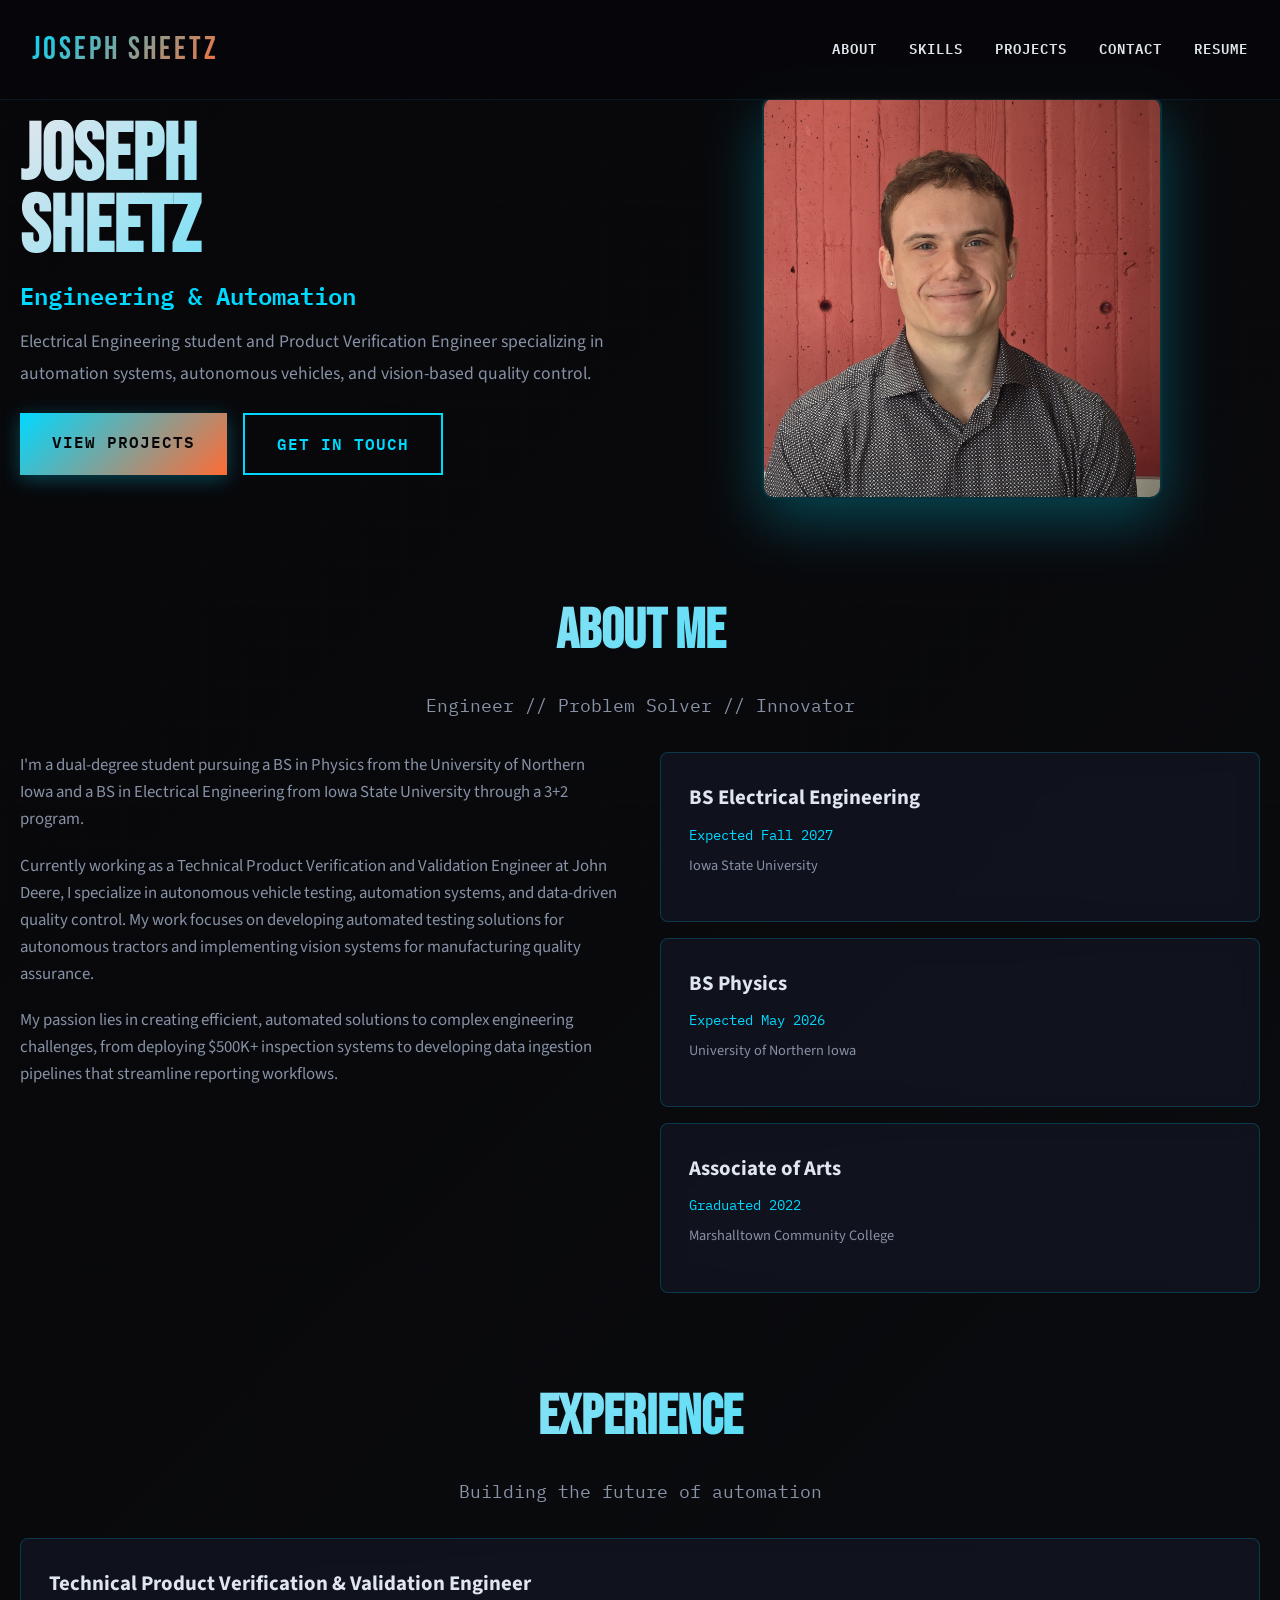
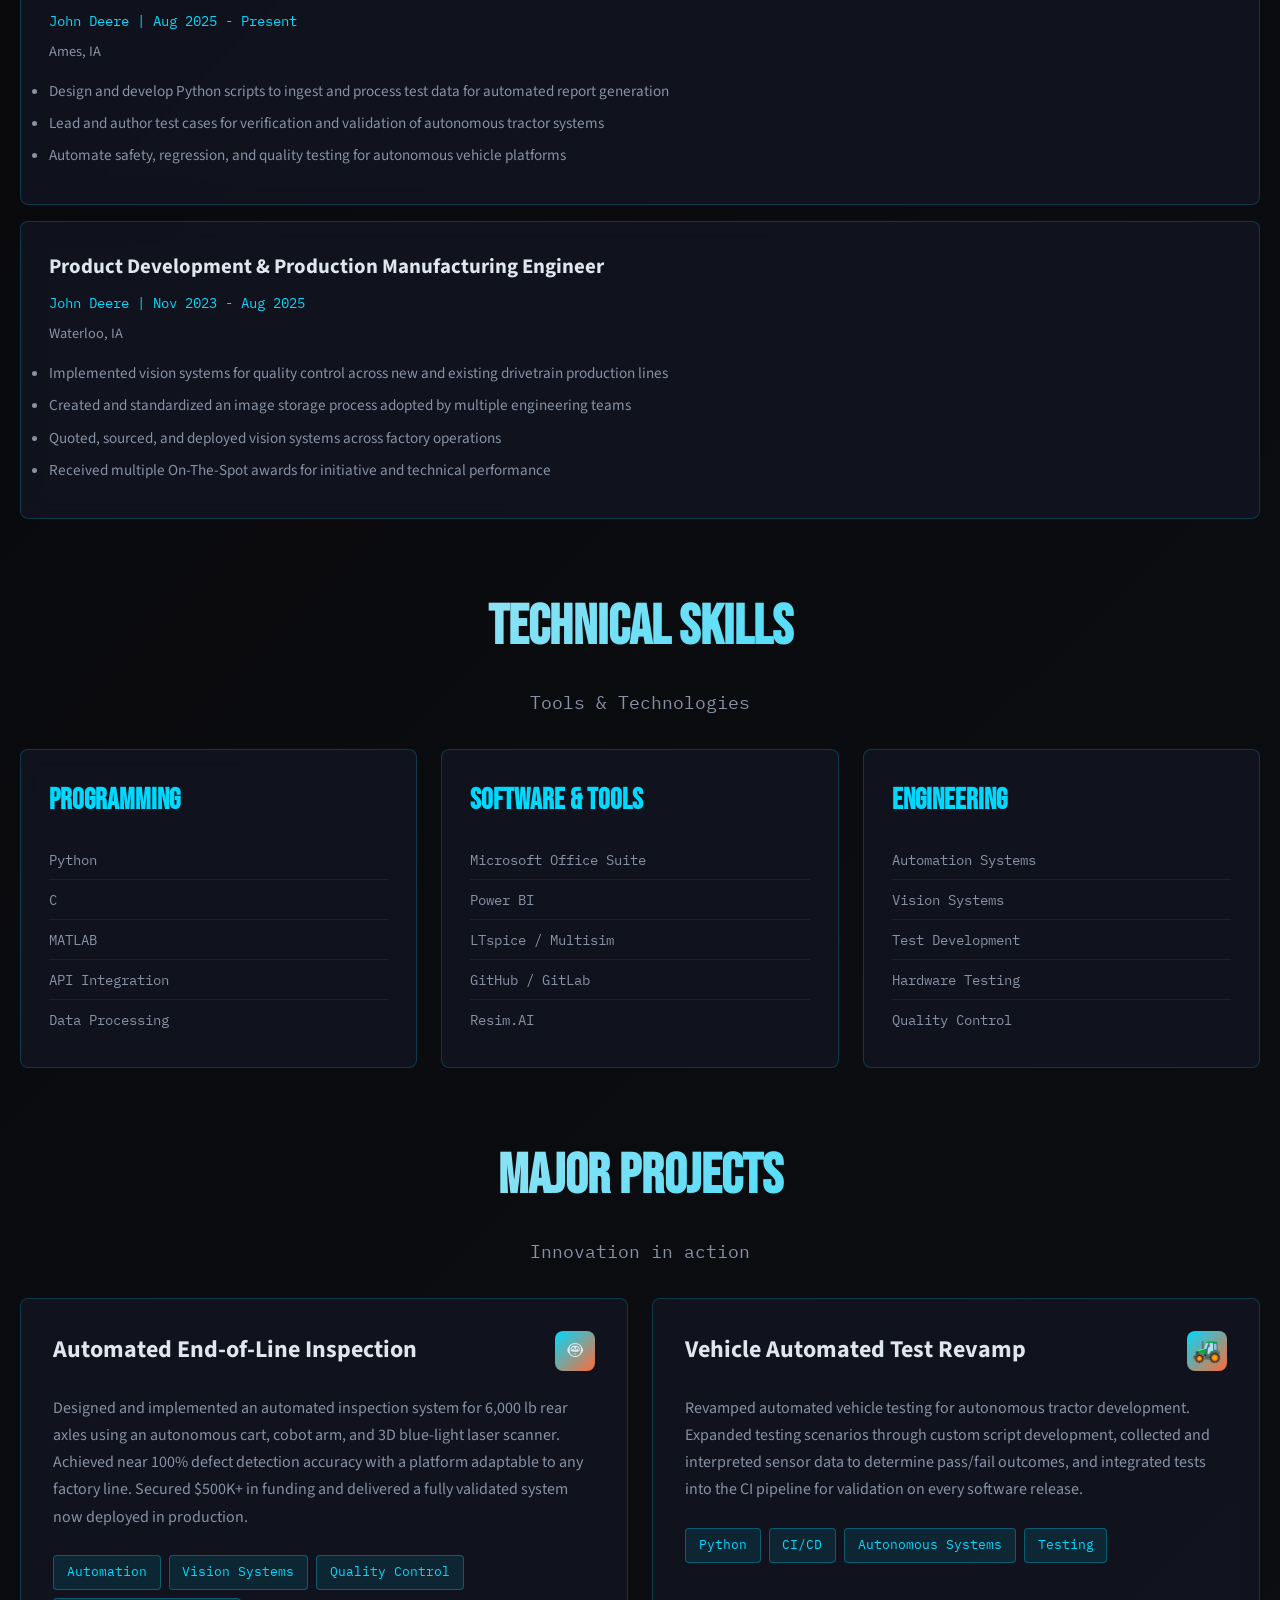
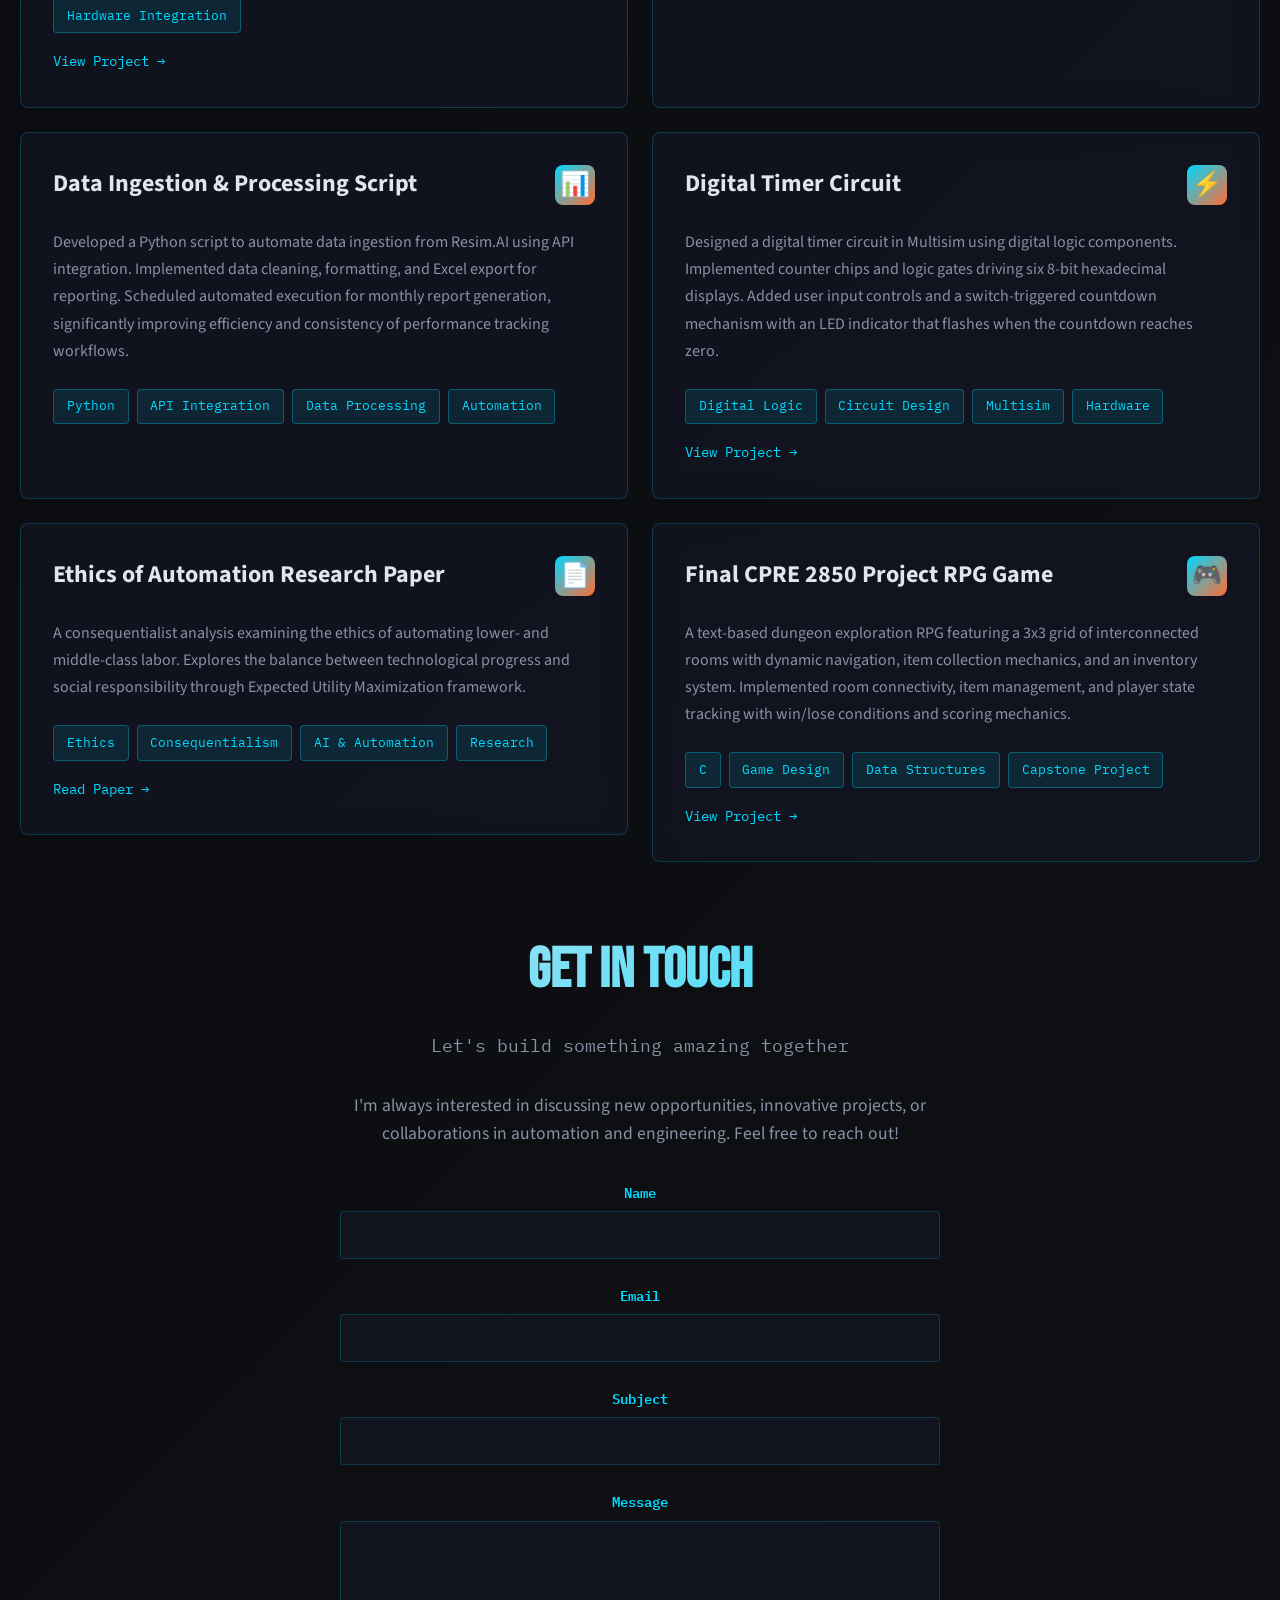
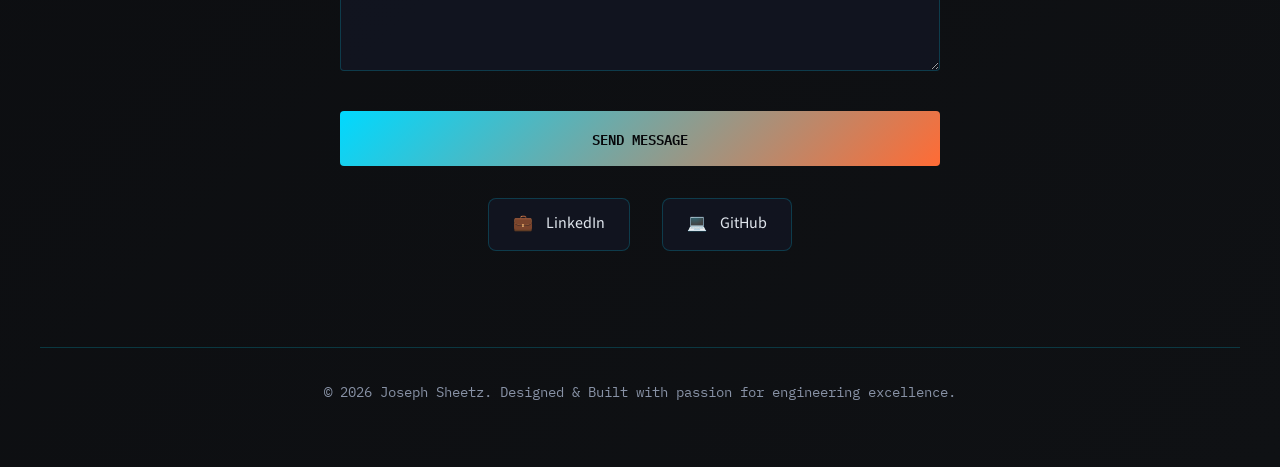
<file: index.html>
<!DOCTYPE html>
<html lang="en">
<head>
    <meta charset="UTF-8">
    <meta name="viewport" content="width=device-width, initial-scale=1.0">
    <title>Joseph Sheetz | Engineering Portfolio</title>
    <link rel="preconnect" href="https://fonts.googleapis.com">
    <link rel="preconnect" href="https://fonts.gstatic.com" crossorigin>
    <link href="https://fonts.googleapis.com/css2?family=Bebas+Neue&family=IBM+Plex+Mono:wght@400;600&family=Source+Sans+3:wght@300;400;600;700&display=swap" rel="stylesheet">
    <link rel="stylesheet" href="assets/css/mobile.css" media="(max-width: 768px)">
    <style>
        :root {
            --primary: #07070a;
            --secondary: #0f1114;
            --accent: #00d9ff;
            --accent-warm: #ff6b35;
            --text: #e0e6ed;
            --text-dim: #8892a6;
            --surface: #0b0d11;
        }

        * {
            margin: 0;
            padding: 0;
            box-sizing: border-box;
        }

        html {
            scroll-padding-top: 80px;
        }

        body {
            font-family: 'Source Sans 3', sans-serif;
            background: linear-gradient(135deg, var(--primary) 0%, var(--secondary) 100%);
            color: var(--text);
            line-height: 1.6;
            overflow-x: hidden;
        }

        /* Modern Black/Gray Layered Grid */
        body::before {
            content: '';
            position: fixed;
            inset: 0;
            width: 100%;
            height: 100%;
            /* Two layered grids: thin subtle lines + faint thicker lines for structure */
            background-image:
                linear-gradient(rgba(255,255,255,0.03) 1px, transparent 1px),
                linear-gradient(90deg, rgba(255,255,255,0.03) 1px, transparent 1px),
                linear-gradient(rgba(255,255,255,0.02) 2px, transparent 2px),
                linear-gradient(90deg, rgba(255,255,255,0.02) 2px, transparent 2px);
            background-size: 40px 40px, 40px 40px, 200px 200px, 200px 200px;
            background-position: 0 0, 0 0, 0 0, 0 0;
            mix-blend-mode: overlay;
            pointer-events: none;
            z-index: 0;
            opacity: 0.9;
            animation: gridMove 40s linear infinite;
        }

        @keyframes gridMove {
            0% { transform: translate(0, 0); }
            100% { transform: translate(40px, 40px); }
        }

        /* Header */
        header {
            position: fixed;
            top: 0;
            left: 0;
            right: 0;
            padding: 1rem 2rem;
            z-index: 100;
            background: rgba(7, 7, 10, 0.9);
            backdrop-filter: blur(2px);
            border-bottom: 1px solid rgba(0, 217, 255, 0.1);
            transition: all 0.3s ease;
        }

        nav {
            max-width: 1400px;
            margin: 0 auto;
            display: flex;
            justify-content: space-between;
            align-items: center;
            padding: 0.5rem 0;
        }

        .logo {
            display: flex;
            align-items: center;
            gap: 0.75rem;
            text-decoration: none;
        }

        .logo-pic {
            width: 40px;
            height: 40px;
            border-radius: 50%;
            object-fit: cover;
            border: 2px solid var(--accent);
            box-shadow: 0 0 10px rgba(0, 217, 255, 0.3);
        }

        .logo-text {
            font-family: 'Bebas Neue', sans-serif;
            font-size: 2rem;
            letter-spacing: 3px;
            background: linear-gradient(135deg, var(--accent), var(--accent-warm));
            -webkit-background-clip: text;
            -webkit-text-fill-color: transparent;
            background-clip: text;
            animation: fadeInDown 1s ease-out;
        }

        .nav-links {
            display: flex;
            gap: 2rem;
            list-style: none;
        }

        .nav-links a {
            color: var(--text);
            text-decoration: none;
            font-family: 'IBM Plex Mono', monospace;
            font-size: 0.9rem;
            font-weight: 600;
            text-transform: uppercase;
            letter-spacing: 1px;
            position: relative;
            transition: color 0.3s ease;
        }

        .nav-links a::after {
            content: '';
            position: absolute;
            bottom: -5px;
            left: 0;
            width: 0;
            height: 2px;
            background: var(--accent);
            transition: width 0.3s ease;
        }

        .nav-links a:hover {
            color: var(--accent);
        }

        .nav-links a:hover::after {
            width: 100%;
        }

        /* Hero Section */
        .hero {
            position: relative;
            max-width: 1400px;
            margin: 0 auto;
            padding: 6rem 1.25rem 2rem;
            display: grid;
            grid-template-columns: 1fr 1fr;
            gap: 3rem;
            align-items: center;
            z-index: 10;
        }

        .hero-content h1 {
            font-family: 'Bebas Neue', sans-serif;
            font-size: 5rem;
            line-height: 0.9;
            margin-bottom: 0.75rem;
            background: linear-gradient(135deg, var(--text) 0%, var(--accent) 100%);
            -webkit-background-clip: text;
            -webkit-text-fill-color: transparent;
            background-clip: text;
            animation: fadeInUp 1s ease-out 0.2s both;
        }

        .hero-content .subtitle {
            font-size: 1.5rem;
            color: var(--accent);
            font-weight: 600;
            margin-bottom: 0.75rem;
            font-family: 'IBM Plex Mono', monospace;
            animation: fadeInUp 1s ease-out 0.4s both;
        }

        .hero-content p {
            font-size: 1.1rem;
            color: var(--text-dim);
            margin-bottom: 1.5rem;
            line-height: 1.8;
            animation: fadeInUp 1s ease-out 0.6s both;
        }

        .hero-buttons {
            display: flex;
            gap: 1rem;
            animation: fadeInUp 1s ease-out 0.8s both;
            margin-top: 1.5rem;
        }

        .btn {
            padding: 1rem 2rem;
            font-family: 'IBM Plex Mono', monospace;
            font-weight: 600;
            text-transform: uppercase;
            letter-spacing: 1px;
            border: none;
            cursor: pointer;
            transition: all 0.3s ease;
            text-decoration: none;
            display: inline-block;
            position: relative;
            overflow: hidden;
        }

        .btn-primary {
            background: linear-gradient(135deg, var(--accent), var(--accent-warm));
            color: var(--primary);
            box-shadow: 0 4px 20px rgba(0, 217, 255, 0.3);
        }

        .btn-primary:hover {
            transform: translateY(-2px);
            box-shadow: 0 6px 30px rgba(0, 217, 255, 0.5);
        }

        .btn-secondary {
            background: transparent;
            color: var(--accent);
            border: 2px solid var(--accent);
        }

        .btn-secondary:hover {
            background: var(--accent);
            color: var(--primary);
            transform: translateY(-2px);
        }

        .hero-visual {
            position: relative;
            animation: fadeIn 1.5s ease-out 0.5s both;
        }

        .profile-container {
            position: relative;
            width: 100%;
            max-width: 400px;
            margin: 0 auto;
        }

        .hero-profile-pic {
            width: 200px;
            height: 200px;
            border-radius: 50%;
            object-fit: cover;
            border: 4px solid var(--accent);
            box-shadow: 0 0 30px rgba(0, 217, 255, 0.4);
            display: block;
            margin: 0 auto 2rem;
            position: relative;
            z-index: 2;
        }

        .profile-bg {
            position: absolute;
            top: -20px;
            left: -20px;
            right: -20px;
            bottom: -20px;
            background: linear-gradient(135deg, var(--accent), var(--accent-warm));
            border-radius: 12px;
            filter: blur(40px);
            opacity: 0.3;
            animation: pulse 3s ease-in-out infinite;
        }

        @keyframes pulse {
            0%, 100% { opacity: 0.3; transform: scale(1); }
            50% { opacity: 0.5; transform: scale(1.05); }
        }

        .profile-picture {
            width: 100%;
            max-width: 400px;
            height: auto;
            border-radius: 12px;
            box-shadow: 0 20px 60px rgba(0, 217, 255, 0.3);
            border: 2px solid rgba(0, 217, 255, 0.2);
            display: block;
            object-fit: cover;
        }

        .stats-grid {
            display: grid;
            grid-template-columns: repeat(2, 1fr);
            gap: 1rem;
            margin-top: 1.5rem;
        }

        .stat-card {
            background: rgba(20, 24, 41, 0.6);
            backdrop-filter: blur(10px);
            border: 1px solid rgba(0, 217, 255, 0.2);
            padding: 1.5rem;
            border-radius: 8px;
            transition: all 0.3s ease;
        }

        .stat-card:hover {
            border-color: var(--accent);
            transform: translateY(-4px);
            box-shadow: 0 8px 20px rgba(0, 217, 255, 0.2);
        }

        .stat-number {
            font-family: 'Bebas Neue', sans-serif;
            font-size: 2.5rem;
            color: var(--accent);
            line-height: 1;
        }

        .stat-label {
            font-size: 0.9rem;
            color: var(--text-dim);
            text-transform: uppercase;
            letter-spacing: 1px;
            font-family: 'IBM Plex Mono', monospace;
        }

        /* Section Styling */
        section {
            position: relative;
            max-width: 1400px;
            margin: 3.5rem auto 4rem auto;
            padding: 0 1.25rem;
            z-index: 10;
        }

        .section-header {
            margin-bottom: 2rem;
            text-align: center;
        }

        .section-title {
            font-family: 'Bebas Neue', sans-serif;
            font-size: 3.5rem;
            margin-bottom: 1rem;
            background: linear-gradient(135deg, var(--text) 0%, var(--accent) 100%);
            -webkit-background-clip: text;
            -webkit-text-fill-color: transparent;
            background-clip: text;
        }

        .section-subtitle {
            font-size: 1.1rem;
            color: var(--text-dim);
            font-family: 'IBM Plex Mono', monospace;
        }

        /* About Section */
        .about-content {
            display: grid;
            grid-template-columns: 1fr 1fr;
            gap: 2.5rem;
            align-items: start;
        }

        .about-text p {
            margin-bottom: 1.25rem;
            color: var(--text-dim);
            font-size: 1.05rem;
        }

        .education-card, .experience-card {
            background: rgba(20, 24, 41, 0.6);
            backdrop-filter: blur(10px);
            border: 1px solid rgba(0, 217, 255, 0.2);
            padding: 1.75rem;
            border-radius: 8px;
            margin-bottom: 1rem;
            transition: all 0.3s ease;
        }

        .education-card:hover, .experience-card:hover {
            border-color: var(--accent);
            transform: translateX(10px);
        }

        .card-title {
            font-size: 1.3rem;
            font-weight: 700;
            color: var(--text);
            margin-bottom: 0.5rem;
        }

        .card-meta {
            font-family: 'IBM Plex Mono', monospace;
            font-size: 0.9rem;
            color: var(--accent);
            margin-bottom: 0.5rem;
        }

        .card-location {
            color: var(--text-dim);
            font-size: 0.9rem;
            margin-bottom: 1rem;
        }

        .card-description {
            color: var(--text-dim);
            font-size: 0.95rem;
            line-height: 1.6;
        }

        .card-description li {
            margin-bottom: 0.5rem;
        }

        /* Skills Section */
        .skills-grid {
            display: grid;
            grid-template-columns: repeat(3, 1fr);
            gap: 1.5rem;
        }

        .skill-category {
            background: rgba(20, 24, 41, 0.6);
            backdrop-filter: blur(10px);
            border: 1px solid rgba(0, 217, 255, 0.2);
            padding: 1.75rem;
            border-radius: 8px;
            transition: all 0.3s ease;
        }

        .skill-category:hover {
            border-color: var(--accent);
            transform: translateY(-8px);
            box-shadow: 0 12px 30px rgba(0, 217, 255, 0.2);
        }

        .skill-category h3 {
            font-family: 'Bebas Neue', sans-serif;
            font-size: 1.8rem;
            color: var(--accent);
            margin-bottom: 1rem;
        }

        .skill-list {
            list-style: none;
        }

        .skill-list li {
            color: var(--text-dim);
            padding: 0.5rem 0;
            border-bottom: 1px solid rgba(0, 217, 255, 0.1);
            font-family: 'IBM Plex Mono', monospace;
            font-size: 0.9rem;
        }

        .skill-list li:last-child {
            border-bottom: none;
        }

        /* Projects Section */
        .projects-grid {
            display: grid;
            grid-template-columns: repeat(2, 1fr);
            gap: 1.5rem;
        }

        .project-card {
            background: rgba(20, 24, 41, 0.6);
            backdrop-filter: blur(10px);
            border: 1px solid rgba(0, 217, 255, 0.2);
            border-radius: 8px;
            padding: 2rem;
            transition: all 0.4s ease;
            position: relative;
            overflow: hidden;
        }

        .project-card::before {
            content: '';
            position: absolute;
            top: 0;
            left: 0;
            width: 100%;
            height: 4px;
            background: linear-gradient(90deg, var(--accent), var(--accent-warm));
            transform: scaleX(0);
            transform-origin: left;
            transition: transform 0.4s ease;
        }

        .project-card:hover::before {
            transform: scaleX(1);
        }

        .project-card:hover {
            border-color: var(--accent);
            transform: translateY(-10px);
            box-shadow: 0 16px 40px rgba(0, 217, 255, 0.25);
        }

        .project-header {
            display: flex;
            justify-content: space-between;
            align-items: start;
            margin-bottom: 1.5rem;
        }

        .project-title {
            font-size: 1.5rem;
            font-weight: 700;
            color: var(--text);
        }

        .project-icon {
            width: 40px;
            height: 40px;
            background: linear-gradient(135deg, var(--accent), var(--accent-warm));
            border-radius: 8px;
            display: flex;
            align-items: center;
            justify-content: center;
            font-size: 1.5rem;
        }

        .project-description {
            color: var(--text-dim);
            margin-bottom: 1.5rem;
            line-height: 1.7;
        }

        .project-tags {
            display: flex;
            flex-wrap: wrap;
            gap: 0.5rem;
        }

        .tag {
            background: rgba(0, 217, 255, 0.1);
            color: var(--accent);
            padding: 0.4rem 0.8rem;
            border-radius: 4px;
            font-size: 0.8rem;
            font-family: 'IBM Plex Mono', monospace;
            border: 1px solid rgba(0, 217, 255, 0.3);
        }

        .project-card-link {
            text-decoration: none;
            color: inherit;
            display: block;
            cursor: pointer;
        }

        .project-card-link .project-card {
            cursor: pointer;
        }

        .project-card-link .view-project {
            display: inline-flex;
            align-items: center;
            gap: 0.5rem;
            color: var(--accent);
            font-family: 'IBM Plex Mono', monospace;
            font-size: 0.9rem;
            margin-top: 1rem;
            transition: all 0.3s ease;
        }

        .project-card-link .view-project::after {
            content: '→';
            transition: transform 0.3s ease;
        }

        .project-card-link:hover .view-project::after {
            transform: translateX(5px);
        }

        /* Contact Section */
        .contact-content {
            text-align: center;
            max-width: 600px;
            margin: 0 auto;
        }

        .contact-links {
            display: flex;
            justify-content: center;
            gap: 1.5rem;
            margin-top: 1.5rem;
        }

        .contact-link {
            display: flex;
            align-items: center;
            gap: 0.8rem;
            padding: 1rem 2rem;
            background: rgba(20, 24, 41, 0.6);
            backdrop-filter: blur(10px);
            border: 1px solid rgba(0, 217, 255, 0.2);
            border-radius: 8px;
            color: var(--text);
            text-decoration: none;
            font-family: 'IBM Plex Mono', monospace;
            transition: all 0.3s ease;
            cursor: pointer;
        }

        .contact-link:hover {
            border-color: var(--accent);
            transform: translateY(-4px);
            box-shadow: 0 8px 20px rgba(0, 217, 255, 0.2);
            color: var(--accent);
        }

        /* Footer */
        footer {
            position: relative;
            max-width: 1200px;
            margin: 6rem auto 2rem;
            padding: 2rem;
            text-align: center;
            color: var(--text-dim);
            font-family: 'IBM Plex Mono', monospace;
            font-size: 0.9rem;
            border-top: 1px solid rgba(0, 217, 255, 0.2);
            z-index: 10;
        }

        /* Animations */
        @keyframes fadeInUp {
            from {
                opacity: 0;
                transform: translateY(30px);
            }
            to {
                opacity: 1;
                transform: translateY(0);
            }
        }

        @keyframes fadeInDown {
            from {
                opacity: 0;
                transform: translateY(-30px);
            }
            to {
                opacity: 1;
                transform: translateY(0);
            }
        }

        @keyframes fadeIn {
            from { opacity: 0; }
            to { opacity: 1; }
        }

        /* Contact Form Styles */
        .contact-form {
            max-width: 600px;
            margin: 0 auto;
            display: flex;
            flex-direction: column;
            gap: 1.5rem;
        }

        .form-group {
            display: flex;
            flex-direction: column;
            gap: 0.5rem;
        }

        .form-group label {
            color: var(--accent);
            font-family: 'IBM Plex Mono', monospace;
            font-size: 0.9rem;
            font-weight: 600;
        }

        .form-group input,
        .form-group textarea {
            padding: 0.75rem 1rem;
            background: rgba(20, 24, 41, 0.6);
            border: 1px solid rgba(0, 217, 255, 0.2);
            border-radius: 4px;
            color: var(--text);
            font-family: 'Source Sans 3', sans-serif;
            font-size: 1rem;
            transition: all 0.3s ease;
        }

        .form-group input:focus,
        .form-group textarea:focus {
            outline: none;
            border-color: var(--accent);
            box-shadow: 0 0 10px rgba(0, 217, 255, 0.2);
            background: rgba(20, 24, 41, 0.8);
        }

        .form-group textarea {
            resize: vertical;
            min-height: 150px;
        }

        .contact-buttons {
            display: flex;
            gap: 1rem;
            margin-top: 1rem;
        }

        .btn-submit {
            flex: 1;
            padding: 1rem;
            background: linear-gradient(135deg, var(--accent), var(--accent-warm));
            color: var(--primary);
            border: none;
            border-radius: 4px;
            font-family: 'IBM Plex Mono', monospace;
            font-weight: 600;
            font-size: 0.9rem;
            text-transform: uppercase;
            cursor: pointer;
            transition: all 0.3s ease;
        }

        .btn-submit:hover {
            transform: translateY(-2px);
            box-shadow: 0 6px 20px rgba(0, 217, 255, 0.4);
        }

        .btn-submit:disabled {
            opacity: 0.6;
            cursor: not-allowed;
            transform: none;
        }

        .form-status {
            text-align: center;
            padding: 1rem;
            border-radius: 4px;
            display: none;
        }

        .form-status.success {
            display: block;
            background: rgba(0, 217, 255, 0.1);
            color: var(--accent);
            border: 1px solid rgba(0, 217, 255, 0.3);
        }

        .form-status.error {
            display: block;
            background: rgba(255, 107, 53, 0.1);
            color: var(--accent-warm);
            border: 1px solid rgba(255, 107, 53, 0.3);
        }

        .social-links {
            display: flex;
            justify-content: center;
            gap: 2rem;
            margin-top: 2rem;
        }

        .social-link {
            display: flex;
            align-items: center;
            gap: 0.8rem;
            padding: 0.8rem 1.5rem;
            background: rgba(20, 24, 41, 0.6);
            border: 1px solid rgba(0, 217, 255, 0.2);
            border-radius: 8px;
            color: var(--text);
            text-decoration: none;
            transition: all 0.3s ease;
            cursor: pointer;
        }

        .social-link:hover {
            border-color: var(--accent);
            color: var(--accent);
            transform: translateY(-2px);
            box-shadow: 0 4px 12px rgba(0, 217, 255, 0.2);
        }

        /* Responsive */
        @media (max-width: 768px) {
            .hero {
                grid-template-columns: 1fr;
                gap: 2rem;
            }

            .hero-content h1 {
                font-size: 3.5rem;
            }

            .hero-profile-pic {
                width: 150px;
                height: 150px;
            }

            .logo-pic {
                width: 32px;
                height: 32px;
            }

            .logo-text {
                font-size: 1.5rem;
            }

            .about-content {
                grid-template-columns: 1fr;
            }

            .skills-grid {
                grid-template-columns: 1fr;
            }

            .projects-grid {
                grid-template-columns: 1fr;
            }

            .nav-links {
                gap: 1rem;
            }

            .nav-links a {
                font-size: 0.8rem;
            }

            .contact-links {
                flex-direction: column;
                align-items: center;
            }
        }

        /* Scroll reveal */
        .reveal {
            opacity: 0;
            transform: translateY(30px);
            transition: all 0.8s ease;
        }

        .reveal.active {
            opacity: 1;
            transform: translateY(0);
        }
    </style>
</head>
<body>
    <header>
        <nav>
            <div class="logo">
                <span class="logo-text">Joseph Sheetz</span>
            </div>
            <ul class="nav-links">
                <li><a href="#about">About</a></li>
                <li><a href="#skills">Skills</a></li>
                <li><a href="#projects">Projects</a></li>
                <li><a href="#contact">Contact</a></li>
                <li><a href="resume.html">Resume</a></li>
            </ul>
        </nav>
    </header>

    <section class="hero">
        <div class="hero-content">
            <h1>Joseph<br>Sheetz</h1>
            <div class="subtitle">Engineering & Automation</div>
            <p>Electrical Engineering student and Product Verification Engineer specializing in automation systems, autonomous vehicles, and vision-based quality control.</p>
            <div class="hero-buttons">
                <a href="#projects" class="btn btn-primary">View Projects</a>
                <a href="#contact" class="btn btn-secondary">Get in Touch</a>
            </div>
        </div>
        <div class="hero-visual">
            <div class="profile-container">
                <img src="pofpic.JPG" alt="Joseph Sheetz" class="profile-picture">
            </div>
        </div>
    </section>

    <section id="about" class="reveal">
        <div class="section-header">
            <h2 class="section-title">About Me</h2>
            <p class="section-subtitle">Engineer // Problem Solver // Innovator</p>
        </div>
        <div class="about-content">
            <div class="about-text">
                <p>I'm a dual-degree student pursuing a BS in Physics from the University of Northern Iowa and a BS in Electrical Engineering from Iowa State University through a 3+2 program.</p>
                <p>Currently working as a Technical Product Verification and Validation Engineer at John Deere, I specialize in autonomous vehicle testing, automation systems, and data-driven quality control. My work focuses on developing automated testing solutions for autonomous tractors and implementing vision systems for manufacturing quality assurance.</p>
                <p>My passion lies in creating efficient, automated solutions to complex engineering challenges, from deploying $500K+ inspection systems to developing data ingestion pipelines that streamline reporting workflows.</p>
            </div>
            <div class="about-cards">
                <div class="education-card">
                    <div class="card-title">BS Electrical Engineering</div>
                    <div class="card-meta">Expected Fall 2027</div>
                    <div class="card-location">Iowa State University</div>
                </div>
                <div class="education-card">
                    <div class="card-title">BS Physics</div>
                    <div class="card-meta">Expected May 2026</div>
                    <div class="card-location">University of Northern Iowa</div>
                </div>
                <div class="education-card">
                    <div class="card-title">Associate of Arts</div>
                    <div class="card-meta">Graduated 2022</div>
                    <div class="card-location">Marshalltown Community College</div>
                </div>
            </div>
        </div>
    </section>

    <section id="experience" class="reveal">
        <div class="section-header">
            <h2 class="section-title">Experience</h2>
            <p class="section-subtitle">Building the future of automation</p>
        </div>
        <div class="experience-card">
            <div class="card-title">Technical Product Verification & Validation Engineer</div>
            <div class="card-meta">John Deere | Aug 2025 - Present</div>
            <div class="card-location">Ames, IA</div>
            <ul class="card-description">
                <li>Design and develop Python scripts to ingest and process test data for automated report generation</li>
                <li>Lead and author test cases for verification and validation of autonomous tractor systems</li>
                <li>Automate safety, regression, and quality testing for autonomous vehicle platforms</li>
            </ul>
        </div>
        <div class="experience-card">
            <div class="card-title">Product Development & Production Manufacturing Engineer</div>
            <div class="card-meta">John Deere | Nov 2023 - Aug 2025</div>
            <div class="card-location">Waterloo, IA</div>
            <ul class="card-description">
                <li>Implemented vision systems for quality control across new and existing drivetrain production lines</li>
                <li>Created and standardized an image storage process adopted by multiple engineering teams</li>
                <li>Quoted, sourced, and deployed vision systems across factory operations</li>
                <li>Received multiple On-The-Spot awards for initiative and technical performance</li>
            </ul>
        </div>
    </section>

    <section id="skills" class="reveal">
        <div class="section-header">
            <h2 class="section-title">Technical Skills</h2>
            <p class="section-subtitle">Tools & Technologies</p>
        </div>
        <div class="skills-grid">
            <div class="skill-category">
                <h3>Programming</h3>
                <ul class="skill-list">
                    <li>Python</li>
                    <li>C</li>
                    <li>MATLAB</li>
                    <li>API Integration</li>
                    <li>Data Processing</li>
                </ul>
            </div>
            <div class="skill-category">
                <h3>Software & Tools</h3>
                <ul class="skill-list">
                    <li>Microsoft Office Suite</li>
                    <li>Power BI</li>
                    <li>LTspice / Multisim</li>
                    <li>GitHub / GitLab</li>
                    <li>Resim.AI</li>
                </ul>
            </div>
            <div class="skill-category">
                <h3>Engineering</h3>
                <ul class="skill-list">
                    <li>Automation Systems</li>
                    <li>Vision Systems</li>
                    <li>Test Development</li>
                    <li>Hardware Testing</li>
                    <li>Quality Control</li>
                </ul>
            </div>
        </div>
    </section>

    <section id="projects" class="reveal">
        <div class="section-header">
            <h2 class="section-title">Major Projects</h2>
            <p class="section-subtitle">Innovation in action</p>
        </div>
        <div class="projects-grid">
            <a href="automated-eol-inspection.html" class="project-card-link">
                <div class="project-card">
                    <div class="project-header">
                        <h3 class="project-title">Automated End-of-Line Inspection</h3>
                        <div class="project-icon">🤖</div>
                    </div>
                    <p class="project-description">
                        Designed and implemented an automated inspection system for 6,000 lb rear axles using an autonomous cart, cobot arm, and 3D blue-light laser scanner. Achieved near 100% defect detection accuracy with a platform adaptable to any factory line. Secured $500K+ in funding and delivered a fully validated system now deployed in production.
                    </p>
                    <div class="project-tags">
                        <span class="tag">Automation</span>
                        <span class="tag">Vision Systems</span>
                        <span class="tag">Quality Control</span>
                        <span class="tag">Hardware Integration</span>
                    </div>
                    <span class="view-project">View Project</span>
                </div>
            </a>

            <div class="project-card">
                <div class="project-header">
                    <h3 class="project-title">Vehicle Automated Test Revamp</h3>
                    <div class="project-icon">🚜</div>
                </div>
                <p class="project-description">
                    Revamped automated vehicle testing for autonomous tractor development. Expanded testing scenarios through custom script development, collected and interpreted sensor data to determine pass/fail outcomes, and integrated tests into the CI pipeline for validation on every software release.
                </p>
                <div class="project-tags">
                    <span class="tag">Python</span>
                    <span class="tag">CI/CD</span>
                    <span class="tag">Autonomous Systems</span>
                    <span class="tag">Testing</span>
                </div>
            </div>

            <div class="project-card">
                <div class="project-header">
                    <h3 class="project-title">Data Ingestion & Processing Script</h3>
                    <div class="project-icon">📊</div>
                </div>
                <p class="project-description">
                    Developed a Python script to automate data ingestion from Resim.AI using API integration. Implemented data cleaning, formatting, and Excel export for reporting. Scheduled automated execution for monthly report generation, significantly improving efficiency and consistency of performance tracking workflows.
                </p>
                <div class="project-tags">
                    <span class="tag">Python</span>
                    <span class="tag">API Integration</span>
                    <span class="tag">Data Processing</span>
                    <span class="tag">Automation</span>
                </div>
            </div>

            <a href="timer-circuit.html" class="project-card-link">
                <div class="project-card">
                    <div class="project-header">
                        <h3 class="project-title">Digital Timer Circuit</h3>
                        <div class="project-icon">⚡</div>
                    </div>
                    <p class="project-description">
                        Designed a digital timer circuit in Multisim using digital logic components. Implemented counter chips and logic gates driving six 8-bit hexadecimal displays. Added user input controls and a switch-triggered countdown mechanism with an LED indicator that flashes when the countdown reaches zero.
                    </p>
                    <div class="project-tags">
                        <span class="tag">Digital Logic</span>
                        <span class="tag">Circuit Design</span>
                        <span class="tag">Multisim</span>
                        <span class="tag">Hardware</span>
                    </div>
                    <span class="view-project">View Project</span>
                </div>
            </a>

            <a href="final-paper.html" class="project-card-link">
                <div class="project-card">
                    <div class="project-header">
                        <h3 class="project-title">Ethics of Automation Research Paper</h3>
                        <div class="project-icon">📄</div>
                    </div>
                    <p class="project-description">
                        A consequentialist analysis examining the ethics of automating lower- and middle-class labor. Explores the balance between technological progress and social responsibility through Expected Utility Maximization framework.
                    </p>
                    <div class="project-tags">
                        <span class="tag">Ethics</span>
                        <span class="tag">Consequentialism</span>
                        <span class="tag">AI & Automation</span>
                        <span class="tag">Research</span>
                    </div>
                    <span class="view-project">Read Paper</span>
                </div>
            </a>

            <a href="rpg-game.html" class="project-card-link">
                <div class="project-card">
                    <div class="project-header">
                        <h3 class="project-title">Final CPRE 2850 Project RPG Game</h3>
                        <div class="project-icon">🎮</div>
                    </div>
                    <p class="project-description">
                        A text-based dungeon exploration RPG featuring a 3x3 grid of interconnected rooms with dynamic navigation, item collection mechanics, and an inventory system. Implemented room connectivity, item management, and player state tracking with win/lose conditions and scoring mechanics.
                    </p>
                    <div class="project-tags">
                        <span class="tag">C</span>
                        <span class="tag">Game Design</span>
                        <span class="tag">Data Structures</span>
                        <span class="tag">Capstone Project</span>
                    </div>
                    <span class="view-project">View Project</span>
                </div>
            </a>
        </div>
    </section>

    <section id="contact" class="reveal">
        <div class="section-header">
            <h2 class="section-title">Get In Touch</h2>
            <p class="section-subtitle">Let's build something amazing together</p>
        </div>
        <div class="contact-content">
            <p style="color: var(--text-dim); margin-bottom: 2rem; font-size: 1.1rem;">
                I'm always interested in discussing new opportunities, innovative projects, or collaborations in automation and engineering. Feel free to reach out!
            </p>
            <form class="contact-form" id="contactForm">
                <div class="form-group">
                    <label for="name">Name</label>
                    <input type="text" id="name" name="name" required>
                </div>
                <div class="form-group">
                    <label for="email">Email</label>
                    <input type="email" id="email" name="email" required>
                </div>
                <div class="form-group">
                    <label for="subject">Subject</label>
                    <input type="text" id="subject" name="subject" required>
                </div>
                <div class="form-group">
                    <label for="message">Message</label>
                    <textarea id="message" name="message" required></textarea>
                </div>
                <div class="form-status" id="formStatus"></div>
                <div class="contact-buttons">
                    <button type="submit" class="btn-submit">Send Message</button>
                </div>
            </form>
            <div class="social-links">
                <a href="https://www.linkedin.com/in/joseph-sheetz-bb5500370/" target="_blank" rel="noopener noreferrer" class="social-link">
                    <span>💼</span>
                    <span>LinkedIn</span>
                </a>
                <a href="https://github.com/Sheetjaa" target="_blank" rel="noopener noreferrer" class="social-link">
                    <span>💻</span>
                    <span>GitHub</span>
                </a>
            </div>
        </div>
    </section>

    <footer>
        <p>&copy; 2026 Joseph Sheetz. Designed & Built with passion for engineering excellence.</p>
    </footer>

    <script>
        // Contact form handling
        const contactForm = document.getElementById('contactForm');
        if (contactForm) {
            contactForm.addEventListener('submit', function(e) {
                e.preventDefault();
                
                const formStatus = document.getElementById('formStatus');
                const submitButton = this.querySelector('.btn-submit');
                
                // Disable submit button
                submitButton.disabled = true;
                submitButton.textContent = 'Sending...';
                
                // Get form data
                const formData = new FormData(this);
                
                // Send to formspree
                fetch('https://formspree.io/f/maqdjrbg', {
                    method: 'POST',
                    body: formData,
                    headers: {
                        'Accept': 'application/json'
                    }
                })
                .then(response => {
                    if (response.ok) {
                        formStatus.textContent = 'Thank you! Your message has been sent successfully. I\'ll get back to you soon.';
                        formStatus.classList.add('success');
                        formStatus.classList.remove('error');
                        contactForm.reset();
                        submitButton.textContent = 'Send Message';
                        submitButton.disabled = false;
                        
                        // Clear success message after 5 seconds
                        setTimeout(() => {
                            formStatus.classList.remove('success');
                        }, 5000);
                    } else {
                        throw new Error('Form submission failed');
                    }
                })
                .catch(error => {
                    formStatus.textContent = 'Something went wrong. Please try again later or contact me via LinkedIn.';
                    formStatus.classList.add('error');
                    formStatus.classList.remove('success');
                    submitButton.textContent = 'Send Message';
                    submitButton.disabled = false;
                });
            });
        }

        // Smooth scrolling for navigation links
        document.querySelectorAll('a[href^="#"]').forEach(anchor => {
            anchor.addEventListener('click', function (e) {
                e.preventDefault();
                const target = document.querySelector(this.getAttribute('href'));
                if (target) {
                    target.scrollIntoView({
                        behavior: 'smooth',
                        block: 'start'
                    });
                }
            });
        });

        // Scroll reveal animation
        const reveals = document.querySelectorAll('.reveal');
        
        function checkReveal() {
            const windowHeight = window.innerHeight;
            reveals.forEach(reveal => {
                const elementTop = reveal.getBoundingClientRect().top;
                const elementVisible = 150;
                
                if (elementTop < windowHeight - elementVisible) {
                    reveal.classList.add('active');
                }
            });
        }

        window.addEventListener('scroll', checkReveal);
        checkReveal(); // Check on load

        // Add active state to nav links on scroll
        window.addEventListener('scroll', () => {
            let current = '';
            const sections = document.querySelectorAll('section[id]');
            
            sections.forEach(section => {
                const sectionTop = section.offsetTop;
                const sectionHeight = section.clientHeight;
                if (pageYOffset >= sectionTop - 200) {
                    current = section.getAttribute('id');
                }
            });

            document.querySelectorAll('.nav-links a').forEach(link => {
                link.classList.remove('active');
                if (link.getAttribute('href').substring(1) === current) {
                    link.classList.add('active');
                }
            });
        });
    </script>
</body>
</html>
</file>
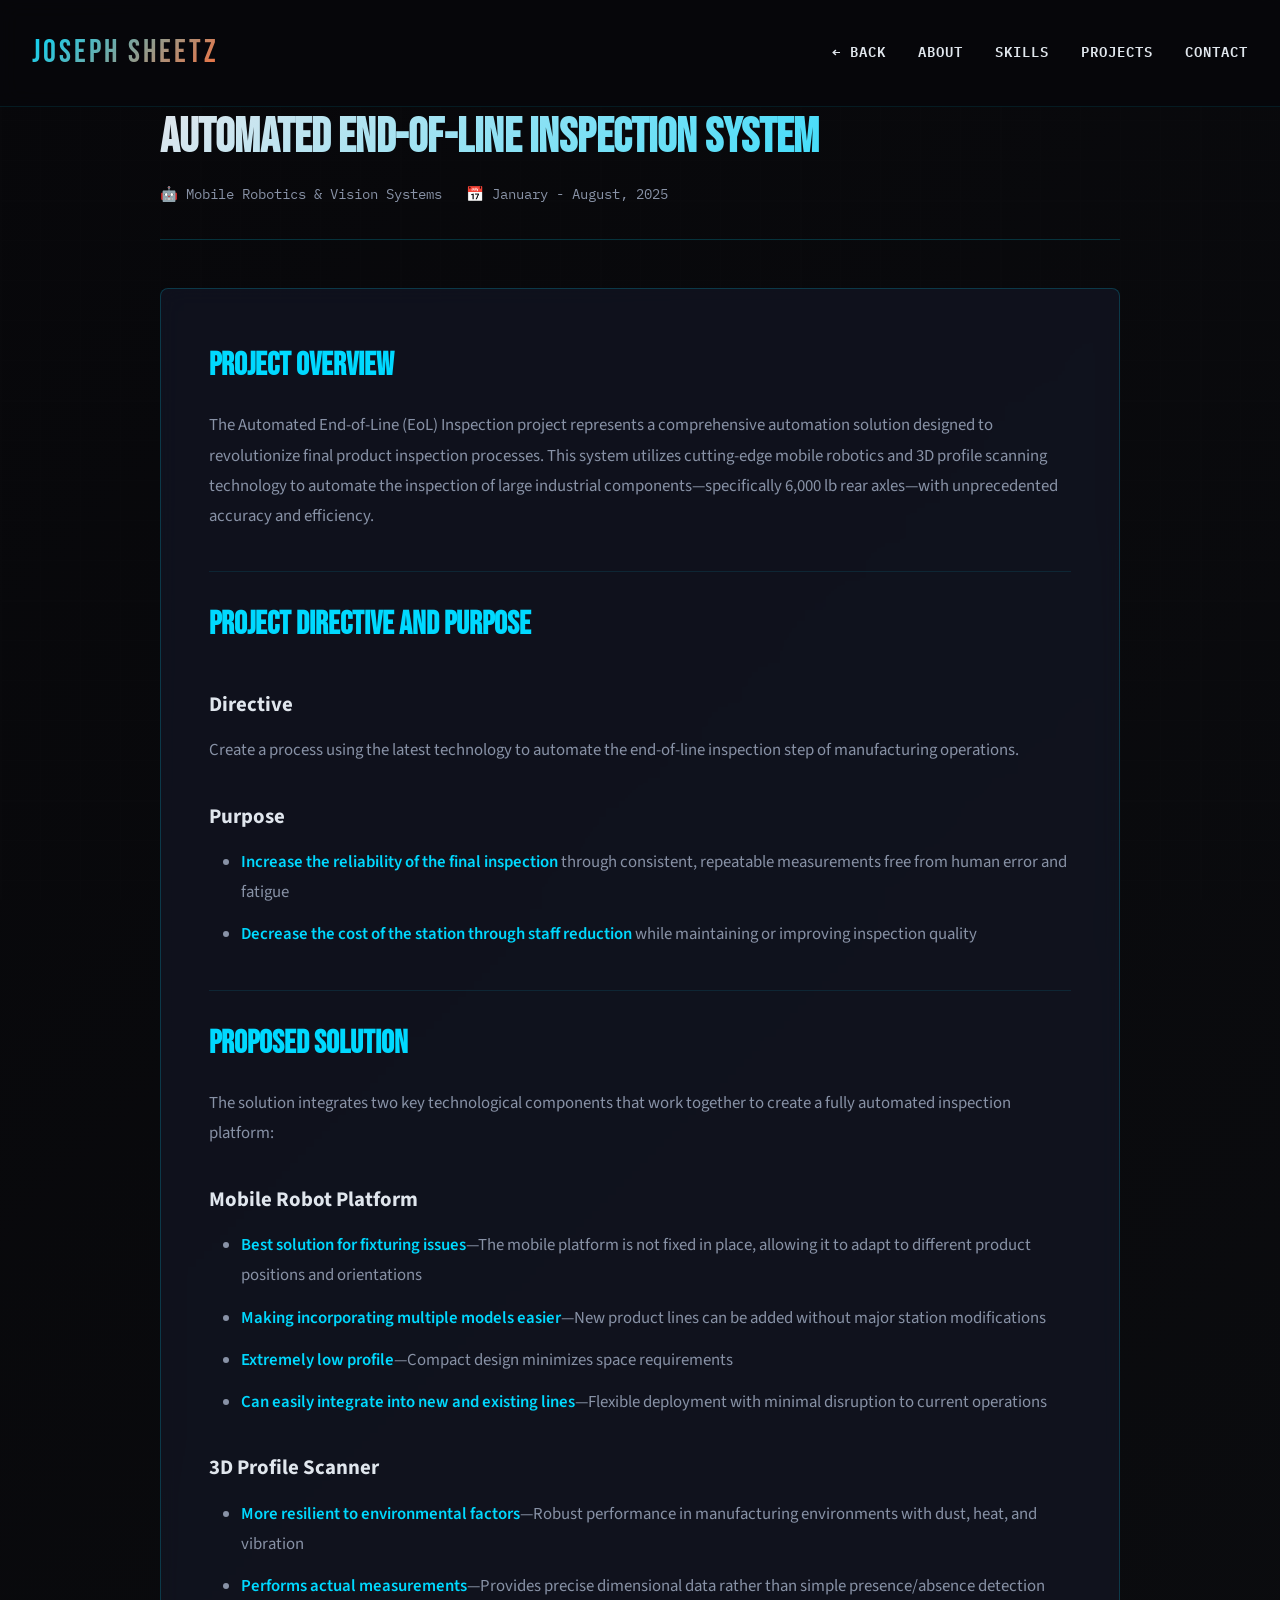
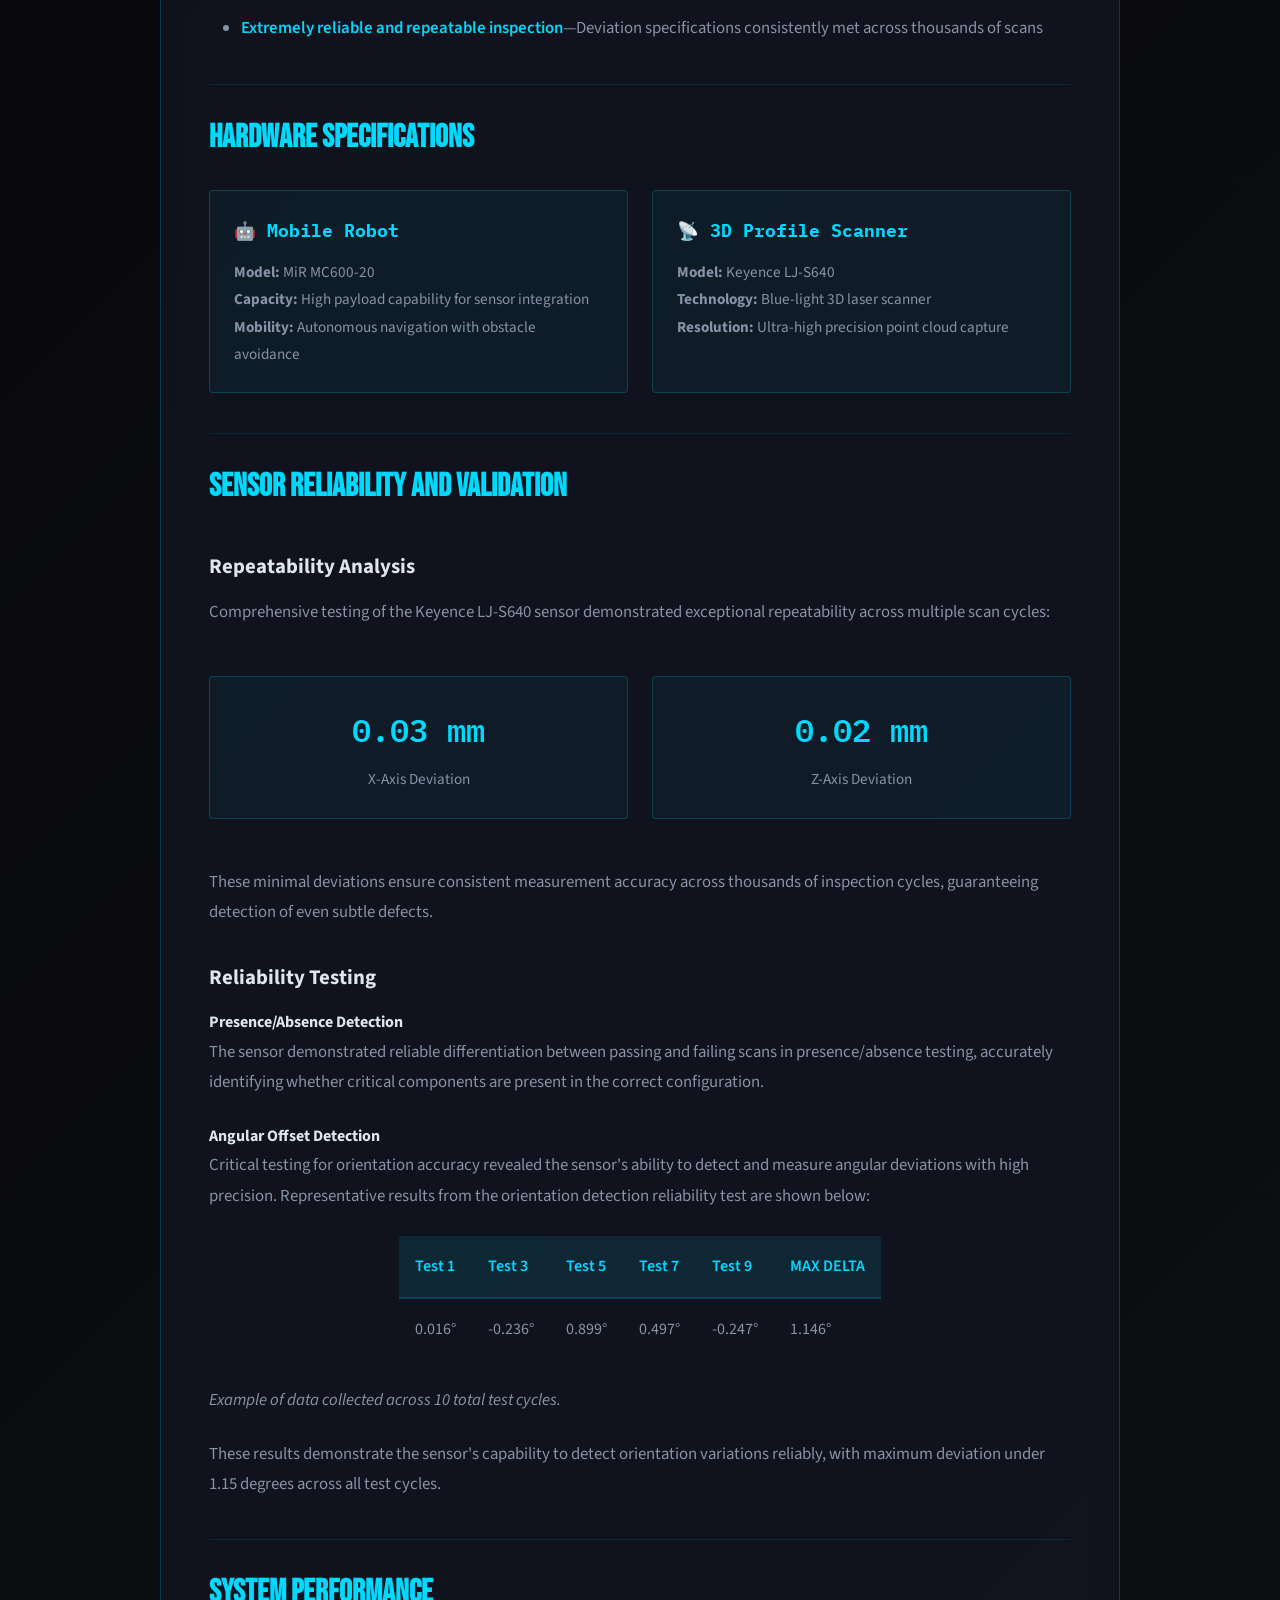
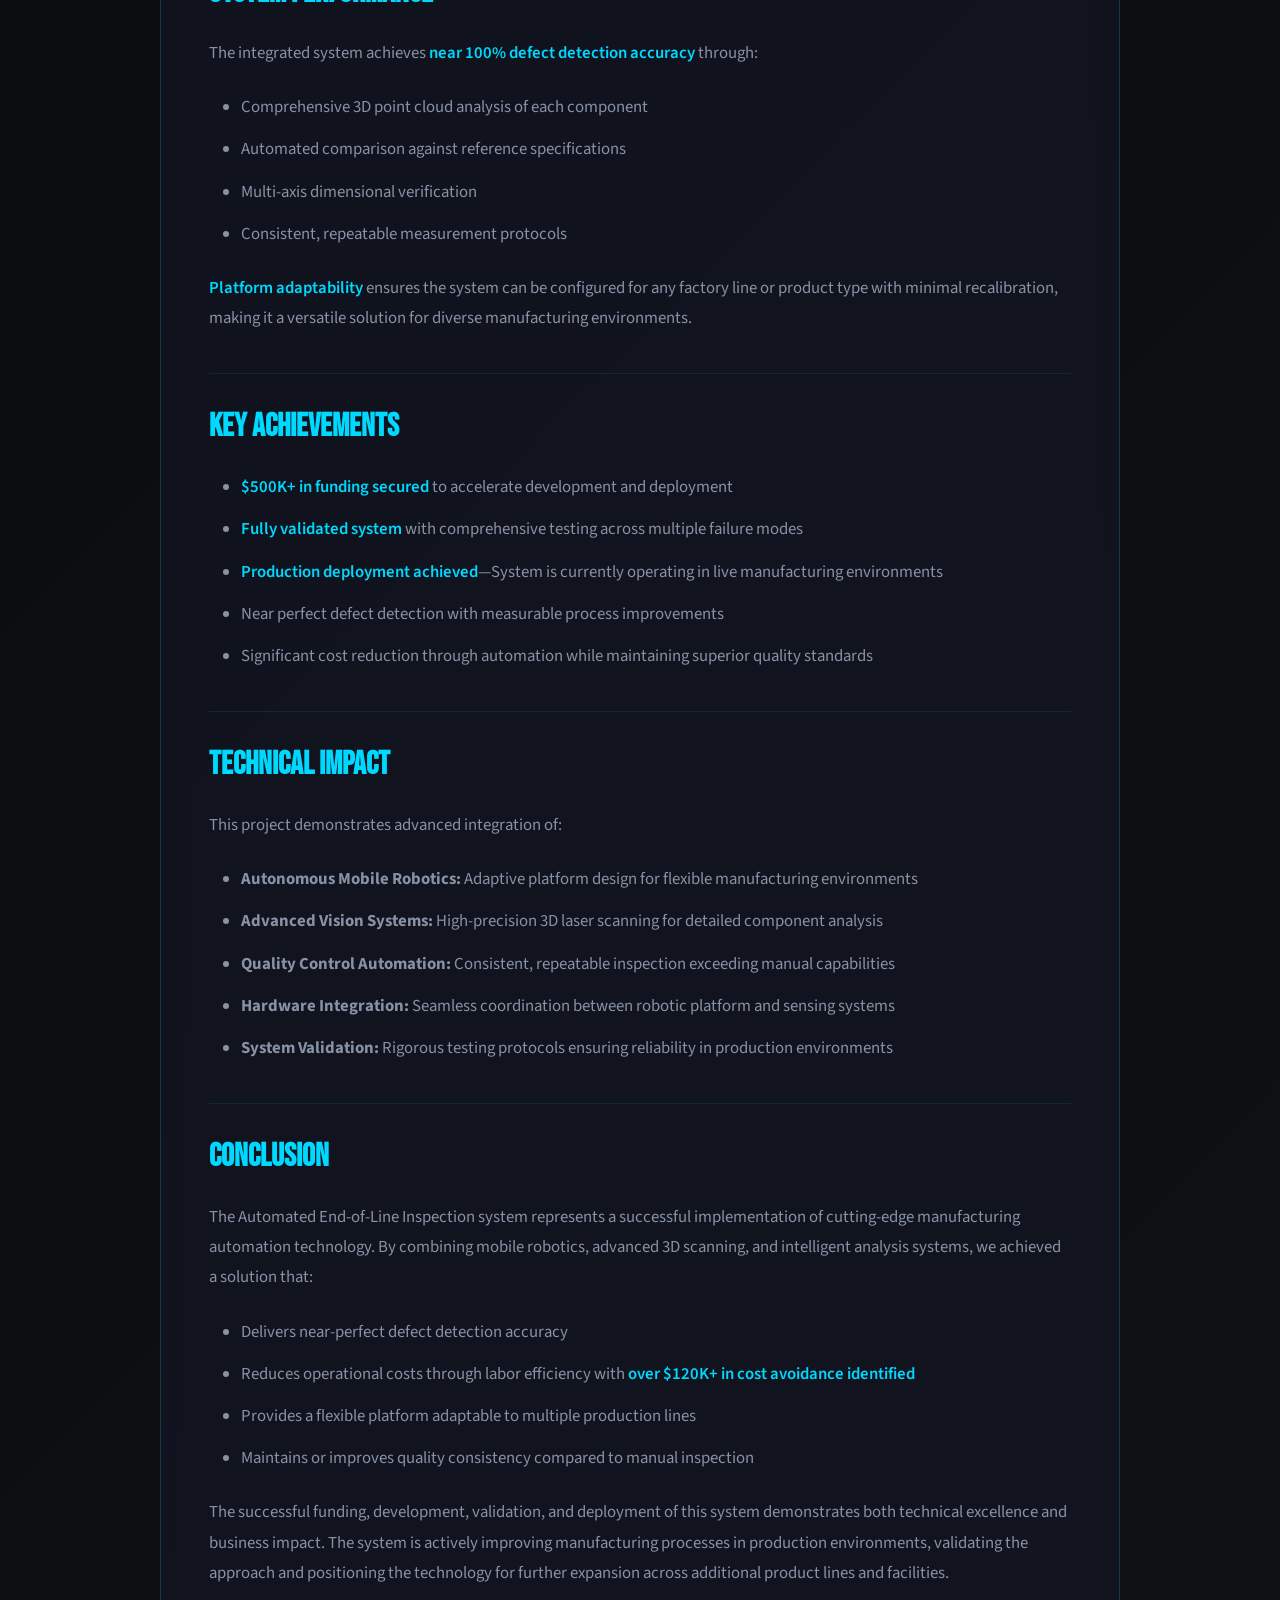
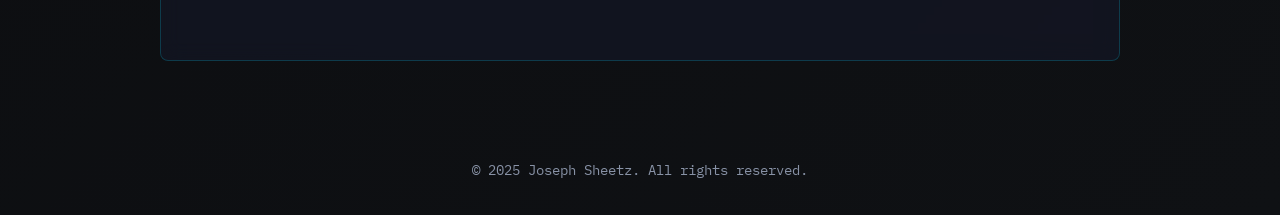
<file: automated-eol-inspection.html>
<!DOCTYPE html>
<html lang="en">
<head>
    <meta charset="UTF-8">
    <meta name="viewport" content="width=device-width, initial-scale=1.0">
    <title>Automated End-of-Line Inspection | Joseph Sheetz</title>
    <link rel="preconnect" href="https://fonts.googleapis.com">
    <link rel="preconnect" href="https://fonts.gstatic.com" crossorigin>
    <link href="https://fonts.googleapis.com/css2?family=Bebas+Neue&family=IBM+Plex+Mono:wght@400;600&family=Source+Sans+3:wght@300;400;600;700&display=swap" rel="stylesheet">
    <link rel="stylesheet" href="assets/css/mobile.css" media="(max-width: 768px)">
    <style>
        :root {
            --primary: #07070a;
            --secondary: #0f1114;
            --accent: #00d9ff;
            --accent-warm: #ff6b35;
            --text: #e0e6ed;
            --text-dim: #8892a6;
            --surface: #0b0d11;
        }

        * {
            margin: 0;
            padding: 0;
            box-sizing: border-box;
        }

        html {
            scroll-padding-top: 80px;
        }

        body {
            font-family: 'Source Sans 3', sans-serif;
            background: linear-gradient(135deg, var(--primary) 0%, var(--secondary) 100%);
            color: var(--text);
            line-height: 1.8;
            min-height: 100vh;
        }

        /* Modern Black/Gray Layered Grid */
        body::before {
            content: '';
            position: fixed;
            inset: 0;
            width: 100%;
            height: 100%;
            background-image:
                linear-gradient(rgba(255,255,255,0.03) 1px, transparent 1px),
                linear-gradient(90deg, rgba(255,255,255,0.03) 1px, transparent 1px),
                linear-gradient(rgba(255,255,255,0.02) 2px, transparent 2px),
                linear-gradient(90deg, rgba(255,255,255,0.02) 2px, transparent 2px);
            background-size: 40px 40px, 40px 40px, 200px 200px, 200px 200px;
            background-position: 0 0, 0 0, 0 0, 0 0;
            mix-blend-mode: overlay;
            pointer-events: none;
            z-index: 0;
            opacity: 0.9;
        }

        /* Header */
        header {
            position: fixed;
            top: 0;
            left: 0;
            right: 0;
            padding: 1rem 2rem;
            z-index: 100;
            background: rgba(7, 7, 10, 0.9);
            backdrop-filter: blur(10px);
            border-bottom: 1px solid rgba(0, 217, 255, 0.1);
        }

        nav {
            max-width: 1400px;
            margin: 0 auto;
            display: flex;
            justify-content: space-between;
            align-items: center;
            padding: 0.5rem 0;
        }

        .logo {
            font-family: 'Bebas Neue', sans-serif;
            font-size: 2rem;
            letter-spacing: 3px;
            background: linear-gradient(135deg, var(--accent), var(--accent-warm));
            -webkit-background-clip: text;
            -webkit-text-fill-color: transparent;
            background-clip: text;
            text-decoration: none;
        }

        .nav-links {
            display: flex;
            gap: 2rem;
            list-style: none;
        }

        .nav-links a {
            color: var(--text);
            text-decoration: none;
            font-family: 'IBM Plex Mono', monospace;
            font-size: 0.9rem;
            font-weight: 600;
            text-transform: uppercase;
            letter-spacing: 1px;
            position: relative;
            transition: color 0.3s ease;
        }

        .nav-links a::after {
            content: '';
            position: absolute;
            bottom: -5px;
            left: 0;
            width: 0;
            height: 2px;
            background: var(--accent);
            transition: width 0.3s ease;
        }

        .nav-links a:hover {
            color: var(--accent);
        }

        .nav-links a:hover::after {
            width: 100%;
        }

        /* Main Content */
        main {
            position: relative;
            max-width: 1000px;
            margin: 0 auto;
            padding: 7rem 1.25rem 4rem;
            z-index: 10;
        }

        .back-link {
            display: none;
        }

        .back-link::before {
            content: '←';
        }

        /* Article Header */
        .article-header {
            margin-bottom: 3rem;
            padding-bottom: 2rem;
            border-bottom: 1px solid rgba(0, 217, 255, 0.2);
        }

        .article-title {
            font-family: 'Bebas Neue', sans-serif;
            font-size: 3rem;
            line-height: 1.1;
            margin-bottom: 1rem;
            background: linear-gradient(135deg, var(--text) 0%, var(--accent) 100%);
            -webkit-background-clip: text;
            -webkit-text-fill-color: transparent;
            background-clip: text;
        }

        .article-meta {
            display: flex;
            flex-wrap: wrap;
            gap: 1.5rem;
            color: var(--text-dim);
            font-family: 'IBM Plex Mono', monospace;
            font-size: 0.9rem;
        }

        .article-meta span {
            display: flex;
            align-items: center;
            gap: 0.5rem;
        }

        /* Article Content */
        .article-content {
            background: rgba(20, 24, 41, 0.6);
            backdrop-filter: blur(10px);
            border: 1px solid rgba(0, 217, 255, 0.2);
            border-radius: 8px;
            padding: 3rem;
        }

        .article-content h2 {
            font-family: 'Bebas Neue', sans-serif;
            font-size: 2rem;
            color: var(--accent);
            margin-top: 2.5rem;
            margin-bottom: 1rem;
            padding-top: 1.5rem;
            border-top: 1px solid rgba(0, 217, 255, 0.1);
        }

        .article-content h2:first-child {
            margin-top: 0;
            padding-top: 0;
            border-top: none;
        }

        .article-content h3 {
            font-size: 1.3rem;
            color: var(--text);
            margin-top: 2rem;
            margin-bottom: 0.75rem;
        }

        .article-content p {
            color: var(--text-dim);
            margin-bottom: 1.5rem;
            font-size: 1.05rem;
        }

        .article-content ul {
            color: var(--text-dim);
            margin-bottom: 1.5rem;
            margin-left: 2rem;
            list-style-type: disc;
        }

        .article-content li {
            margin-bottom: 0.75rem;
            font-size: 1.05rem;
        }

        .article-content .highlight {
            color: var(--accent);
            font-weight: 600;
        }

        .article-content table {
            width: auto;
            border-collapse: collapse;
            margin: 1.5rem auto;
            border: 1px solid rgba(0, 217, 255, 0.2);
            border-radius: 4px;
            overflow: hidden;
        }

        .article-content th {
            background: rgba(0, 217, 255, 0.1);
            color: var(--accent);
            padding: 1rem;
            text-align: left;
            font-weight: 600;
            border-bottom: 2px solid rgba(0, 217, 255, 0.2);
        }

        .article-content td {
            padding: 1rem;
            border-bottom: 1px solid rgba(0, 217, 255, 0.1);
            color: var(--text-dim);
        }

        .article-content tr:hover {
            background: rgba(0, 217, 255, 0.05);
        }

        .specs-grid {
            display: grid;
            grid-template-columns: 1fr 1fr;
            gap: 1.5rem;
            margin: 1.5rem 0;
        }

        .spec-card {
            background: rgba(0, 217, 255, 0.05);
            border: 1px solid rgba(0, 217, 255, 0.2);
            border-radius: 4px;
            padding: 1.5rem;
        }

        .spec-card h4 {
            color: var(--accent);
            font-size: 1.1rem;
            margin-bottom: 0.75rem;
            font-family: 'IBM Plex Mono', monospace;
        }

        .spec-card p {
            color: var(--text-dim);
            font-size: 0.95rem;
            margin-bottom: 0;
        }

        .metric-box {
            background: rgba(0, 217, 255, 0.05);
            border: 1px solid rgba(0, 217, 255, 0.2);
            border-radius: 4px;
            padding: 1.5rem;
            margin: 1.5rem 0;
            text-align: center;
        }

        .metric-value {
            font-size: 2rem;
            color: var(--accent);
            font-family: 'IBM Plex Mono', monospace;
            font-weight: 600;
            margin-bottom: 0.5rem;
        }

        .metric-label {
            color: var(--text-dim);
            font-size: 0.95rem;
        }

        .button-group {
            display: flex;
            gap: 1rem;
            margin-top: 2rem;
            justify-content: center;
        }

        .btn {
            padding: 1rem 2rem;
            font-family: 'IBM Plex Mono', monospace;
            font-weight: 600;
            text-transform: uppercase;
            letter-spacing: 1px;
            border: none;
            cursor: pointer;
            transition: all 0.3s ease;
            text-decoration: none;
            display: inline-block;
        }

        .btn-primary {
            background: linear-gradient(135deg, var(--accent), var(--accent-warm));
            color: var(--primary);
            box-shadow: 0 4px 20px rgba(0, 217, 255, 0.3);
        }

        .btn-primary:hover {
            transform: translateY(-2px);
            box-shadow: 0 6px 30px rgba(0, 217, 255, 0.5);
        }

        /* Footer */
        footer {
            position: relative;
            text-align: center;
            padding: 2rem;
            color: var(--text-dim);
            font-family: 'IBM Plex Mono', monospace;
            font-size: 0.9rem;
            z-index: 10;
        }

        /* Responsive */
        @media (max-width: 768px) {
            .nav-links {
                gap: 1rem;
            }

            .article-title {
                font-size: 2rem;
            }

            .article-content {
                padding: 1.5rem;
            }

            .article-meta {
                flex-direction: column;
                gap: 0.5rem;
            }

            .specs-grid {
                grid-template-columns: 1fr;
            }

            main {
                max-width: 100%;
            }
        }
    </style>
</head>
<body>
    <header>
        <nav>
            <a href="index.html" class="logo">JOSEPH SHEETZ</a>
            <ul class="nav-links">
                <li><a href="index.html#projects">← Back</a></li>
                <li><a href="index.html#about">About</a></li>
                <li><a href="index.html#skills">Skills</a></li>
                <li><a href="index.html#projects">Projects</a></li>
                <li><a href="index.html#contact">Contact</a></li>
            </ul>
        </nav>
    </header>

    <main>
        <article>
            <div class="article-header">
                <h1 class="article-title">Automated End-of-Line Inspection System</h1>
                <div class="article-meta">
                    <span>🤖 Mobile Robotics & Vision Systems</span>
                    <span>📅 January - August, 2025</span>
                </div>
            </div>

            <div class="article-content">
                <h2>Project Overview</h2>
                <p>The Automated End-of-Line (EoL) Inspection project represents a comprehensive automation solution designed to revolutionize final product inspection processes. This system utilizes cutting-edge mobile robotics and 3D profile scanning technology to automate the inspection of large industrial components—specifically 6,000 lb rear axles—with unprecedented accuracy and efficiency.</p>

                <h2>Project Directive and Purpose</h2>
                <h3>Directive</h3>
                <p>Create a process using the latest technology to automate the end-of-line inspection step of manufacturing operations.</p>

                <h3>Purpose</h3>
                <ul>
                    <li><span class="highlight">Increase the reliability of the final inspection</span> through consistent, repeatable measurements free from human error and fatigue</li>
                    <li><span class="highlight">Decrease the cost of the station through staff reduction</span> while maintaining or improving inspection quality</li>
                </ul>

                <h2>Proposed Solution</h2>
                <p>The solution integrates two key technological components that work together to create a fully automated inspection platform:</p>

                <h3>Mobile Robot Platform</h3>
                <ul>
                    <li><span class="highlight">Best solution for fixturing issues</span>—The mobile platform is not fixed in place, allowing it to adapt to different product positions and orientations</li>
                    <li><span class="highlight">Making incorporating multiple models easier</span>—New product lines can be added without major station modifications</li>
                    <li><span class="highlight">Extremely low profile</span>—Compact design minimizes space requirements</li>
                    <li><span class="highlight">Can easily integrate into new and existing lines</span>—Flexible deployment with minimal disruption to current operations</li>
                </ul>

                <h3>3D Profile Scanner</h3>
                <ul>
                    <li><span class="highlight">More resilient to environmental factors</span>—Robust performance in manufacturing environments with dust, heat, and vibration</li>
                    <li><span class="highlight">Performs actual measurements</span>—Provides precise dimensional data rather than simple presence/absence detection</li>
                    <li><span class="highlight">Extremely reliable and repeatable inspection</span>—Deviation specifications consistently met across thousands of scans</li>
                </ul>

                <h2>Hardware Specifications</h2>

                <div class="specs-grid">
                    <div class="spec-card">
                        <h4>🤖 Mobile Robot</h4>
                        <p><strong>Model:</strong> MiR MC600-20</p>
                        <p><strong>Capacity:</strong> High payload capability for sensor integration</p>
                        <p><strong>Mobility:</strong> Autonomous navigation with obstacle avoidance</p>
                    </div>
                    <div class="spec-card">
                        <h4>📡 3D Profile Scanner</h4>
                        <p><strong>Model:</strong> Keyence LJ-S640</p>
                        <p><strong>Technology:</strong> Blue-light 3D laser scanner</p>
                        <p><strong>Resolution:</strong> Ultra-high precision point cloud capture</p>
                    </div>
                </div>

                <h2>Sensor Reliability and Validation</h2>

                <h3>Repeatability Analysis</h3>
                <p>Comprehensive testing of the Keyence LJ-S640 sensor demonstrated exceptional repeatability across multiple scan cycles:</p>

                <div class="specs-grid">
                    <div class="metric-box">
                        <div class="metric-value">0.03 mm</div>
                        <div class="metric-label">X-Axis Deviation</div>
                    </div>
                    <div class="metric-box">
                        <div class="metric-value">0.02 mm</div>
                        <div class="metric-label">Z-Axis Deviation</div>
                    </div>
                </div>

                <p>These minimal deviations ensure consistent measurement accuracy across thousands of inspection cycles, guaranteeing detection of even subtle defects.</p>

                <h3>Reliability Testing</h3>

                <h4>Presence/Absence Detection</h4>
                <p>The sensor demonstrated reliable differentiation between passing and failing scans in presence/absence testing, accurately identifying whether critical components are present in the correct configuration.</p>

                <h4>Angular Offset Detection</h4>
                <p>Critical testing for orientation accuracy revealed the sensor's ability to detect and measure angular deviations with high precision. Representative results from the orientation detection reliability test are shown below:</p>

                <table>
                    <tr>
                        <th>Test 1</th>
                        <th>Test 3</th>
                        <th>Test 5</th>
                        <th>Test 7</th>
                        <th>Test 9</th>
                        <th>MAX DELTA</th>
                    </tr>
                    <tr>
                        <td>0.016°</td>
                        <td>-0.236°</td>
                        <td>0.899°</td>
                        <td>0.497°</td>
                        <td>-0.247°</td>
                        <td>1.146°</td>
                    </tr>
                </table>

                <p><em>Example of data collected across 10 total test cycles.</em></p>

                <p>These results demonstrate the sensor's capability to detect orientation variations reliably, with maximum deviation under 1.15 degrees across all test cycles.</p>

                <h2>System Performance</h2>

                <p>The integrated system achieves <span class="highlight">near 100% defect detection accuracy</span> through:</p>
                <ul>
                    <li>Comprehensive 3D point cloud analysis of each component</li>
                    <li>Automated comparison against reference specifications</li>
                    <li>Multi-axis dimensional verification</li>
                    <li>Consistent, repeatable measurement protocols</li>
                </ul>

                <p><span class="highlight">Platform adaptability</span> ensures the system can be configured for any factory line or product type with minimal recalibration, making it a versatile solution for diverse manufacturing environments.</p>

                <h2>Key Achievements</h2>
                <ul>
                    <li><span class="highlight">$500K+ in funding secured</span> to accelerate development and deployment</li>
                    <li><span class="highlight">Fully validated system</span> with comprehensive testing across multiple failure modes</li>
                    <li><span class="highlight">Production deployment achieved</span>—System is currently operating in live manufacturing environments</li>
                    <li>Near perfect defect detection with measurable process improvements</li>
                    <li>Significant cost reduction through automation while maintaining superior quality standards</li>
                </ul>

                <h2>Technical Impact</h2>
                <p>This project demonstrates advanced integration of:</p>
                <ul>
                    <li><strong>Autonomous Mobile Robotics:</strong> Adaptive platform design for flexible manufacturing environments</li>
                    <li><strong>Advanced Vision Systems:</strong> High-precision 3D laser scanning for detailed component analysis</li>
                    <li><strong>Quality Control Automation:</strong> Consistent, repeatable inspection exceeding manual capabilities</li>
                    <li><strong>Hardware Integration:</strong> Seamless coordination between robotic platform and sensing systems</li>
                    <li><strong>System Validation:</strong> Rigorous testing protocols ensuring reliability in production environments</li>
                </ul>

                <h2>Conclusion</h2>
                <p>The Automated End-of-Line Inspection system represents a successful implementation of cutting-edge manufacturing automation technology. By combining mobile robotics, advanced 3D scanning, and intelligent analysis systems, we achieved a solution that:</p>

                <ul>
                    <li>Delivers near-perfect defect detection accuracy</li>
                    <li>Reduces operational costs through labor efficiency with <span class="highlight">over $120K+ in cost avoidance identified</span></li>
                    <li>Provides a flexible platform adaptable to multiple production lines</li>
                    <li>Maintains or improves quality consistency compared to manual inspection</li>
                </ul>

                <p>The successful funding, development, validation, and deployment of this system demonstrates both technical excellence and business impact. The system is actively improving manufacturing processes in production environments, validating the approach and positioning the technology for further expansion across additional product lines and facilities.</p>
            </div>
        </article>
    </main>

    <footer>
        <p>&copy; 2025 Joseph Sheetz. All rights reserved.</p>
    </footer>
</body>
</html>
</file>
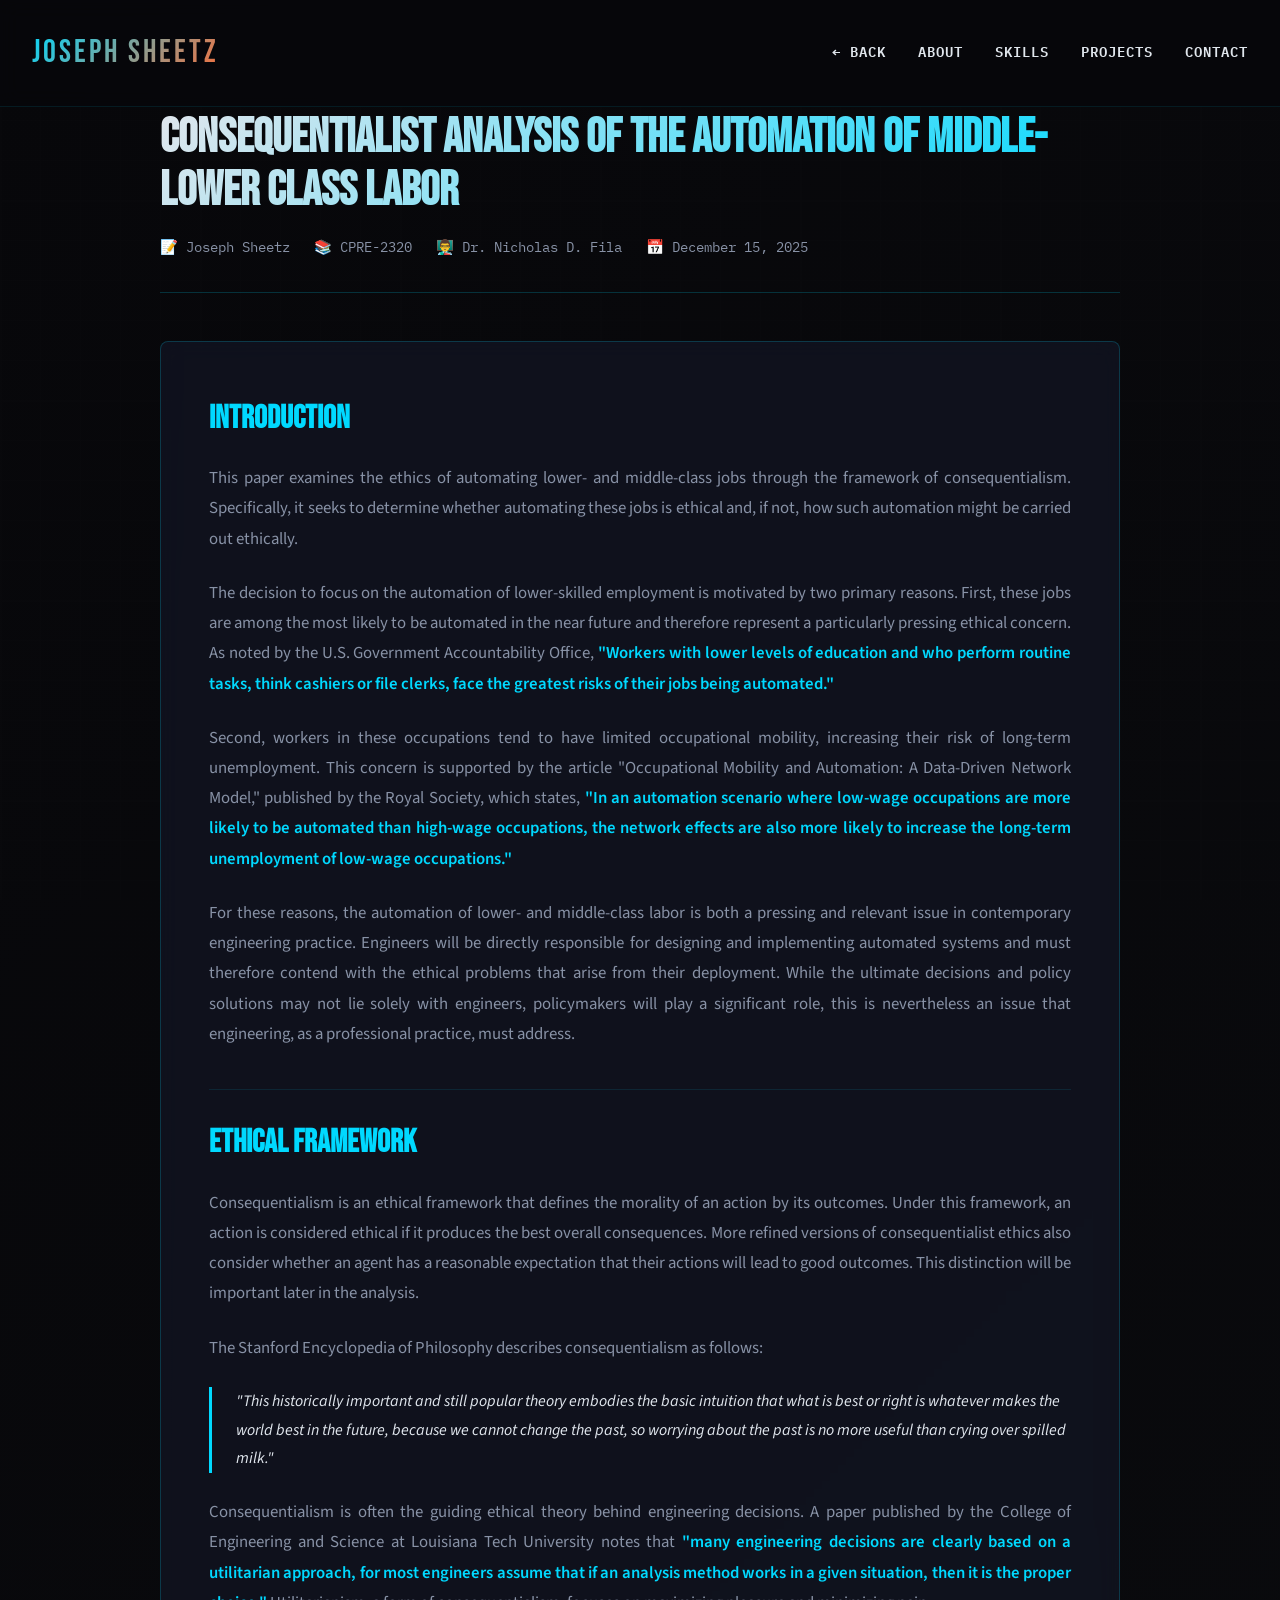
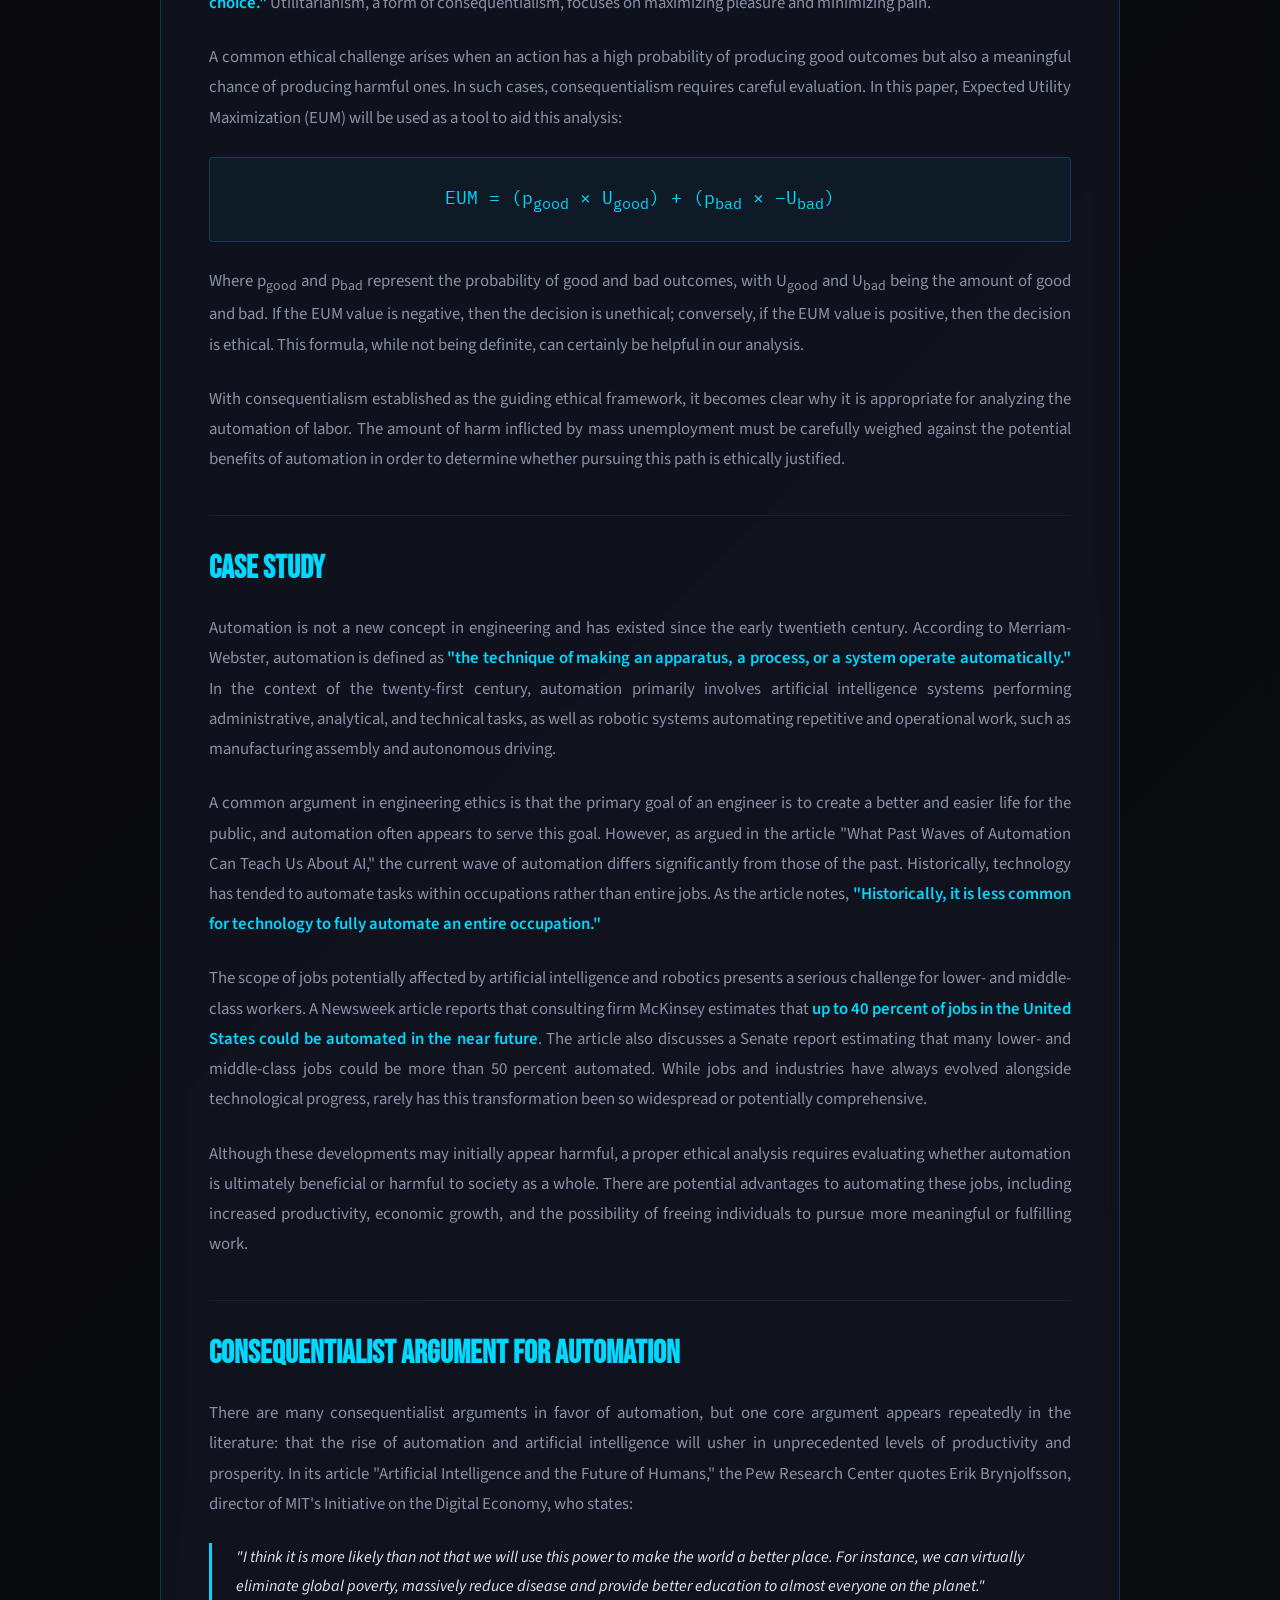
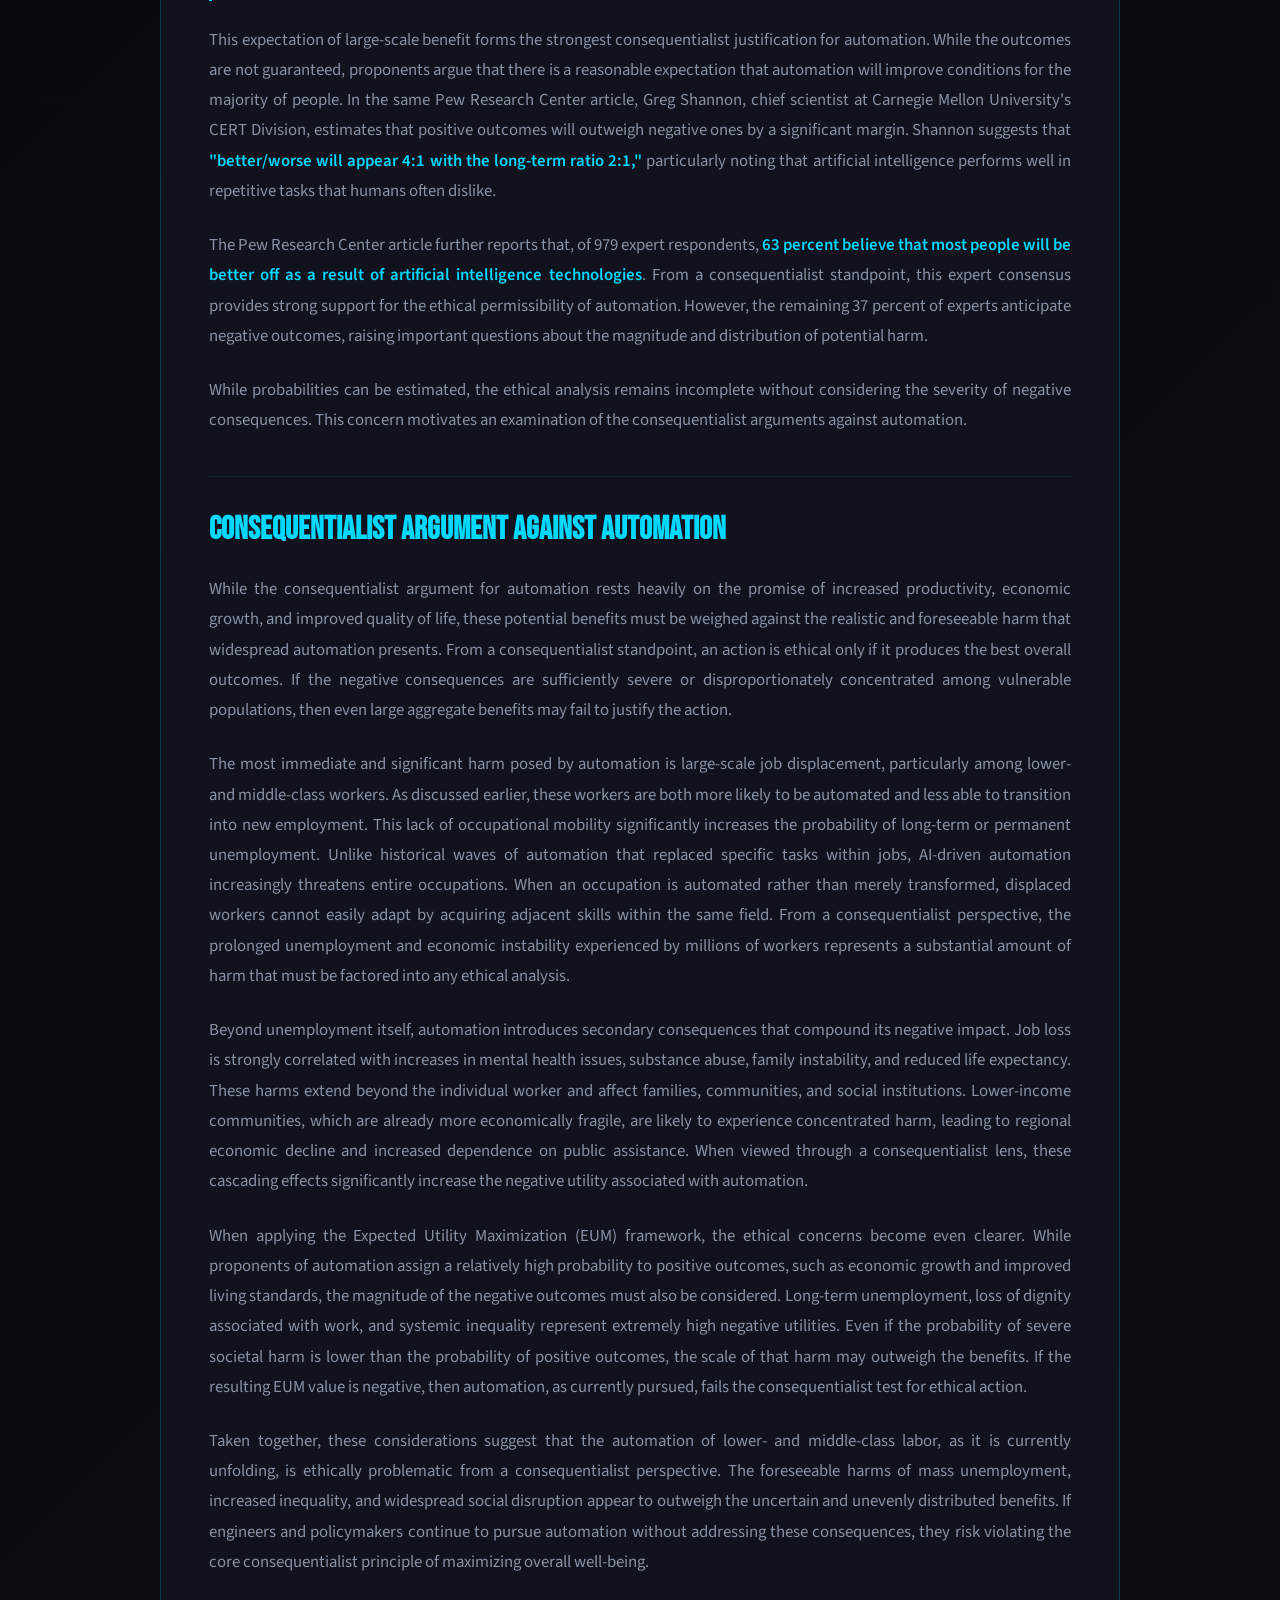
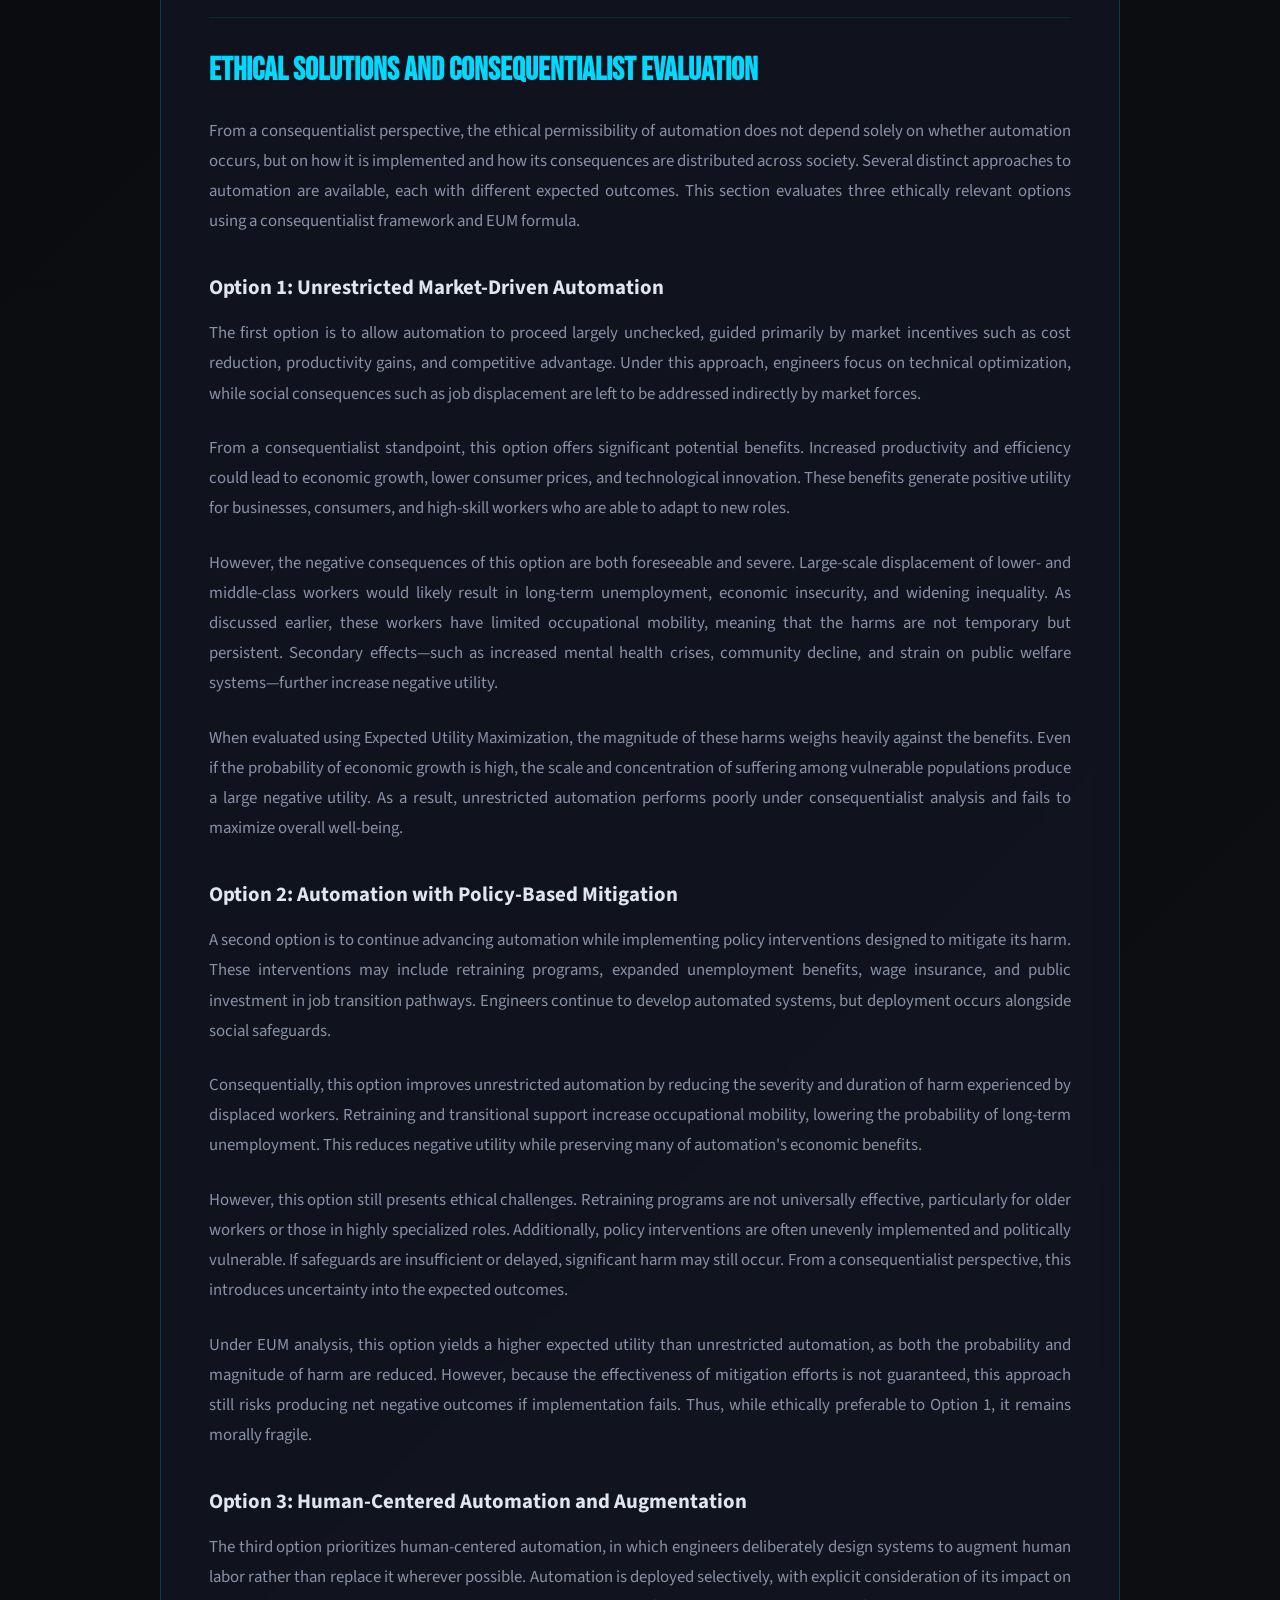
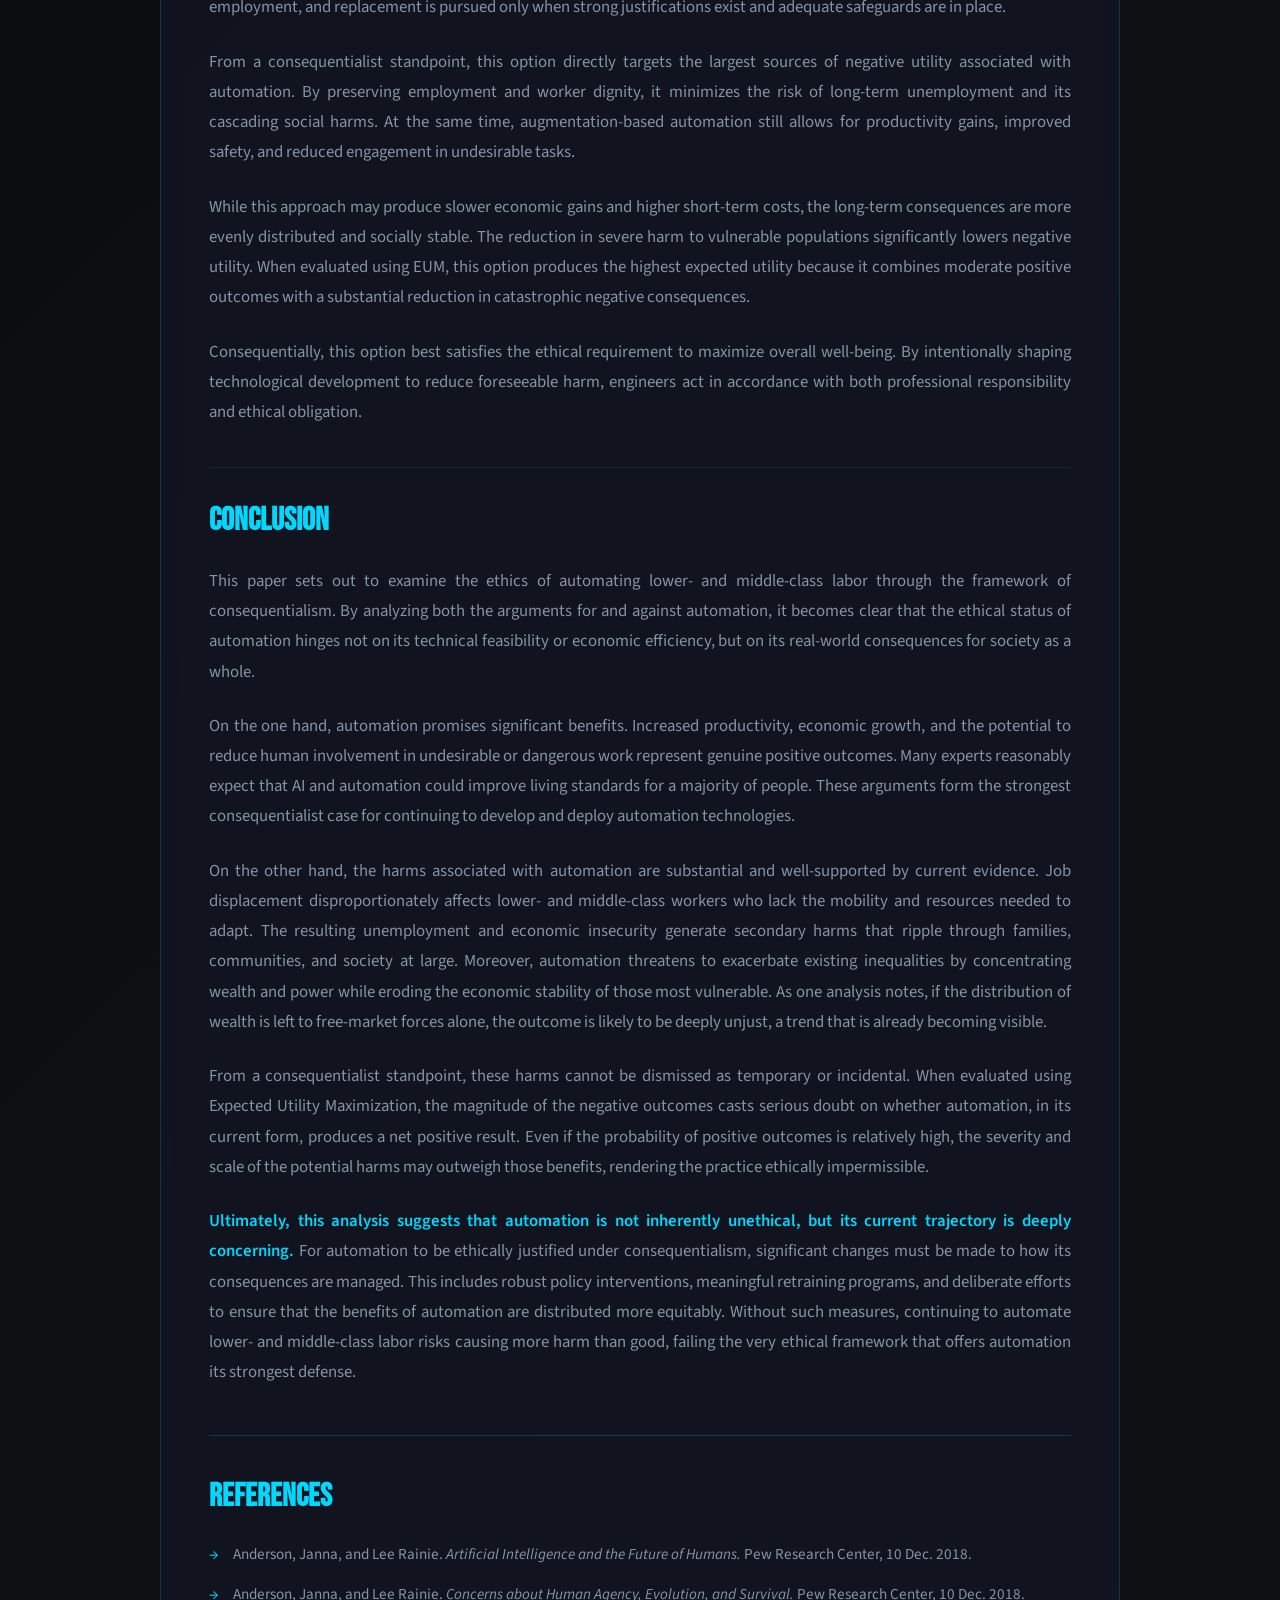
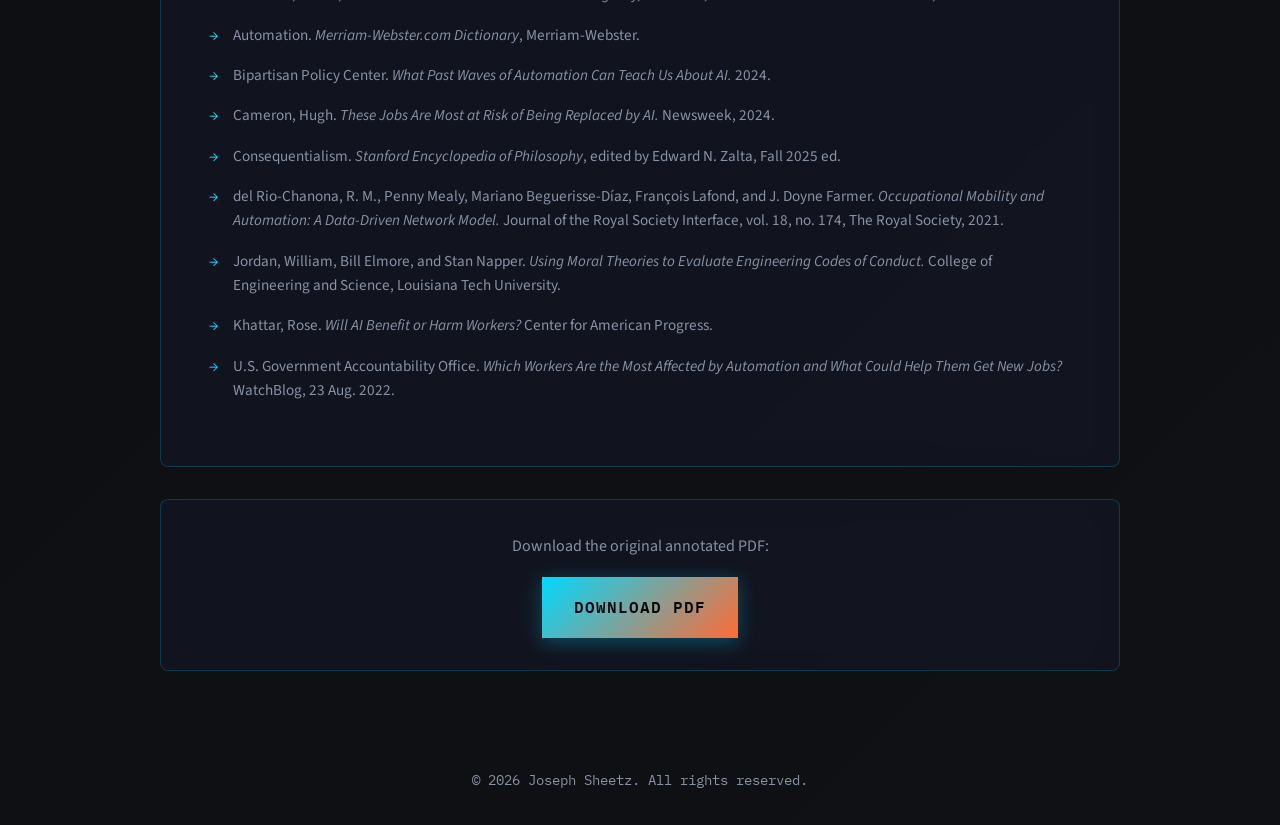
<file: final-paper.html>
<!DOCTYPE html>
<html lang="en">
<head>
    <meta charset="UTF-8">
    <meta name="viewport" content="width=device-width, initial-scale=1.0">
    <title>Consequentialist Analysis of Automation | Joseph Sheetz</title>
    <link rel="preconnect" href="https://fonts.googleapis.com">
    <link rel="preconnect" href="https://fonts.gstatic.com" crossorigin>
    <link href="https://fonts.googleapis.com/css2?family=Bebas+Neue&family=IBM+Plex+Mono:wght@400;600&family=Source+Sans+3:wght@300;400;600;700&display=swap" rel="stylesheet">
    <link rel="stylesheet" href="assets/css/mobile.css" media="(max-width: 768px)">
    <style>
        :root {
            --primary: #07070a;
            --secondary: #0f1114;
            --accent: #00d9ff;
            --accent-warm: #ff6b35;
            --text: #e0e6ed;
            --text-dim: #8892a6;
            --surface: #0b0d11;
        }

        * {
            margin: 0;
            padding: 0;
            box-sizing: border-box;
        }

        html {
            scroll-padding-top: 80px;
        }

        body {
            font-family: 'Source Sans 3', sans-serif;
            background: linear-gradient(135deg, var(--primary) 0%, var(--secondary) 100%);
            color: var(--text);
            line-height: 1.8;
            min-height: 100vh;
        }

        /* Modern Black/Gray Layered Grid */
        body::before {
            content: '';
            position: fixed;
            inset: 0;
            width: 100%;
            height: 100%;
            background-image:
                linear-gradient(rgba(255,255,255,0.03) 1px, transparent 1px),
                linear-gradient(90deg, rgba(255,255,255,0.03) 1px, transparent 1px),
                linear-gradient(rgba(255,255,255,0.02) 2px, transparent 2px),
                linear-gradient(90deg, rgba(255,255,255,0.02) 2px, transparent 2px);
            background-size: 40px 40px, 40px 40px, 200px 200px, 200px 200px;
            background-position: 0 0, 0 0, 0 0, 0 0;
            mix-blend-mode: overlay;
            pointer-events: none;
            z-index: 0;
            opacity: 0.9;
        }

        /* Header */
        header {
            position: fixed;
            top: 0;
            left: 0;
            right: 0;
            padding: 1rem 2rem;
            z-index: 100;
            background: rgba(7, 7, 10, 0.9);
            backdrop-filter: blur(10px);
            border-bottom: 1px solid rgba(0, 217, 255, 0.1);
        }

        nav {
            max-width: 1400px;
            margin: 0 auto;
            display: flex;
            justify-content: space-between;
            align-items: center;
            padding: 0.5rem 0;
        }

        .logo {
            font-family: 'Bebas Neue', sans-serif;
            font-size: 2rem;
            letter-spacing: 3px;
            background: linear-gradient(135deg, var(--accent), var(--accent-warm));
            -webkit-background-clip: text;
            -webkit-text-fill-color: transparent;
            background-clip: text;
            text-decoration: none;
        }

        .nav-links {
            display: flex;
            gap: 2rem;
            list-style: none;
        }

        .nav-links a {
            color: var(--text);
            text-decoration: none;
            font-family: 'IBM Plex Mono', monospace;
            font-size: 0.9rem;
            font-weight: 600;
            text-transform: uppercase;
            letter-spacing: 1px;
            position: relative;
            transition: color 0.3s ease;
        }

        .nav-links a::after {
            content: '';
            position: absolute;
            bottom: -5px;
            left: 0;
            width: 0;
            height: 2px;
            background: var(--accent);
            transition: width 0.3s ease;
        }

        .nav-links a:hover {
            color: var(--accent);
        }

        .nav-links a:hover::after {
            width: 100%;
        }

        /* Main Content */
        main {
            position: relative;
            max-width: 1000px;
            margin: 0 auto;
            padding: 7rem 1.25rem 4rem;
            z-index: 10;
        }

        .back-link {
            display: none;
        }

        .back-link::before {
            content: '←';
        }

        /* Article Header */
        .article-header {
            margin-bottom: 3rem;
            padding-bottom: 2rem;
            border-bottom: 1px solid rgba(0, 217, 255, 0.2);
        }

        .article-title {
            font-family: 'Bebas Neue', sans-serif;
            font-size: 3rem;
            line-height: 1.1;
            margin-bottom: 1rem;
            background: linear-gradient(135deg, var(--text) 0%, var(--accent) 100%);
            -webkit-background-clip: text;
            -webkit-text-fill-color: transparent;
            background-clip: text;
        }

        .article-meta {
            display: flex;
            flex-wrap: wrap;
            gap: 1.5rem;
            color: var(--text-dim);
            font-family: 'IBM Plex Mono', monospace;
            font-size: 0.9rem;
        }

        .article-meta span {
            display: flex;
            align-items: center;
            gap: 0.5rem;
        }

        /* Article Content */
        .article-content {
            background: rgba(20, 24, 41, 0.6);
            backdrop-filter: blur(10px);
            border: 1px solid rgba(0, 217, 255, 0.2);
            border-radius: 8px;
            padding: 3rem;
        }

        .article-content h2 {
            font-family: 'Bebas Neue', sans-serif;
            font-size: 2rem;
            color: var(--accent);
            margin-top: 2.5rem;
            margin-bottom: 1rem;
            padding-top: 1.5rem;
            border-top: 1px solid rgba(0, 217, 255, 0.1);
        }

        .article-content h2:first-child {
            margin-top: 0;
            padding-top: 0;
            border-top: none;
        }

        .article-content h3 {
            font-size: 1.3rem;
            color: var(--text);
            margin-top: 2rem;
            margin-bottom: 0.75rem;
        }

        .article-content p {
            color: var(--text-dim);
            margin-bottom: 1.5rem;
            font-size: 1.05rem;
            text-align: justify;
        }

        .article-content .formula {
            background: rgba(0, 217, 255, 0.05);
            border: 1px solid rgba(0, 217, 255, 0.2);
            border-radius: 4px;
            padding: 1.5rem;
            margin: 1.5rem 0;
            text-align: center;
            font-family: 'IBM Plex Mono', monospace;
            color: var(--accent);
            font-size: 1.1rem;
            overflow-x: auto;
        }

        .article-content blockquote {
            border-left: 3px solid var(--accent);
            padding-left: 1.5rem;
            margin: 1.5rem 0;
            color: var(--text);
            font-style: italic;
        }

        .article-content .highlight {
            color: var(--accent);
            font-weight: 600;
        }

        /* References Section */
        .references {
            margin-top: 3rem;
            padding-top: 2rem;
            border-top: 1px solid rgba(0, 217, 255, 0.2);
        }

        .references h2 {
            border-top: none !important;
            padding-top: 0 !important;
            margin-top: 0 !important;
        }

        .references ul {
            list-style: none;
            padding: 0;
        }

        .references li {
            color: var(--text-dim);
            font-size: 0.95rem;
            margin-bottom: 1rem;
            padding-left: 1.5rem;
            position: relative;
            line-height: 1.6;
        }

        .references li::before {
            content: '→';
            position: absolute;
            left: 0;
            color: var(--accent);
        }

        /* Download Section */
        .download-section {
            text-align: center;
            padding: 2rem;
            margin-top: 2rem;
            background: rgba(20, 24, 41, 0.6);
            backdrop-filter: blur(10px);
            border: 1px solid rgba(0, 217, 255, 0.2);
            border-radius: 8px;
        }

        .download-section p {
            color: var(--text-dim);
            margin-bottom: 1rem;
        }

        .btn {
            padding: 1rem 2rem;
            font-family: 'IBM Plex Mono', monospace;
            font-weight: 600;
            text-transform: uppercase;
            letter-spacing: 1px;
            border: none;
            cursor: pointer;
            transition: all 0.3s ease;
            text-decoration: none;
            display: inline-block;
        }

        .btn-primary {
            background: linear-gradient(135deg, var(--accent), var(--accent-warm));
            color: var(--primary);
            box-shadow: 0 4px 20px rgba(0, 217, 255, 0.3);
        }

        .btn-primary:hover {
            transform: translateY(-2px);
            box-shadow: 0 6px 30px rgba(0, 217, 255, 0.5);
        }

        /* Footer */
        footer {
            position: relative;
            text-align: center;
            padding: 2rem;
            color: var(--text-dim);
            font-family: 'IBM Plex Mono', monospace;
            font-size: 0.9rem;
            z-index: 10;
        }

        /* Responsive */
        @media (max-width: 768px) {
            .nav-links {
                gap: 1rem;
            }

            .article-title {
                font-size: 2rem;
            }

            .article-content {
                padding: 1.5rem;
            }

            .article-meta {
                flex-direction: column;
                gap: 0.5rem;
            }
        }
    </style>
</head>
<body>
    <header>
        <nav>
            <a href="index.html" class="logo">JOSEPH SHEETZ</a>
            <ul class="nav-links">
                <li><a href="index.html#projects">← Back</a></li>
                <li><a href="index.html#about">About</a></li>
                <li><a href="index.html#skills">Skills</a></li>
                <li><a href="index.html#projects">Projects</a></li>
                <li><a href="index.html#contact">Contact</a></li>
            </ul>
        </nav>
    </header>

    <main>
        <article>
            <div class="article-header">
                <h1 class="article-title">Consequentialist Analysis of the Automation of Middle-Lower Class Labor</h1>
                <div class="article-meta">
                    <span>📝 Joseph Sheetz</span>
                    <span>📚 CPRE-2320</span>
                    <span>👨‍🏫 Dr. Nicholas D. Fila</span>
                    <span>📅 December 15, 2025</span>
                </div>
            </div>

            <div class="article-content">
                <h2>Introduction</h2>
                <p>This paper examines the ethics of automating lower- and middle-class jobs through the framework of consequentialism. Specifically, it seeks to determine whether automating these jobs is ethical and, if not, how such automation might be carried out ethically.</p>
                
                <p>The decision to focus on the automation of lower-skilled employment is motivated by two primary reasons. First, these jobs are among the most likely to be automated in the near future and therefore represent a particularly pressing ethical concern. As noted by the U.S. Government Accountability Office, <span class="highlight">"Workers with lower levels of education and who perform routine tasks, think cashiers or file clerks, face the greatest risks of their jobs being automated."</span></p>
                
                <p>Second, workers in these occupations tend to have limited occupational mobility, increasing their risk of long-term unemployment. This concern is supported by the article "Occupational Mobility and Automation: A Data-Driven Network Model," published by the Royal Society, which states, <span class="highlight">"In an automation scenario where low-wage occupations are more likely to be automated than high-wage occupations, the network effects are also more likely to increase the long-term unemployment of low-wage occupations."</span></p>
                
                <p>For these reasons, the automation of lower- and middle-class labor is both a pressing and relevant issue in contemporary engineering practice. Engineers will be directly responsible for designing and implementing automated systems and must therefore contend with the ethical problems that arise from their deployment. While the ultimate decisions and policy solutions may not lie solely with engineers, policymakers will play a significant role, this is nevertheless an issue that engineering, as a professional practice, must address.</p>

                <h2>Ethical Framework</h2>
                <p>Consequentialism is an ethical framework that defines the morality of an action by its outcomes. Under this framework, an action is considered ethical if it produces the best overall consequences. More refined versions of consequentialist ethics also consider whether an agent has a reasonable expectation that their actions will lead to good outcomes. This distinction will be important later in the analysis.</p>
                
                <p>The Stanford Encyclopedia of Philosophy describes consequentialism as follows:</p>
                <blockquote>"This historically important and still popular theory embodies the basic intuition that what is best or right is whatever makes the world best in the future, because we cannot change the past, so worrying about the past is no more useful than crying over spilled milk."</blockquote>
                
                <p>Consequentialism is often the guiding ethical theory behind engineering decisions. A paper published by the College of Engineering and Science at Louisiana Tech University notes that <span class="highlight">"many engineering decisions are clearly based on a utilitarian approach, for most engineers assume that if an analysis method works in a given situation, then it is the proper choice."</span> Utilitarianism, a form of consequentialism, focuses on maximizing pleasure and minimizing pain.</p>
                
                <p>A common ethical challenge arises when an action has a high probability of producing good outcomes but also a meaningful chance of producing harmful ones. In such cases, consequentialism requires careful evaluation. In this paper, Expected Utility Maximization (EUM) will be used as a tool to aid this analysis:</p>
                
                <div class="formula">
                    EUM = (p<sub>good</sub> × U<sub>good</sub>) + (p<sub>bad</sub> × −U<sub>bad</sub>)
                </div>
                
                <p>Where p<sub>good</sub> and p<sub>bad</sub> represent the probability of good and bad outcomes, with U<sub>good</sub> and U<sub>bad</sub> being the amount of good and bad. If the EUM value is negative, then the decision is unethical; conversely, if the EUM value is positive, then the decision is ethical. This formula, while not being definite, can certainly be helpful in our analysis.</p>
                
                <p>With consequentialism established as the guiding ethical framework, it becomes clear why it is appropriate for analyzing the automation of labor. The amount of harm inflicted by mass unemployment must be carefully weighed against the potential benefits of automation in order to determine whether pursuing this path is ethically justified.</p>

                <h2>Case Study</h2>
                <p>Automation is not a new concept in engineering and has existed since the early twentieth century. According to Merriam-Webster, automation is defined as <span class="highlight">"the technique of making an apparatus, a process, or a system operate automatically."</span> In the context of the twenty-first century, automation primarily involves artificial intelligence systems performing administrative, analytical, and technical tasks, as well as robotic systems automating repetitive and operational work, such as manufacturing assembly and autonomous driving.</p>
                
                <p>A common argument in engineering ethics is that the primary goal of an engineer is to create a better and easier life for the public, and automation often appears to serve this goal. However, as argued in the article "What Past Waves of Automation Can Teach Us About AI," the current wave of automation differs significantly from those of the past. Historically, technology has tended to automate tasks within occupations rather than entire jobs. As the article notes, <span class="highlight">"Historically, it is less common for technology to fully automate an entire occupation."</span></p>
                
                <p>The scope of jobs potentially affected by artificial intelligence and robotics presents a serious challenge for lower- and middle-class workers. A Newsweek article reports that consulting firm McKinsey estimates that <span class="highlight">up to 40 percent of jobs in the United States could be automated in the near future</span>. The article also discusses a Senate report estimating that many lower- and middle-class jobs could be more than 50 percent automated. While jobs and industries have always evolved alongside technological progress, rarely has this transformation been so widespread or potentially comprehensive.</p>
                
                <p>Although these developments may initially appear harmful, a proper ethical analysis requires evaluating whether automation is ultimately beneficial or harmful to society as a whole. There are potential advantages to automating these jobs, including increased productivity, economic growth, and the possibility of freeing individuals to pursue more meaningful or fulfilling work.</p>

                <h2>Consequentialist Argument for Automation</h2>
                <p>There are many consequentialist arguments in favor of automation, but one core argument appears repeatedly in the literature: that the rise of automation and artificial intelligence will usher in unprecedented levels of productivity and prosperity. In its article "Artificial Intelligence and the Future of Humans," the Pew Research Center quotes Erik Brynjolfsson, director of MIT's Initiative on the Digital Economy, who states:</p>
                <blockquote>"I think it is more likely than not that we will use this power to make the world a better place. For instance, we can virtually eliminate global poverty, massively reduce disease and provide better education to almost everyone on the planet."</blockquote>
                
                <p>This expectation of large-scale benefit forms the strongest consequentialist justification for automation. While the outcomes are not guaranteed, proponents argue that there is a reasonable expectation that automation will improve conditions for the majority of people. In the same Pew Research Center article, Greg Shannon, chief scientist at Carnegie Mellon University's CERT Division, estimates that positive outcomes will outweigh negative ones by a significant margin. Shannon suggests that <span class="highlight">"better/worse will appear 4:1 with the long-term ratio 2:1,"</span> particularly noting that artificial intelligence performs well in repetitive tasks that humans often dislike.</p>
                
                <p>The Pew Research Center article further reports that, of 979 expert respondents, <span class="highlight">63 percent believe that most people will be better off as a result of artificial intelligence technologies</span>. From a consequentialist standpoint, this expert consensus provides strong support for the ethical permissibility of automation. However, the remaining 37 percent of experts anticipate negative outcomes, raising important questions about the magnitude and distribution of potential harm.</p>
                
                <p>While probabilities can be estimated, the ethical analysis remains incomplete without considering the severity of negative consequences. This concern motivates an examination of the consequentialist arguments against automation.</p>

                <h2>Consequentialist Argument Against Automation</h2>
                <p>While the consequentialist argument for automation rests heavily on the promise of increased productivity, economic growth, and improved quality of life, these potential benefits must be weighed against the realistic and foreseeable harm that widespread automation presents. From a consequentialist standpoint, an action is ethical only if it produces the best overall outcomes. If the negative consequences are sufficiently severe or disproportionately concentrated among vulnerable populations, then even large aggregate benefits may fail to justify the action.</p>
                
                <p>The most immediate and significant harm posed by automation is large-scale job displacement, particularly among lower- and middle-class workers. As discussed earlier, these workers are both more likely to be automated and less able to transition into new employment. This lack of occupational mobility significantly increases the probability of long-term or permanent unemployment. Unlike historical waves of automation that replaced specific tasks within jobs, AI-driven automation increasingly threatens entire occupations. When an occupation is automated rather than merely transformed, displaced workers cannot easily adapt by acquiring adjacent skills within the same field. From a consequentialist perspective, the prolonged unemployment and economic instability experienced by millions of workers represents a substantial amount of harm that must be factored into any ethical analysis.</p>
                
                <p>Beyond unemployment itself, automation introduces secondary consequences that compound its negative impact. Job loss is strongly correlated with increases in mental health issues, substance abuse, family instability, and reduced life expectancy. These harms extend beyond the individual worker and affect families, communities, and social institutions. Lower-income communities, which are already more economically fragile, are likely to experience concentrated harm, leading to regional economic decline and increased dependence on public assistance. When viewed through a consequentialist lens, these cascading effects significantly increase the negative utility associated with automation.</p>
                
                <p>When applying the Expected Utility Maximization (EUM) framework, the ethical concerns become even clearer. While proponents of automation assign a relatively high probability to positive outcomes, such as economic growth and improved living standards, the magnitude of the negative outcomes must also be considered. Long-term unemployment, loss of dignity associated with work, and systemic inequality represent extremely high negative utilities. Even if the probability of severe societal harm is lower than the probability of positive outcomes, the scale of that harm may outweigh the benefits. If the resulting EUM value is negative, then automation, as currently pursued, fails the consequentialist test for ethical action.</p>
                
                <p>Taken together, these considerations suggest that the automation of lower- and middle-class labor, as it is currently unfolding, is ethically problematic from a consequentialist perspective. The foreseeable harms of mass unemployment, increased inequality, and widespread social disruption appear to outweigh the uncertain and unevenly distributed benefits. If engineers and policymakers continue to pursue automation without addressing these consequences, they risk violating the core consequentialist principle of maximizing overall well-being.</p>

                <h2>Ethical Solutions and Consequentialist Evaluation</h2>
                <p>From a consequentialist perspective, the ethical permissibility of automation does not depend solely on whether automation occurs, but on how it is implemented and how its consequences are distributed across society. Several distinct approaches to automation are available, each with different expected outcomes. This section evaluates three ethically relevant options using a consequentialist framework and EUM formula.</p>

                <h3>Option 1: Unrestricted Market-Driven Automation</h3>
                <p>The first option is to allow automation to proceed largely unchecked, guided primarily by market incentives such as cost reduction, productivity gains, and competitive advantage. Under this approach, engineers focus on technical optimization, while social consequences such as job displacement are left to be addressed indirectly by market forces.</p>
                
                <p>From a consequentialist standpoint, this option offers significant potential benefits. Increased productivity and efficiency could lead to economic growth, lower consumer prices, and technological innovation. These benefits generate positive utility for businesses, consumers, and high-skill workers who are able to adapt to new roles.</p>
                
                <p>However, the negative consequences of this option are both foreseeable and severe. Large-scale displacement of lower- and middle-class workers would likely result in long-term unemployment, economic insecurity, and widening inequality. As discussed earlier, these workers have limited occupational mobility, meaning that the harms are not temporary but persistent. Secondary effects—such as increased mental health crises, community decline, and strain on public welfare systems—further increase negative utility.</p>
                
                <p>When evaluated using Expected Utility Maximization, the magnitude of these harms weighs heavily against the benefits. Even if the probability of economic growth is high, the scale and concentration of suffering among vulnerable populations produce a large negative utility. As a result, unrestricted automation performs poorly under consequentialist analysis and fails to maximize overall well-being.</p>

                <h3>Option 2: Automation with Policy-Based Mitigation</h3>
                <p>A second option is to continue advancing automation while implementing policy interventions designed to mitigate its harm. These interventions may include retraining programs, expanded unemployment benefits, wage insurance, and public investment in job transition pathways. Engineers continue to develop automated systems, but deployment occurs alongside social safeguards.</p>
                
                <p>Consequentially, this option improves unrestricted automation by reducing the severity and duration of harm experienced by displaced workers. Retraining and transitional support increase occupational mobility, lowering the probability of long-term unemployment. This reduces negative utility while preserving many of automation's economic benefits.</p>
                
                <p>However, this option still presents ethical challenges. Retraining programs are not universally effective, particularly for older workers or those in highly specialized roles. Additionally, policy interventions are often unevenly implemented and politically vulnerable. If safeguards are insufficient or delayed, significant harm may still occur. From a consequentialist perspective, this introduces uncertainty into the expected outcomes.</p>
                
                <p>Under EUM analysis, this option yields a higher expected utility than unrestricted automation, as both the probability and magnitude of harm are reduced. However, because the effectiveness of mitigation efforts is not guaranteed, this approach still risks producing net negative outcomes if implementation fails. Thus, while ethically preferable to Option 1, it remains morally fragile.</p>

                <h3>Option 3: Human-Centered Automation and Augmentation</h3>
                <p>The third option prioritizes human-centered automation, in which engineers deliberately design systems to augment human labor rather than replace it wherever possible. Automation is deployed selectively, with explicit consideration of its impact on employment, and replacement is pursued only when strong justifications exist and adequate safeguards are in place.</p>
                
                <p>From a consequentialist standpoint, this option directly targets the largest sources of negative utility associated with automation. By preserving employment and worker dignity, it minimizes the risk of long-term unemployment and its cascading social harms. At the same time, augmentation-based automation still allows for productivity gains, improved safety, and reduced engagement in undesirable tasks.</p>
                
                <p>While this approach may produce slower economic gains and higher short-term costs, the long-term consequences are more evenly distributed and socially stable. The reduction in severe harm to vulnerable populations significantly lowers negative utility. When evaluated using EUM, this option produces the highest expected utility because it combines moderate positive outcomes with a substantial reduction in catastrophic negative consequences.</p>
                
                <p>Consequentially, this option best satisfies the ethical requirement to maximize overall well-being. By intentionally shaping technological development to reduce foreseeable harm, engineers act in accordance with both professional responsibility and ethical obligation.</p>

                <h2>Conclusion</h2>
                <p>This paper sets out to examine the ethics of automating lower- and middle-class labor through the framework of consequentialism. By analyzing both the arguments for and against automation, it becomes clear that the ethical status of automation hinges not on its technical feasibility or economic efficiency, but on its real-world consequences for society as a whole.</p>
                
                <p>On the one hand, automation promises significant benefits. Increased productivity, economic growth, and the potential to reduce human involvement in undesirable or dangerous work represent genuine positive outcomes. Many experts reasonably expect that AI and automation could improve living standards for a majority of people. These arguments form the strongest consequentialist case for continuing to develop and deploy automation technologies.</p>
                
                <p>On the other hand, the harms associated with automation are substantial and well-supported by current evidence. Job displacement disproportionately affects lower- and middle-class workers who lack the mobility and resources needed to adapt. The resulting unemployment and economic insecurity generate secondary harms that ripple through families, communities, and society at large. Moreover, automation threatens to exacerbate existing inequalities by concentrating wealth and power while eroding the economic stability of those most vulnerable. As one analysis notes, if the distribution of wealth is left to free-market forces alone, the outcome is likely to be deeply unjust, a trend that is already becoming visible.</p>
                
                <p>From a consequentialist standpoint, these harms cannot be dismissed as temporary or incidental. When evaluated using Expected Utility Maximization, the magnitude of the negative outcomes casts serious doubt on whether automation, in its current form, produces a net positive result. Even if the probability of positive outcomes is relatively high, the severity and scale of the potential harms may outweigh those benefits, rendering the practice ethically impermissible.</p>
                
                <p><span class="highlight">Ultimately, this analysis suggests that automation is not inherently unethical, but its current trajectory is deeply concerning.</span> For automation to be ethically justified under consequentialism, significant changes must be made to how its consequences are managed. This includes robust policy interventions, meaningful retraining programs, and deliberate efforts to ensure that the benefits of automation are distributed more equitably. Without such measures, continuing to automate lower- and middle-class labor risks causing more harm than good, failing the very ethical framework that offers automation its strongest defense.</p>

                <div class="references">
                    <h2>References</h2>
                    <ul>
                        <li>Anderson, Janna, and Lee Rainie. <em>Artificial Intelligence and the Future of Humans.</em> Pew Research Center, 10 Dec. 2018.</li>
                        <li>Anderson, Janna, and Lee Rainie. <em>Concerns about Human Agency, Evolution, and Survival.</em> Pew Research Center, 10 Dec. 2018.</li>
                        <li>Automation. <em>Merriam-Webster.com Dictionary</em>, Merriam-Webster.</li>
                        <li>Bipartisan Policy Center. <em>What Past Waves of Automation Can Teach Us About AI.</em> 2024.</li>
                        <li>Cameron, Hugh. <em>These Jobs Are Most at Risk of Being Replaced by AI.</em> Newsweek, 2024.</li>
                        <li>Consequentialism. <em>Stanford Encyclopedia of Philosophy</em>, edited by Edward N. Zalta, Fall 2025 ed.</li>
                        <li>del Rio-Chanona, R. M., Penny Mealy, Mariano Beguerisse-Díaz, François Lafond, and J. Doyne Farmer. <em>Occupational Mobility and Automation: A Data-Driven Network Model.</em> Journal of the Royal Society Interface, vol. 18, no. 174, The Royal Society, 2021.</li>
                        <li>Jordan, William, Bill Elmore, and Stan Napper. <em>Using Moral Theories to Evaluate Engineering Codes of Conduct.</em> College of Engineering and Science, Louisiana Tech University.</li>
                        <li>Khattar, Rose. <em>Will AI Benefit or Harm Workers?</em> Center for American Progress.</li>
                        <li>U.S. Government Accountability Office. <em>Which Workers Are the Most Affected by Automation and What Could Help Them Get New Jobs?</em> WatchBlog, 23 Aug. 2022.</li>
                    </ul>
                </div>
            </div>
        </article>

        <div class="download-section">
            <p>Download the original annotated PDF:</p>
            <a href="annotated-Final_Paper.pdf" download class="btn btn-primary">Download PDF</a>
        </div>
    </main>

    <footer>
        <p>&copy; 2026 Joseph Sheetz. All rights reserved.</p>
    </footer>
</body>
</html>
</file>
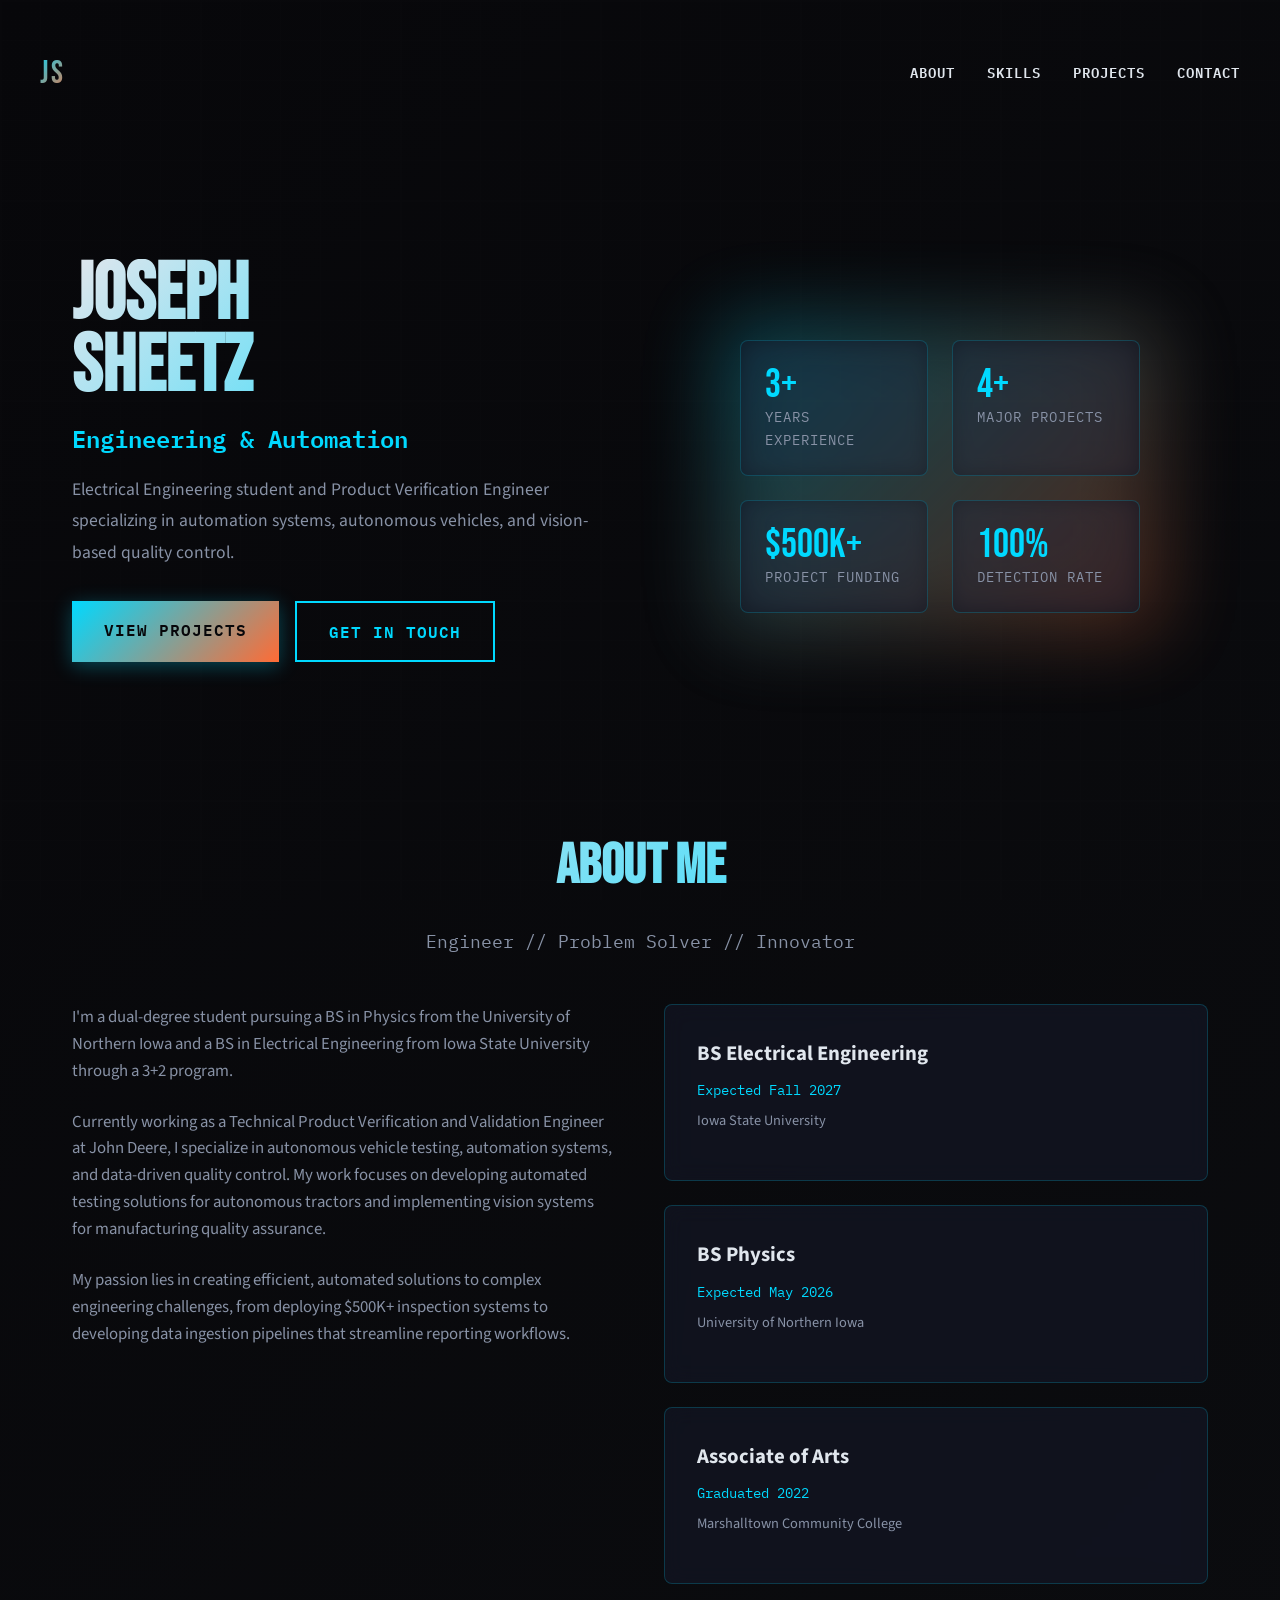
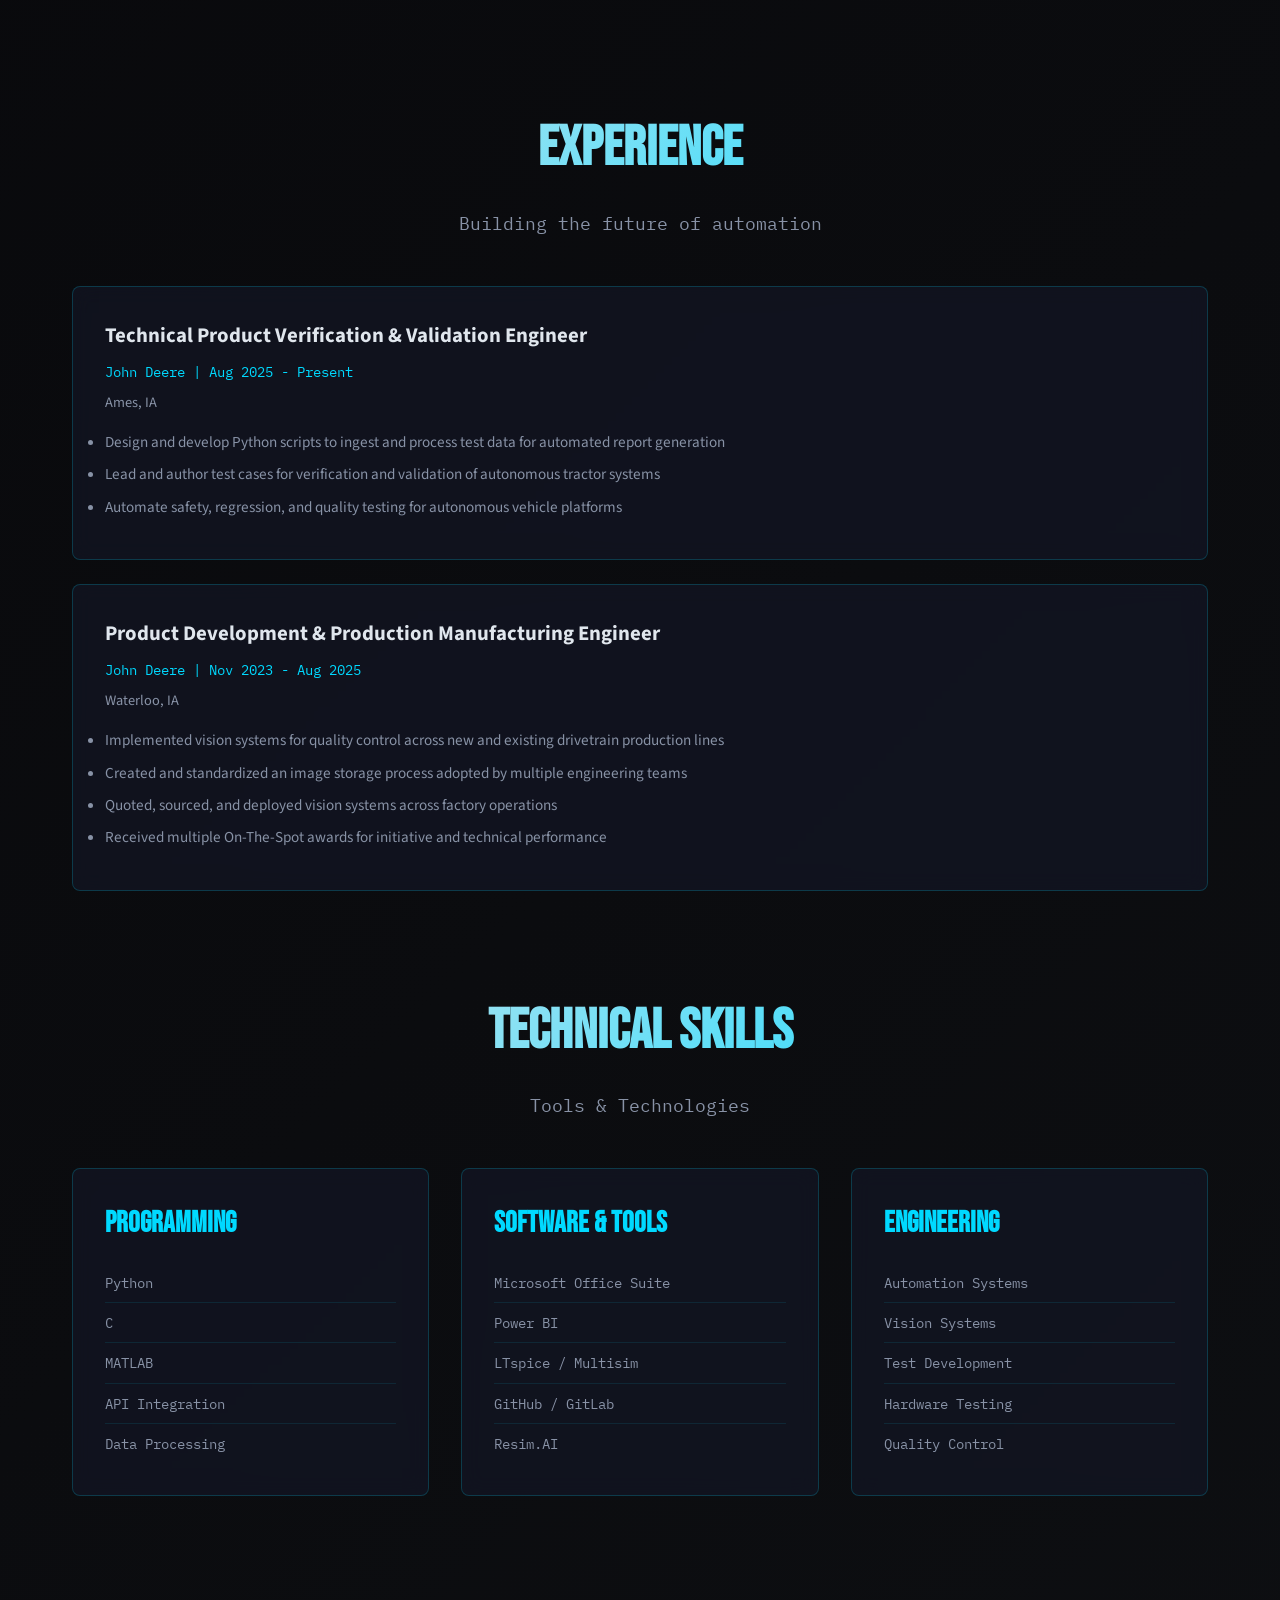
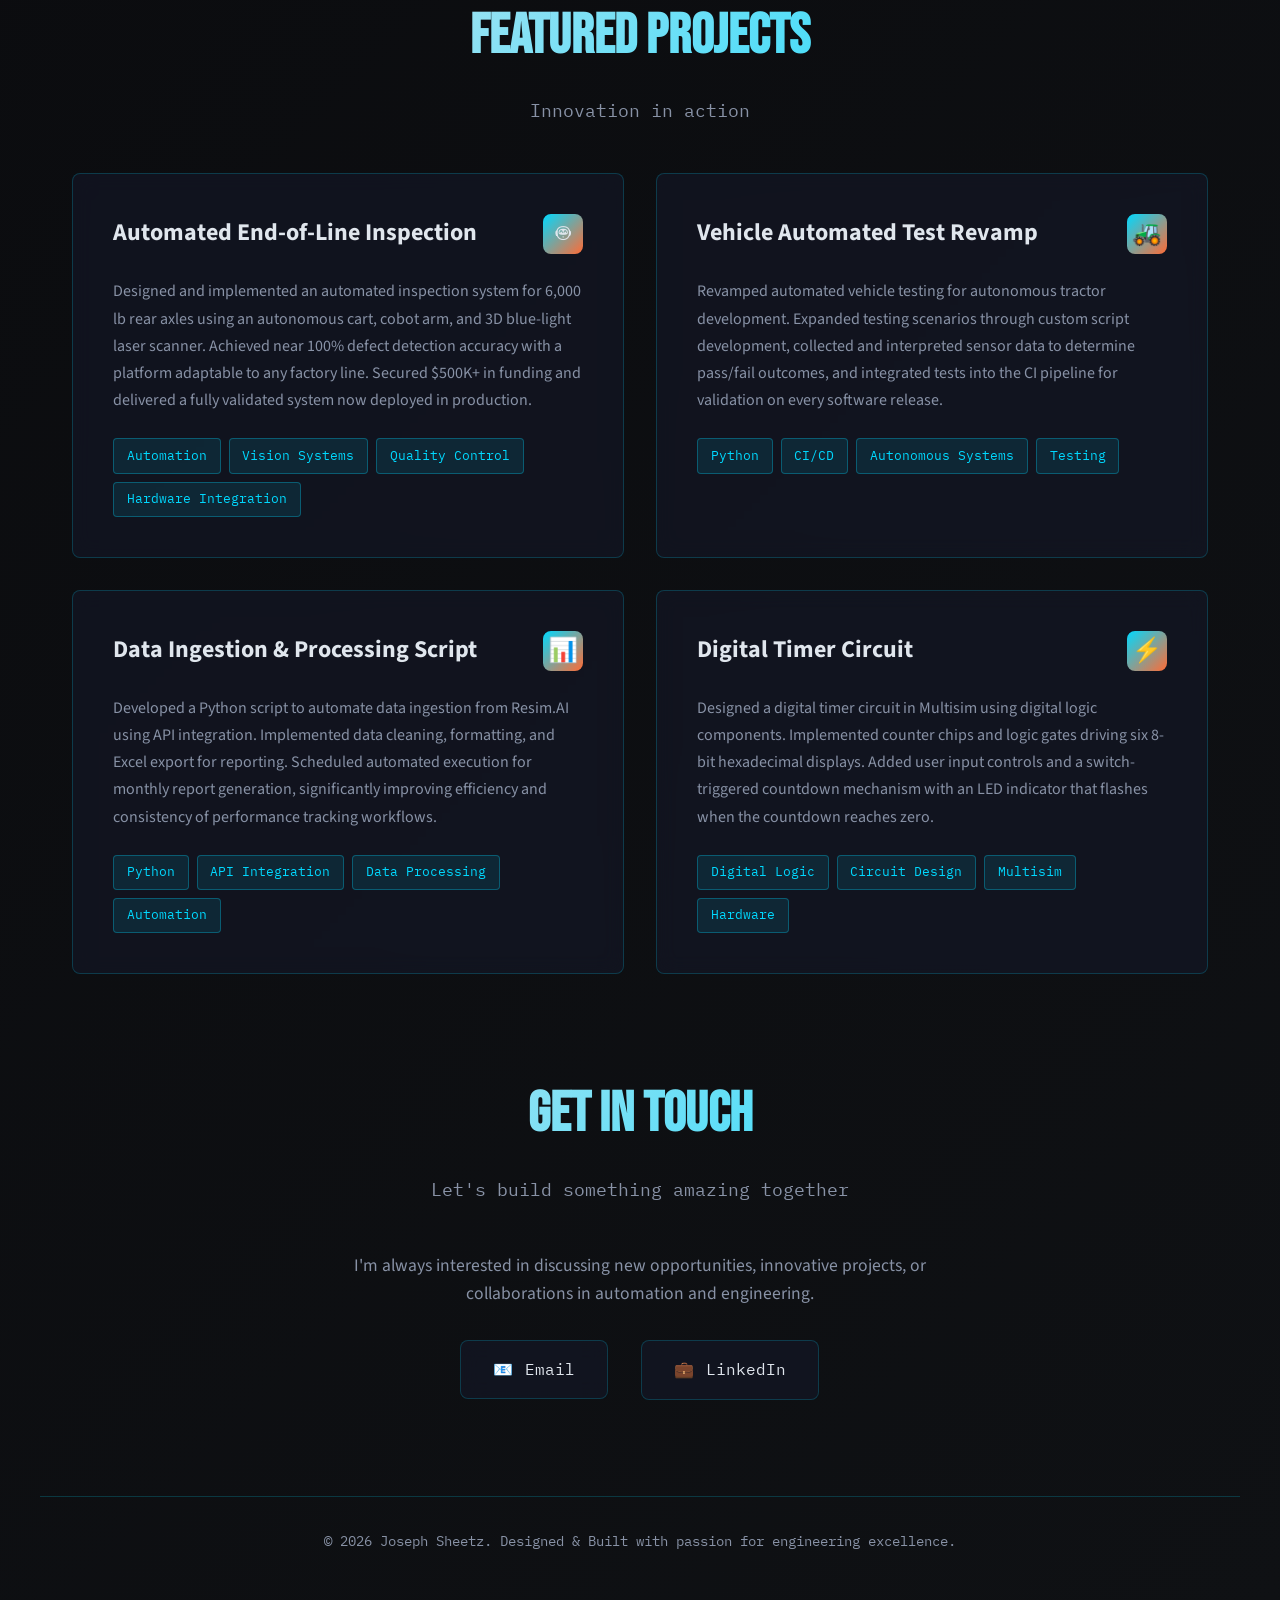
<file: portfolio_website.html>
<!DOCTYPE html>
<html lang="en">
<head>
    <meta charset="UTF-8">
    <meta name="viewport" content="width=device-width, initial-scale=1.0">
    <title>Joseph Sheetz | Engineering Portfolio</title>
    <link rel="preconnect" href="https://fonts.googleapis.com">
    <link rel="preconnect" href="https://fonts.gstatic.com" crossorigin>
    <link href="https://fonts.googleapis.com/css2?family=Bebas+Neue&family=IBM+Plex+Mono:wght@400;600&family=Source+Sans+3:wght@300;400;600;700&display=swap" rel="stylesheet">
    <style>
        :root {
            --primary: #07070a;
            --secondary: #0f1114;
            --accent: #00d9ff;
            --accent-warm: #ff6b35;
            --text: #e0e6ed;
            --text-dim: #8892a6;
            --surface: #0b0d11;
        }

        * {
            margin: 0;
            padding: 0;
            box-sizing: border-box;
        }

        body {
            font-family: 'Source Sans 3', sans-serif;
            background: linear-gradient(135deg, var(--primary) 0%, var(--secondary) 100%);
            color: var(--text);
            line-height: 1.6;
            overflow-x: hidden;
        }

        /* Modern Black/Gray Layered Grid */
        body::before {
            content: '';
            position: fixed;
            inset: 0;
            width: 100%;
            height: 100%;
            /* Two layered grids: thin subtle lines + faint thicker lines for structure */
            background-image:
                linear-gradient(rgba(255,255,255,0.03) 1px, transparent 1px),
                linear-gradient(90deg, rgba(255,255,255,0.03) 1px, transparent 1px),
                linear-gradient(rgba(255,255,255,0.02) 2px, transparent 2px),
                linear-gradient(90deg, rgba(255,255,255,0.02) 2px, transparent 2px);
            background-size: 40px 40px, 40px 40px, 200px 200px, 200px 200px;
            background-position: 0 0, 0 0, 0 0, 0 0;
            mix-blend-mode: overlay;
            pointer-events: none;
            z-index: 0;
            opacity: 0.9;
            animation: gridMove 40s linear infinite;
        }

        @keyframes gridMove {
            0% { transform: translate(0, 0); }
            100% { transform: translate(40px, 40px); }
        }

        /* Header */
        header {
            position: relative;
            padding: 2rem 2rem 1rem;
            z-index: 10;
        }

        nav {
            max-width: 1200px;
            margin: 0 auto;
            display: flex;
            justify-content: space-between;
            align-items: center;
            padding: 1rem 0;
        }

        .logo {
            font-family: 'Bebas Neue', sans-serif;
            font-size: 2rem;
            letter-spacing: 3px;
            background: linear-gradient(135deg, var(--accent), var(--accent-warm));
            -webkit-background-clip: text;
            -webkit-text-fill-color: transparent;
            background-clip: text;
            animation: fadeInDown 1s ease-out;
        }

        .nav-links {
            display: flex;
            gap: 2rem;
            list-style: none;
        }

        .nav-links a {
            color: var(--text);
            text-decoration: none;
            font-family: 'IBM Plex Mono', monospace;
            font-size: 0.9rem;
            font-weight: 600;
            text-transform: uppercase;
            letter-spacing: 1px;
            position: relative;
            transition: color 0.3s ease;
        }

        .nav-links a::after {
            content: '';
            position: absolute;
            bottom: -5px;
            left: 0;
            width: 0;
            height: 2px;
            background: var(--accent);
            transition: width 0.3s ease;
        }

        .nav-links a:hover {
            color: var(--accent);
        }

        .nav-links a:hover::after {
            width: 100%;
        }

        /* Hero Section */
        .hero {
            position: relative;
            max-width: 1200px;
            margin: 4rem auto;
            padding: 4rem 2rem;
            display: grid;
            grid-template-columns: 1fr 1fr;
            gap: 4rem;
            align-items: center;
            z-index: 10;
        }

        .hero-content h1 {
            font-family: 'Bebas Neue', sans-serif;
            font-size: 5rem;
            line-height: 0.9;
            margin-bottom: 1rem;
            background: linear-gradient(135deg, var(--text) 0%, var(--accent) 100%);
            -webkit-background-clip: text;
            -webkit-text-fill-color: transparent;
            background-clip: text;
            animation: fadeInUp 1s ease-out 0.2s both;
        }

        .hero-content .subtitle {
            font-size: 1.5rem;
            color: var(--accent);
            font-weight: 600;
            margin-bottom: 1rem;
            font-family: 'IBM Plex Mono', monospace;
            animation: fadeInUp 1s ease-out 0.4s both;
        }

        .hero-content p {
            font-size: 1.1rem;
            color: var(--text-dim);
            margin-bottom: 2rem;
            line-height: 1.8;
            animation: fadeInUp 1s ease-out 0.6s both;
        }

        .hero-buttons {
            display: flex;
            gap: 1rem;
            animation: fadeInUp 1s ease-out 0.8s both;
        }

        .btn {
            padding: 1rem 2rem;
            font-family: 'IBM Plex Mono', monospace;
            font-weight: 600;
            text-transform: uppercase;
            letter-spacing: 1px;
            border: none;
            cursor: pointer;
            transition: all 0.3s ease;
            text-decoration: none;
            display: inline-block;
            position: relative;
            overflow: hidden;
        }

        .btn-primary {
            background: linear-gradient(135deg, var(--accent), var(--accent-warm));
            color: var(--primary);
            box-shadow: 0 4px 20px rgba(0, 217, 255, 0.3);
        }

        .btn-primary:hover {
            transform: translateY(-2px);
            box-shadow: 0 6px 30px rgba(0, 217, 255, 0.5);
        }

        .btn-secondary {
            background: transparent;
            color: var(--accent);
            border: 2px solid var(--accent);
        }

        .btn-secondary:hover {
            background: var(--accent);
            color: var(--primary);
            transform: translateY(-2px);
        }

        .hero-visual {
            position: relative;
            animation: fadeIn 1.5s ease-out 0.5s both;
        }

        .profile-container {
            position: relative;
            width: 100%;
            max-width: 400px;
            margin: 0 auto;
        }

        .profile-bg {
            position: absolute;
            top: -20px;
            left: -20px;
            right: -20px;
            bottom: -20px;
            background: linear-gradient(135deg, var(--accent), var(--accent-warm));
            border-radius: 12px;
            filter: blur(40px);
            opacity: 0.3;
            animation: pulse 3s ease-in-out infinite;
        }

        @keyframes pulse {
            0%, 100% { opacity: 0.3; transform: scale(1); }
            50% { opacity: 0.5; transform: scale(1.05); }
        }

        .stats-grid {
            display: grid;
            grid-template-columns: repeat(2, 1fr);
            gap: 1.5rem;
            margin-top: 2rem;
        }

        .stat-card {
            background: rgba(20, 24, 41, 0.6);
            backdrop-filter: blur(10px);
            border: 1px solid rgba(0, 217, 255, 0.2);
            padding: 1.5rem;
            border-radius: 8px;
            transition: all 0.3s ease;
        }

        .stat-card:hover {
            border-color: var(--accent);
            transform: translateY(-4px);
            box-shadow: 0 8px 20px rgba(0, 217, 255, 0.2);
        }

        .stat-number {
            font-family: 'Bebas Neue', sans-serif;
            font-size: 2.5rem;
            color: var(--accent);
            line-height: 1;
        }

        .stat-label {
            font-size: 0.9rem;
            color: var(--text-dim);
            text-transform: uppercase;
            letter-spacing: 1px;
            font-family: 'IBM Plex Mono', monospace;
        }

        /* Section Styling */
        section {
            position: relative;
            max-width: 1200px;
            margin: 6rem auto;
            padding: 0 2rem;
            z-index: 10;
        }

        .section-header {
            margin-bottom: 3rem;
            text-align: center;
        }

        .section-title {
            font-family: 'Bebas Neue', sans-serif;
            font-size: 3.5rem;
            margin-bottom: 1rem;
            background: linear-gradient(135deg, var(--text) 0%, var(--accent) 100%);
            -webkit-background-clip: text;
            -webkit-text-fill-color: transparent;
            background-clip: text;
        }

        .section-subtitle {
            font-size: 1.1rem;
            color: var(--text-dim);
            font-family: 'IBM Plex Mono', monospace;
        }

        /* About Section */
        .about-content {
            display: grid;
            grid-template-columns: 1fr 1fr;
            gap: 3rem;
            align-items: start;
        }

        .about-text p {
            margin-bottom: 1.5rem;
            color: var(--text-dim);
            font-size: 1.05rem;
        }

        .education-card, .experience-card {
            background: rgba(20, 24, 41, 0.6);
            backdrop-filter: blur(10px);
            border: 1px solid rgba(0, 217, 255, 0.2);
            padding: 2rem;
            border-radius: 8px;
            margin-bottom: 1.5rem;
            transition: all 0.3s ease;
        }

        .education-card:hover, .experience-card:hover {
            border-color: var(--accent);
            transform: translateX(10px);
        }

        .card-title {
            font-size: 1.3rem;
            font-weight: 700;
            color: var(--text);
            margin-bottom: 0.5rem;
        }

        .card-meta {
            font-family: 'IBM Plex Mono', monospace;
            font-size: 0.9rem;
            color: var(--accent);
            margin-bottom: 0.5rem;
        }

        .card-location {
            color: var(--text-dim);
            font-size: 0.9rem;
            margin-bottom: 1rem;
        }

        .card-description {
            color: var(--text-dim);
            font-size: 0.95rem;
            line-height: 1.6;
        }

        .card-description li {
            margin-bottom: 0.5rem;
        }

        /* Skills Section */
        .skills-grid {
            display: grid;
            grid-template-columns: repeat(3, 1fr);
            gap: 2rem;
        }

        .skill-category {
            background: rgba(20, 24, 41, 0.6);
            backdrop-filter: blur(10px);
            border: 1px solid rgba(0, 217, 255, 0.2);
            padding: 2rem;
            border-radius: 8px;
            transition: all 0.3s ease;
        }

        .skill-category:hover {
            border-color: var(--accent);
            transform: translateY(-8px);
            box-shadow: 0 12px 30px rgba(0, 217, 255, 0.2);
        }

        .skill-category h3 {
            font-family: 'Bebas Neue', sans-serif;
            font-size: 1.8rem;
            color: var(--accent);
            margin-bottom: 1rem;
        }

        .skill-list {
            list-style: none;
        }

        .skill-list li {
            color: var(--text-dim);
            padding: 0.5rem 0;
            border-bottom: 1px solid rgba(0, 217, 255, 0.1);
            font-family: 'IBM Plex Mono', monospace;
            font-size: 0.9rem;
        }

        .skill-list li:last-child {
            border-bottom: none;
        }

        /* Projects Section */
        .projects-grid {
            display: grid;
            grid-template-columns: repeat(2, 1fr);
            gap: 2rem;
        }

        .project-card {
            background: rgba(20, 24, 41, 0.6);
            backdrop-filter: blur(10px);
            border: 1px solid rgba(0, 217, 255, 0.2);
            border-radius: 8px;
            padding: 2.5rem;
            transition: all 0.4s ease;
            position: relative;
            overflow: hidden;
        }

        .project-card::before {
            content: '';
            position: absolute;
            top: 0;
            left: 0;
            width: 100%;
            height: 4px;
            background: linear-gradient(90deg, var(--accent), var(--accent-warm));
            transform: scaleX(0);
            transform-origin: left;
            transition: transform 0.4s ease;
        }

        .project-card:hover::before {
            transform: scaleX(1);
        }

        .project-card:hover {
            border-color: var(--accent);
            transform: translateY(-10px);
            box-shadow: 0 16px 40px rgba(0, 217, 255, 0.25);
        }

        .project-header {
            display: flex;
            justify-content: space-between;
            align-items: start;
            margin-bottom: 1.5rem;
        }

        .project-title {
            font-size: 1.5rem;
            font-weight: 700;
            color: var(--text);
        }

        .project-icon {
            width: 40px;
            height: 40px;
            background: linear-gradient(135deg, var(--accent), var(--accent-warm));
            border-radius: 8px;
            display: flex;
            align-items: center;
            justify-content: center;
            font-size: 1.5rem;
        }

        .project-description {
            color: var(--text-dim);
            margin-bottom: 1.5rem;
            line-height: 1.7;
        }

        .project-tags {
            display: flex;
            flex-wrap: wrap;
            gap: 0.5rem;
        }

        .tag {
            background: rgba(0, 217, 255, 0.1);
            color: var(--accent);
            padding: 0.4rem 0.8rem;
            border-radius: 4px;
            font-size: 0.8rem;
            font-family: 'IBM Plex Mono', monospace;
            border: 1px solid rgba(0, 217, 255, 0.3);
        }

        /* Contact Section */
        .contact-content {
            text-align: center;
            max-width: 600px;
            margin: 0 auto;
        }

        .contact-links {
            display: flex;
            justify-content: center;
            gap: 2rem;
            margin-top: 2rem;
        }

        .contact-link {
            display: flex;
            align-items: center;
            gap: 0.8rem;
            padding: 1rem 2rem;
            background: rgba(20, 24, 41, 0.6);
            backdrop-filter: blur(10px);
            border: 1px solid rgba(0, 217, 255, 0.2);
            border-radius: 8px;
            color: var(--text);
            text-decoration: none;
            font-family: 'IBM Plex Mono', monospace;
            transition: all 0.3s ease;
        }

        .contact-link:hover {
            border-color: var(--accent);
            transform: translateY(-4px);
            box-shadow: 0 8px 20px rgba(0, 217, 255, 0.2);
        }

        /* Footer */
        footer {
            position: relative;
            max-width: 1200px;
            margin: 6rem auto 2rem;
            padding: 2rem;
            text-align: center;
            color: var(--text-dim);
            font-family: 'IBM Plex Mono', monospace;
            font-size: 0.9rem;
            border-top: 1px solid rgba(0, 217, 255, 0.2);
            z-index: 10;
        }

        /* Animations */
        @keyframes fadeInUp {
            from {
                opacity: 0;
                transform: translateY(30px);
            }
            to {
                opacity: 1;
                transform: translateY(0);
            }
        }

        @keyframes fadeInDown {
            from {
                opacity: 0;
                transform: translateY(-30px);
            }
            to {
                opacity: 1;
                transform: translateY(0);
            }
        }

        @keyframes fadeIn {
            from { opacity: 0; }
            to { opacity: 1; }
        }

        /* Responsive */
        @media (max-width: 768px) {
            .hero {
                grid-template-columns: 1fr;
                gap: 2rem;
            }

            .hero-content h1 {
                font-size: 3.5rem;
            }

            .about-content {
                grid-template-columns: 1fr;
            }

            .skills-grid {
                grid-template-columns: 1fr;
            }

            .projects-grid {
                grid-template-columns: 1fr;
            }

            .nav-links {
                gap: 1rem;
            }

            .nav-links a {
                font-size: 0.8rem;
            }

            .contact-links {
                flex-direction: column;
                align-items: center;
            }
        }

        /* Scroll reveal */
        .reveal {
            opacity: 0;
            transform: translateY(30px);
            transition: all 0.8s ease;
        }

        .reveal.active {
            opacity: 1;
            transform: translateY(0);
        }
    </style>
</head>
<body>
    <header>
        <nav>
            <div class="logo">JS</div>
            <ul class="nav-links">
                <li><a href="#about">About</a></li>
                <li><a href="#skills">Skills</a></li>
                <li><a href="#projects">Projects</a></li>
                <li><a href="#contact">Contact</a></li>
            </ul>
        </nav>
    </header>

    <section class="hero">
        <div class="hero-content">
            <h1>Joseph<br>Sheetz</h1>
            <div class="subtitle">Engineering & Automation</div>
            <p>Electrical Engineering student and Product Verification Engineer specializing in automation systems, autonomous vehicles, and vision-based quality control.</p>
            <div class="hero-buttons">
                <a href="#projects" class="btn btn-primary">View Projects</a>
                <a href="#contact" class="btn btn-secondary">Get in Touch</a>
            </div>
        </div>
        <div class="hero-visual">
            <div class="profile-container">
                <div class="profile-bg"></div>
                <div class="stats-grid">
                    <div class="stat-card">
                        <div class="stat-number">3+</div>
                        <div class="stat-label">Years Experience</div>
                    </div>
                    <div class="stat-card">
                        <div class="stat-number">4+</div>
                        <div class="stat-label">Major Projects</div>
                    </div>
                    <div class="stat-card">
                        <div class="stat-number">$500K+</div>
                        <div class="stat-label">Project Funding</div>
                    </div>
                    <div class="stat-card">
                        <div class="stat-number">100%</div>
                        <div class="stat-label">Detection Rate</div>
                    </div>
                </div>
            </div>
        </div>
    </section>

    <section id="about" class="reveal">
        <div class="section-header">
            <h2 class="section-title">About Me</h2>
            <p class="section-subtitle">Engineer // Problem Solver // Innovator</p>
        </div>
        <div class="about-content">
            <div class="about-text">
                <p>I'm a dual-degree student pursuing a BS in Physics from the University of Northern Iowa and a BS in Electrical Engineering from Iowa State University through a 3+2 program.</p>
                <p>Currently working as a Technical Product Verification and Validation Engineer at John Deere, I specialize in autonomous vehicle testing, automation systems, and data-driven quality control. My work focuses on developing automated testing solutions for autonomous tractors and implementing vision systems for manufacturing quality assurance.</p>
                <p>My passion lies in creating efficient, automated solutions to complex engineering challenges, from deploying $500K+ inspection systems to developing data ingestion pipelines that streamline reporting workflows.</p>
            </div>
            <div class="about-cards">
                <div class="education-card">
                    <div class="card-title">BS Electrical Engineering</div>
                    <div class="card-meta">Expected Fall 2027</div>
                    <div class="card-location">Iowa State University</div>
                </div>
                <div class="education-card">
                    <div class="card-title">BS Physics</div>
                    <div class="card-meta">Expected May 2026</div>
                    <div class="card-location">University of Northern Iowa</div>
                </div>
                <div class="education-card">
                    <div class="card-title">Associate of Arts</div>
                    <div class="card-meta">Graduated 2022</div>
                    <div class="card-location">Marshalltown Community College</div>
                </div>
            </div>
        </div>
    </section>

    <section id="experience" class="reveal">
        <div class="section-header">
            <h2 class="section-title">Experience</h2>
            <p class="section-subtitle">Building the future of automation</p>
        </div>
        <div class="experience-card">
            <div class="card-title">Technical Product Verification & Validation Engineer</div>
            <div class="card-meta">John Deere | Aug 2025 - Present</div>
            <div class="card-location">Ames, IA</div>
            <ul class="card-description">
                <li>Design and develop Python scripts to ingest and process test data for automated report generation</li>
                <li>Lead and author test cases for verification and validation of autonomous tractor systems</li>
                <li>Automate safety, regression, and quality testing for autonomous vehicle platforms</li>
            </ul>
        </div>
        <div class="experience-card">
            <div class="card-title">Product Development & Production Manufacturing Engineer</div>
            <div class="card-meta">John Deere | Nov 2023 - Aug 2025</div>
            <div class="card-location">Waterloo, IA</div>
            <ul class="card-description">
                <li>Implemented vision systems for quality control across new and existing drivetrain production lines</li>
                <li>Created and standardized an image storage process adopted by multiple engineering teams</li>
                <li>Quoted, sourced, and deployed vision systems across factory operations</li>
                <li>Received multiple On-The-Spot awards for initiative and technical performance</li>
            </ul>
        </div>
    </section>

    <section id="skills" class="reveal">
        <div class="section-header">
            <h2 class="section-title">Technical Skills</h2>
            <p class="section-subtitle">Tools & Technologies</p>
        </div>
        <div class="skills-grid">
            <div class="skill-category">
                <h3>Programming</h3>
                <ul class="skill-list">
                    <li>Python</li>
                    <li>C</li>
                    <li>MATLAB</li>
                    <li>API Integration</li>
                    <li>Data Processing</li>
                </ul>
            </div>
            <div class="skill-category">
                <h3>Software & Tools</h3>
                <ul class="skill-list">
                    <li>Microsoft Office Suite</li>
                    <li>Power BI</li>
                    <li>LTspice / Multisim</li>
                    <li>GitHub / GitLab</li>
                    <li>Resim.AI</li>
                </ul>
            </div>
            <div class="skill-category">
                <h3>Engineering</h3>
                <ul class="skill-list">
                    <li>Automation Systems</li>
                    <li>Vision Systems</li>
                    <li>Test Development</li>
                    <li>Hardware Testing</li>
                    <li>Quality Control</li>
                </ul>
            </div>
        </div>
    </section>

    <section id="projects" class="reveal">
        <div class="section-header">
            <h2 class="section-title">Featured Projects</h2>
            <p class="section-subtitle">Innovation in action</p>
        </div>
        <div class="projects-grid">
            <div class="project-card">
                <div class="project-header">
                    <h3 class="project-title">Automated End-of-Line Inspection</h3>
                    <div class="project-icon">🤖</div>
                </div>
                <p class="project-description">
                    Designed and implemented an automated inspection system for 6,000 lb rear axles using an autonomous cart, cobot arm, and 3D blue-light laser scanner. Achieved near 100% defect detection accuracy with a platform adaptable to any factory line. Secured $500K+ in funding and delivered a fully validated system now deployed in production.
                </p>
                <div class="project-tags">
                    <span class="tag">Automation</span>
                    <span class="tag">Vision Systems</span>
                    <span class="tag">Quality Control</span>
                    <span class="tag">Hardware Integration</span>
                </div>
            </div>

            <div class="project-card">
                <div class="project-header">
                    <h3 class="project-title">Vehicle Automated Test Revamp</h3>
                    <div class="project-icon">🚜</div>
                </div>
                <p class="project-description">
                    Revamped automated vehicle testing for autonomous tractor development. Expanded testing scenarios through custom script development, collected and interpreted sensor data to determine pass/fail outcomes, and integrated tests into the CI pipeline for validation on every software release.
                </p>
                <div class="project-tags">
                    <span class="tag">Python</span>
                    <span class="tag">CI/CD</span>
                    <span class="tag">Autonomous Systems</span>
                    <span class="tag">Testing</span>
                </div>
            </div>

            <div class="project-card">
                <div class="project-header">
                    <h3 class="project-title">Data Ingestion & Processing Script</h3>
                    <div class="project-icon">📊</div>
                </div>
                <p class="project-description">
                    Developed a Python script to automate data ingestion from Resim.AI using API integration. Implemented data cleaning, formatting, and Excel export for reporting. Scheduled automated execution for monthly report generation, significantly improving efficiency and consistency of performance tracking workflows.
                </p>
                <div class="project-tags">
                    <span class="tag">Python</span>
                    <span class="tag">API Integration</span>
                    <span class="tag">Data Processing</span>
                    <span class="tag">Automation</span>
                </div>
            </div>

            <div class="project-card">
                <div class="project-header">
                    <h3 class="project-title">Digital Timer Circuit</h3>
                    <div class="project-icon">⚡</div>
                </div>
                <p class="project-description">
                    Designed a digital timer circuit in Multisim using digital logic components. Implemented counter chips and logic gates driving six 8-bit hexadecimal displays. Added user input controls and a switch-triggered countdown mechanism with an LED indicator that flashes when the countdown reaches zero.
                </p>
                <div class="project-tags">
                    <span class="tag">Digital Logic</span>
                    <span class="tag">Circuit Design</span>
                    <span class="tag">Multisim</span>
                    <span class="tag">Hardware</span>
                </div>
            </div>
        </div>
    </section>

    <section id="contact" class="reveal">
        <div class="section-header">
            <h2 class="section-title">Get In Touch</h2>
            <p class="section-subtitle">Let's build something amazing together</p>
        </div>
        <div class="contact-content">
            <p style="color: var(--text-dim); margin-bottom: 2rem; font-size: 1.1rem;">
                I'm always interested in discussing new opportunities, innovative projects, or collaborations in automation and engineering.
            </p>
            <div class="contact-links">
                <a href="mailto:jacsheetz@gmail.com" class="contact-link">
                    <span>📧</span>
                    <span>Email</span>
                </a>
                <a href="https://linkedin.com/in/joseph-sheetz" target="_blank" class="contact-link">
                    <span>💼</span>
                    <span>LinkedIn</span>
                </a>
            </div>
        </div>
    </section>

    <footer>
        <p>&copy; 2026 Joseph Sheetz. Designed & Built with passion for engineering excellence.</p>
    </footer>

    <script>
        // Smooth scrolling for navigation links
        document.querySelectorAll('a[href^="#"]').forEach(anchor => {
            anchor.addEventListener('click', function (e) {
                e.preventDefault();
                const target = document.querySelector(this.getAttribute('href'));
                if (target) {
                    target.scrollIntoView({
                        behavior: 'smooth',
                        block: 'start'
                    });
                }
            });
        });

        // Scroll reveal animation
        const reveals = document.querySelectorAll('.reveal');
        
        function checkReveal() {
            const windowHeight = window.innerHeight;
            reveals.forEach(reveal => {
                const elementTop = reveal.getBoundingClientRect().top;
                const elementVisible = 150;
                
                if (elementTop < windowHeight - elementVisible) {
                    reveal.classList.add('active');
                }
            });
        }

        window.addEventListener('scroll', checkReveal);
        checkReveal(); // Check on load

        // Add active state to nav links on scroll
        window.addEventListener('scroll', () => {
            let current = '';
            const sections = document.querySelectorAll('section[id]');
            
            sections.forEach(section => {
                const sectionTop = section.offsetTop;
                const sectionHeight = section.clientHeight;
                if (pageYOffset >= sectionTop - 200) {
                    current = section.getAttribute('id');
                }
            });

            document.querySelectorAll('.nav-links a').forEach(link => {
                link.classList.remove('active');
                if (link.getAttribute('href').substring(1) === current) {
                    link.classList.add('active');
                }
            });
        });
    </script>
</body>
</html>
</file>
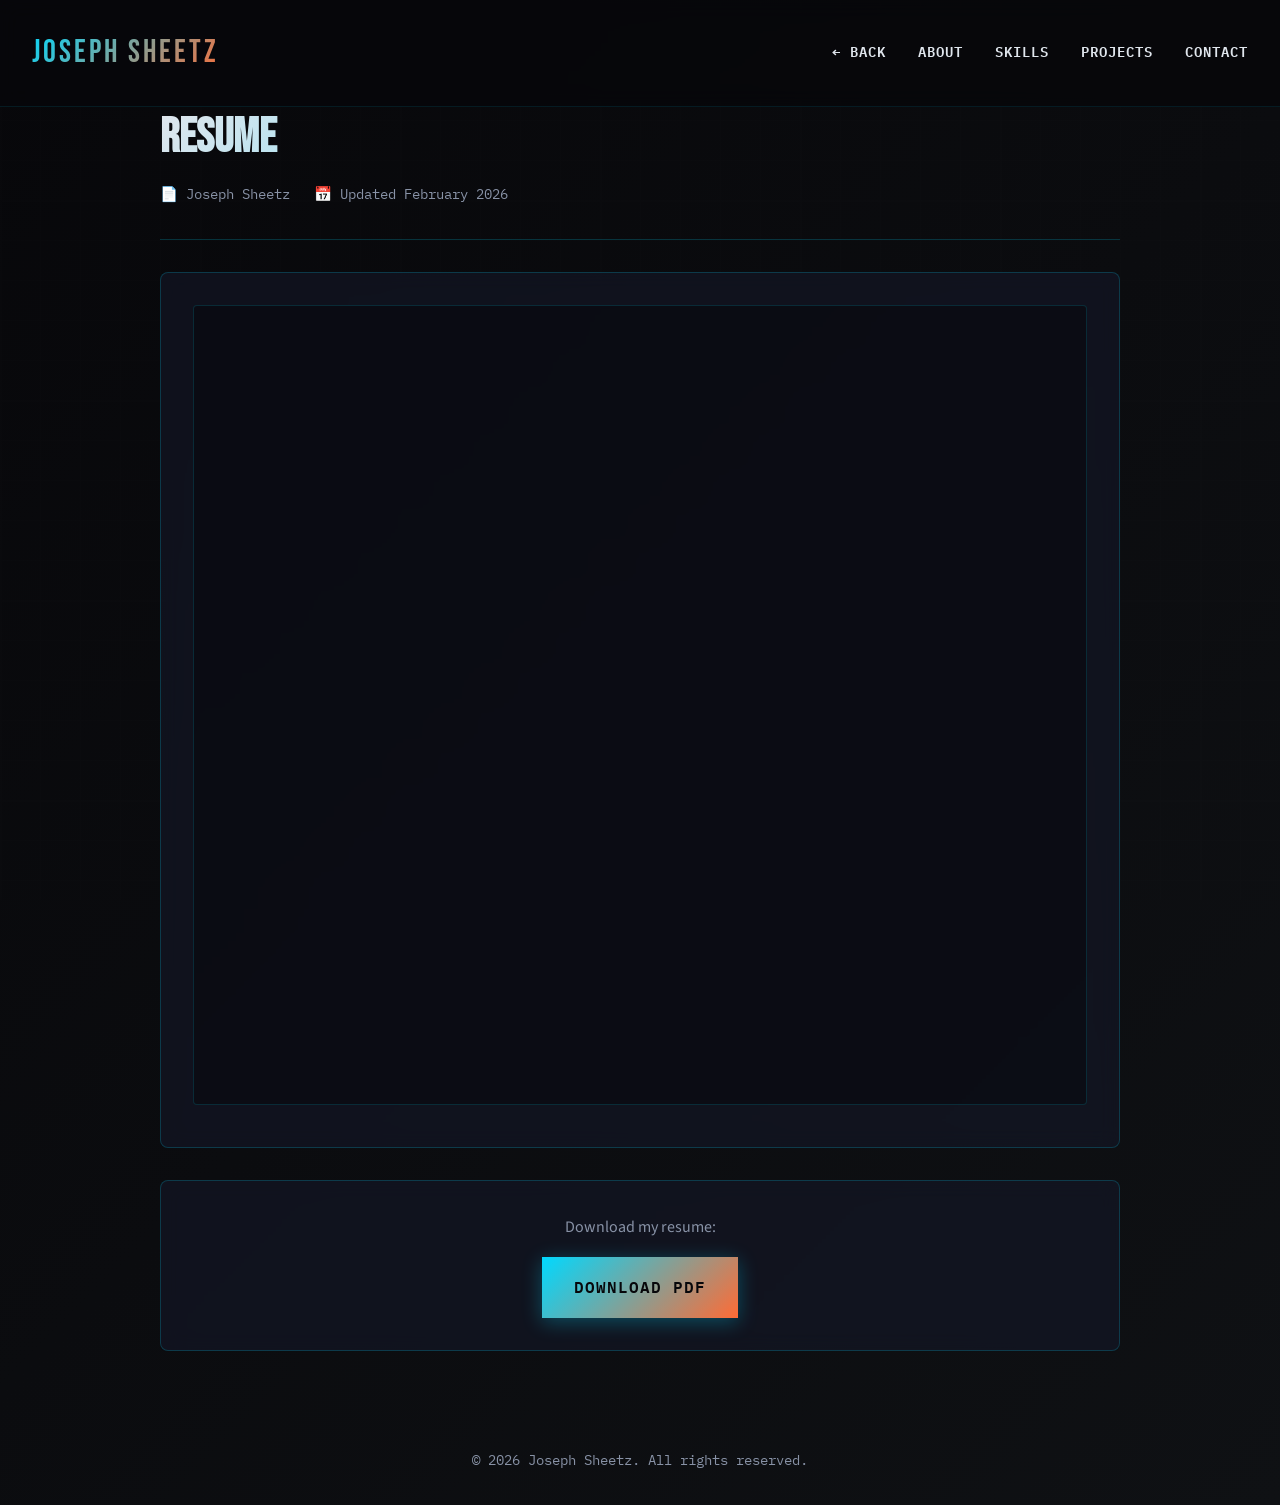
<file: resume.html>
<!DOCTYPE html>
<html lang="en">
<head>
    <meta charset="UTF-8">
    <meta name="viewport" content="width=device-width, initial-scale=1.0">
    <title>Resume | Joseph Sheetz</title>
    <link rel="preconnect" href="https://fonts.googleapis.com">
    <link rel="preconnect" href="https://fonts.gstatic.com" crossorigin>
    <link href="https://fonts.googleapis.com/css2?family=Bebas+Neue&family=IBM+Plex+Mono:wght@400;600&family=Source+Sans+3:wght@300;400;600;700&display=swap" rel="stylesheet">
    <link rel="stylesheet" href="assets/css/mobile.css" media="(max-width: 768px)">
    <style>
        :root {
            --primary: #07070a;
            --secondary: #0f1114;
            --accent: #00d9ff;
            --accent-warm: #ff6b35;
            --text: #e0e6ed;
            --text-dim: #8892a6;
            --surface: #0b0d11;
        }

        * {
            margin: 0;
            padding: 0;
            box-sizing: border-box;
        }

        html {
            scroll-padding-top: 80px;
        }

        body {
            font-family: 'Source Sans 3', sans-serif;
            background: linear-gradient(135deg, var(--primary) 0%, var(--secondary) 100%);
            color: var(--text);
            line-height: 1.8;
            min-height: 100vh;
        }

        /* Modern Black/Gray Layered Grid */
        body::before {
            content: '';
            position: fixed;
            inset: 0;
            width: 100%;
            height: 100%;
            background-image:
                linear-gradient(rgba(255,255,255,0.03) 1px, transparent 1px),
                linear-gradient(90deg, rgba(255,255,255,0.03) 1px, transparent 1px),
                linear-gradient(rgba(255,255,255,0.02) 2px, transparent 2px),
                linear-gradient(90deg, rgba(255,255,255,0.02) 2px, transparent 2px);
            background-size: 40px 40px, 40px 40px, 200px 200px, 200px 200px;
            background-position: 0 0, 0 0, 0 0, 0 0;
            mix-blend-mode: overlay;
            pointer-events: none;
            z-index: 0;
            opacity: 0.9;
        }

        /* Header */
        header {
            position: fixed;
            top: 0;
            left: 0;
            right: 0;
            padding: 1rem 2rem;
            z-index: 100;
            background: rgba(7, 7, 10, 0.9);
            backdrop-filter: blur(10px);
            border-bottom: 1px solid rgba(0, 217, 255, 0.1);
        }

        nav {
            max-width: 1400px;
            margin: 0 auto;
            display: flex;
            justify-content: space-between;
            align-items: center;
            padding: 0.5rem 0;
        }

        .logo {
            font-family: 'Bebas Neue', sans-serif;
            font-size: 2rem;
            letter-spacing: 3px;
            background: linear-gradient(135deg, var(--accent), var(--accent-warm));
            -webkit-background-clip: text;
            -webkit-text-fill-color: transparent;
            background-clip: text;
            text-decoration: none;
        }

        .nav-links {
            display: flex;
            gap: 2rem;
            list-style: none;
        }

        .nav-links a {
            color: var(--text);
            text-decoration: none;
            font-family: 'IBM Plex Mono', monospace;
            font-size: 0.9rem;
            font-weight: 600;
            text-transform: uppercase;
            letter-spacing: 1px;
            position: relative;
            transition: color 0.3s ease;
        }

        .nav-links a::after {
            content: '';
            position: absolute;
            bottom: -5px;
            left: 0;
            width: 0;
            height: 2px;
            background: var(--accent);
            transition: width 0.3s ease;
        }

        .nav-links a:hover {
            color: var(--accent);
        }

        .nav-links a:hover::after {
            width: 100%;
        }

        /* Main Content */
        main {
            position: relative;
            max-width: 1000px;
            margin: 0 auto;
            padding: 7rem 1.25rem 4rem;
            z-index: 10;
        }

        /* Resume Header */
        .resume-header {
            margin-bottom: 2rem;
            padding-bottom: 2rem;
            border-bottom: 1px solid rgba(0, 217, 255, 0.2);
        }

        .resume-title {
            font-family: 'Bebas Neue', sans-serif;
            font-size: 3rem;
            line-height: 1.1;
            margin-bottom: 1rem;
            background: linear-gradient(135deg, var(--text) 0%, var(--accent) 100%);
            -webkit-background-clip: text;
            -webkit-text-fill-color: transparent;
            background-clip: text;
        }

        .resume-meta {
            display: flex;
            flex-wrap: wrap;
            gap: 1.5rem;
            color: var(--text-dim);
            font-family: 'IBM Plex Mono', monospace;
            font-size: 0.9rem;
        }

        .resume-meta span {
            display: flex;
            align-items: center;
            gap: 0.5rem;
        }

        /* PDF Viewer Container */
        .pdf-container {
            background: rgba(20, 24, 41, 0.6);
            backdrop-filter: blur(10px);
            border: 1px solid rgba(0, 217, 255, 0.2);
            border-radius: 8px;
            padding: 2rem;
            margin-bottom: 2rem;
        }

        .pdf-viewer {
            width: 100%;
            height: 800px;
            border: 1px solid rgba(0, 217, 255, 0.15);
            border-radius: 4px;
            background: rgba(0, 0, 0, 0.3);
        }

        /* Download Section */
        .download-section {
            text-align: center;
            padding: 2rem;
            background: rgba(20, 24, 41, 0.6);
            backdrop-filter: blur(10px);
            border: 1px solid rgba(0, 217, 255, 0.2);
            border-radius: 8px;
        }

        .download-section p {
            color: var(--text-dim);
            margin-bottom: 1rem;
        }

        .btn {
            padding: 1rem 2rem;
            font-family: 'IBM Plex Mono', monospace;
            font-weight: 600;
            text-transform: uppercase;
            letter-spacing: 1px;
            border: none;
            cursor: pointer;
            transition: all 0.3s ease;
            text-decoration: none;
            display: inline-block;
        }

        .btn-primary {
            background: linear-gradient(135deg, var(--accent), var(--accent-warm));
            color: var(--primary);
            box-shadow: 0 4px 20px rgba(0, 217, 255, 0.3);
        }

        .btn-primary:hover {
            transform: translateY(-2px);
            box-shadow: 0 6px 30px rgba(0, 217, 255, 0.5);
        }

        /* Footer */
        footer {
            position: relative;
            text-align: center;
            padding: 2rem;
            color: var(--text-dim);
            font-family: 'IBM Plex Mono', monospace;
            font-size: 0.9rem;
            z-index: 10;
        }

        /* Responsive */
        @media (max-width: 768px) {
            .nav-links {
                gap: 1rem;
            }

            .resume-title {
                font-size: 2rem;
            }

            .pdf-container {
                padding: 1rem;
            }

            .pdf-viewer {
                height: 600px;
            }

            .resume-meta {
                flex-direction: column;
                gap: 0.5rem;
            }
        }
    </style>
</head>
<body>
    <header>
        <nav>
            <a href="index.html" class="logo">JOSEPH SHEETZ</a>
            <ul class="nav-links">
                <li><a href="index.html">← Back</a></li>
                <li><a href="index.html#about">About</a></li>
                <li><a href="index.html#skills">Skills</a></li>
                <li><a href="index.html#projects">Projects</a></li>
                <li><a href="index.html#contact">Contact</a></li>
            </ul>
        </nav>
    </header>

    <main>
        <div class="resume-header">
            <h1 class="resume-title">Resume</h1>
            <div class="resume-meta">
                <span>📄 Joseph Sheetz</span>
                <span>📅 Updated February 2026</span>
            </div>
        </div>

        <div class="pdf-container">
            <iframe class="pdf-viewer" src="resume.pdf"></iframe>
        </div>

        <div class="download-section">
            <p>Download my resume:</p>
            <a href="resume.pdf" download class="btn btn-primary">Download PDF</a>
        </div>
    </main>

    <footer>
        <p>&copy; 2026 Joseph Sheetz. All rights reserved.</p>
    </footer>
</body>
</html>
</file>
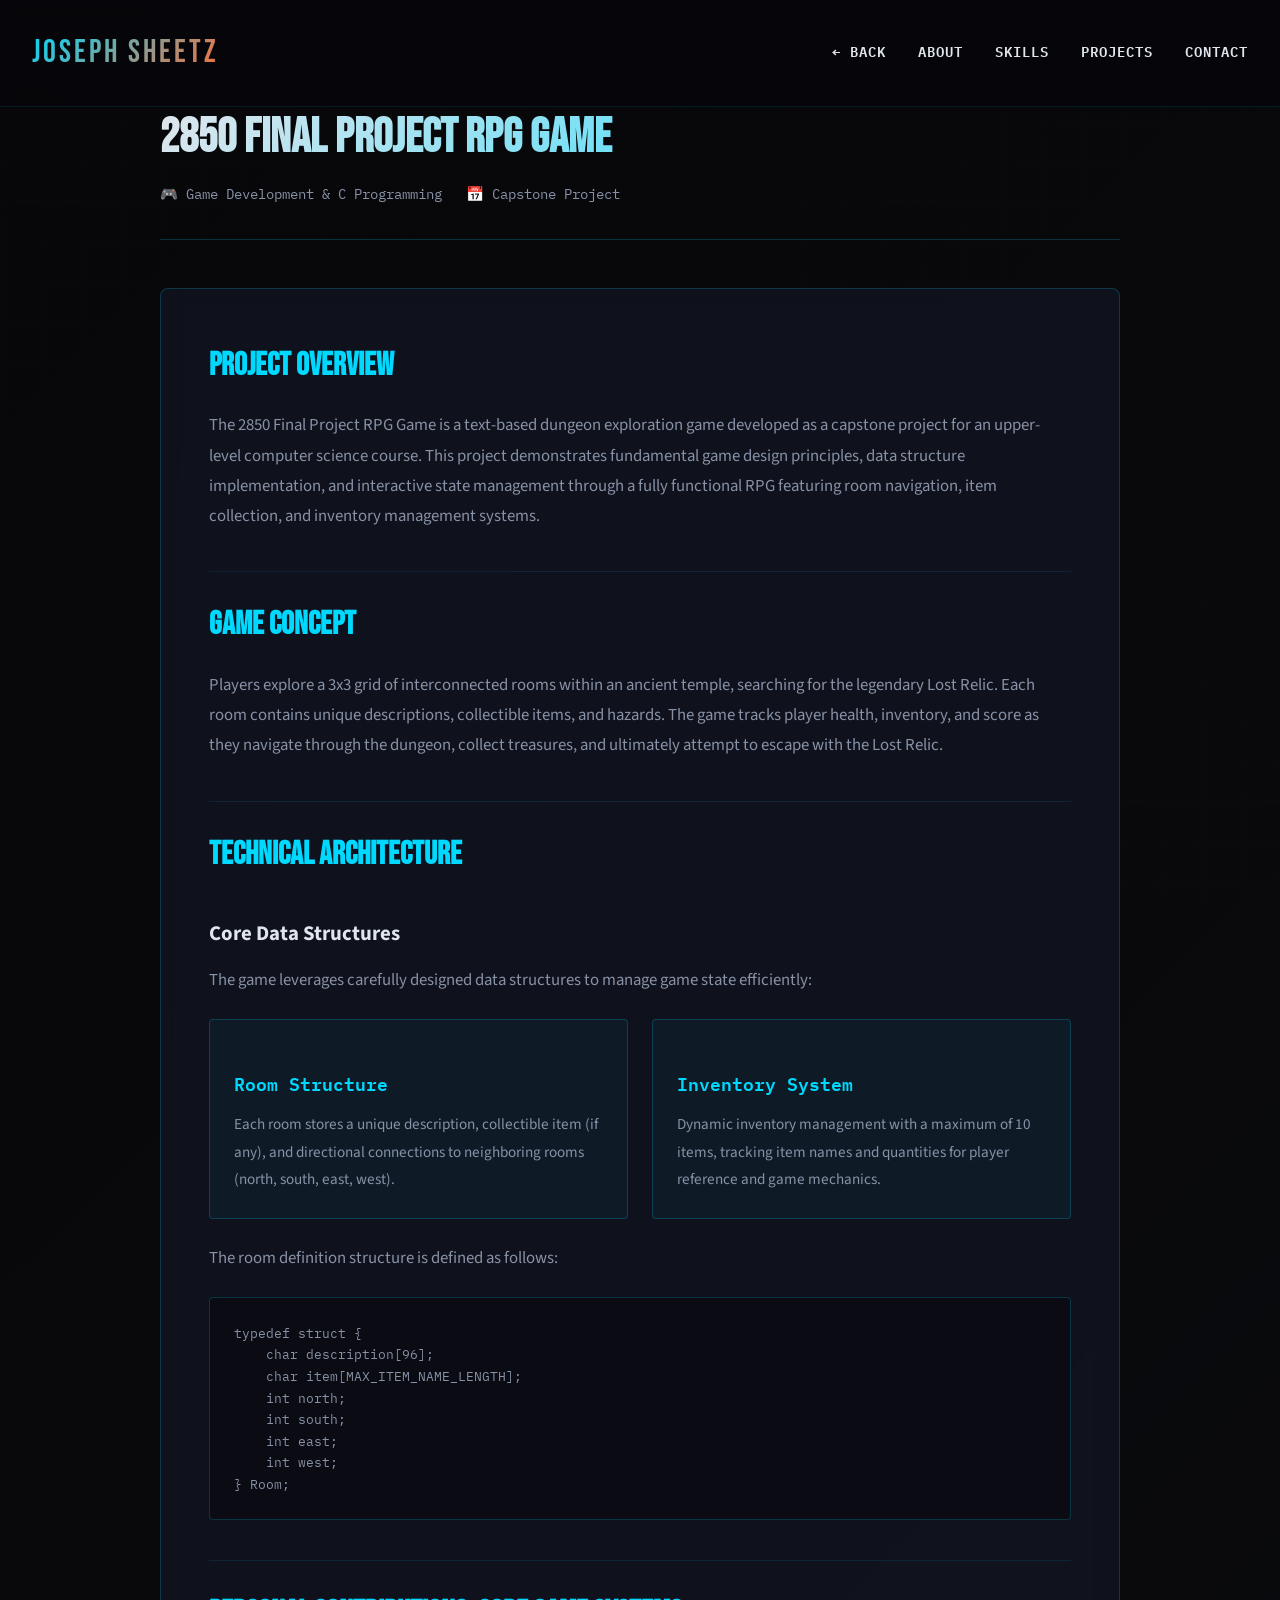
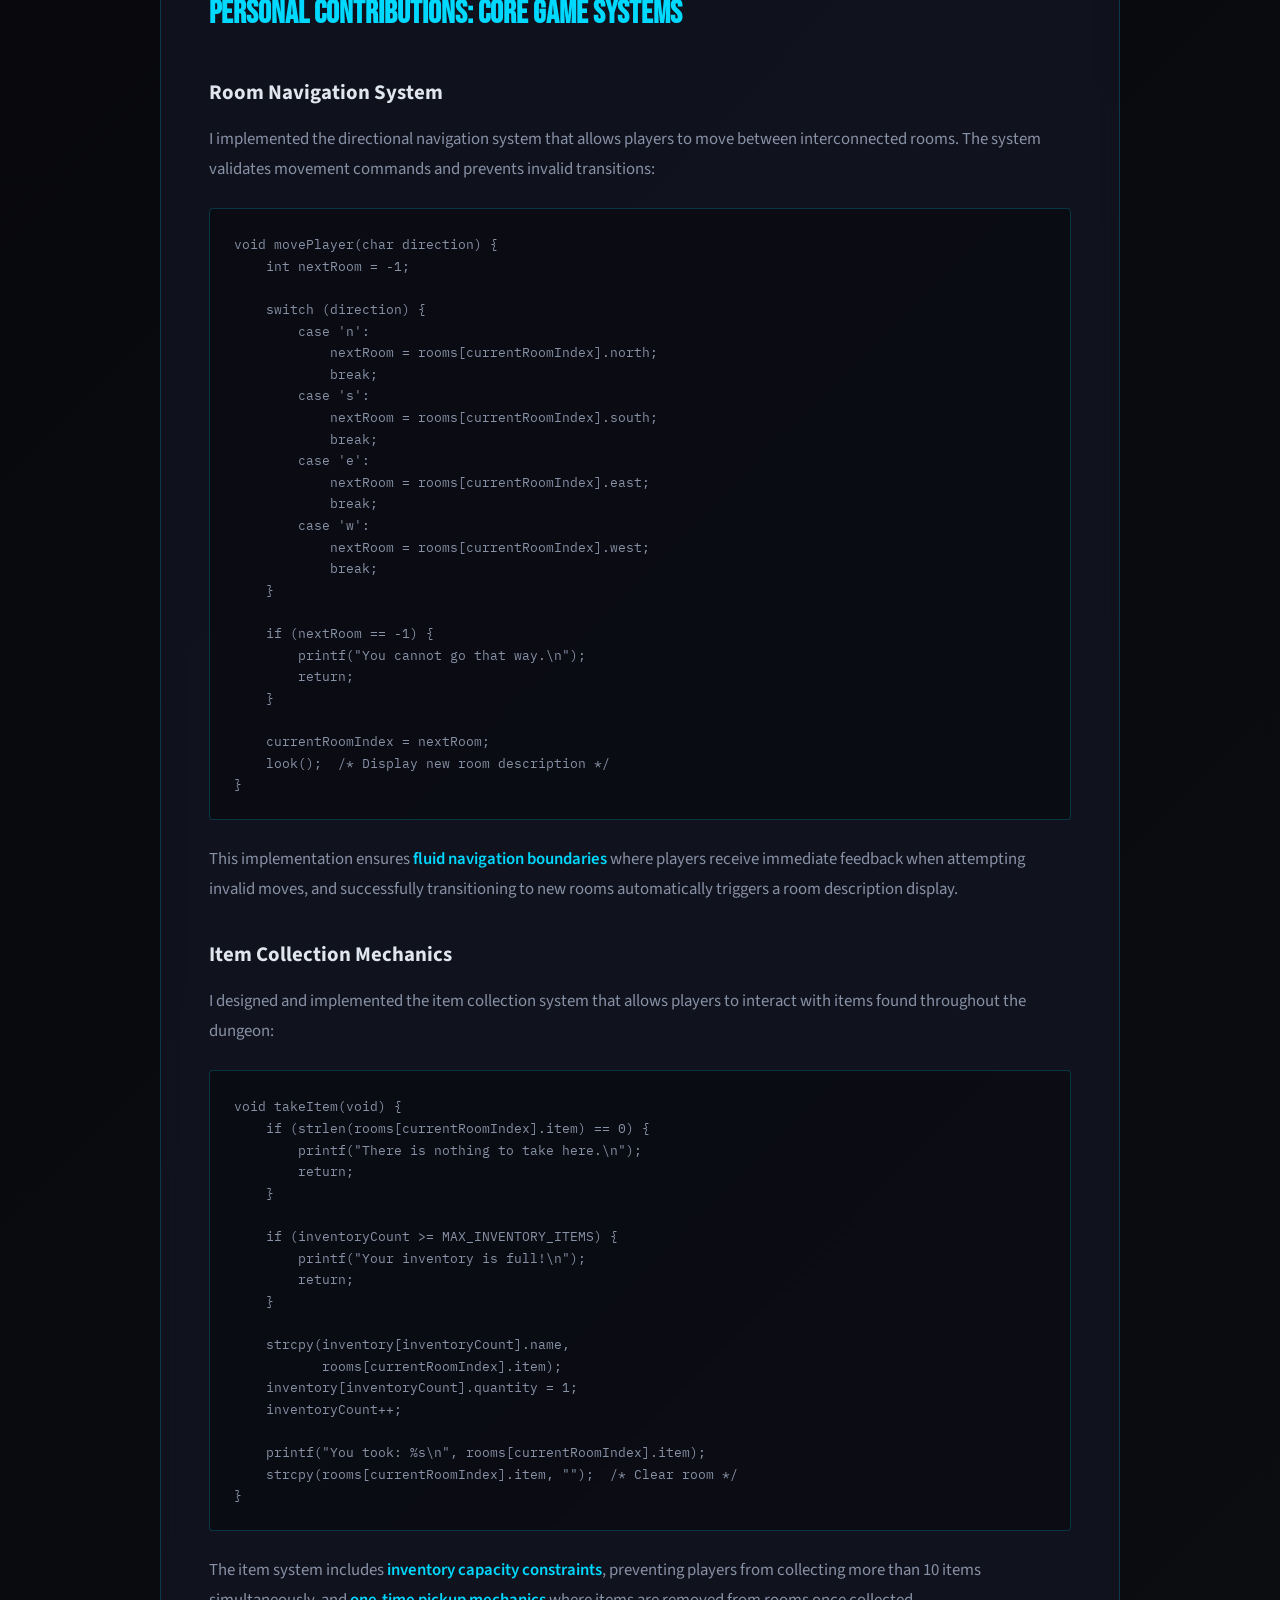
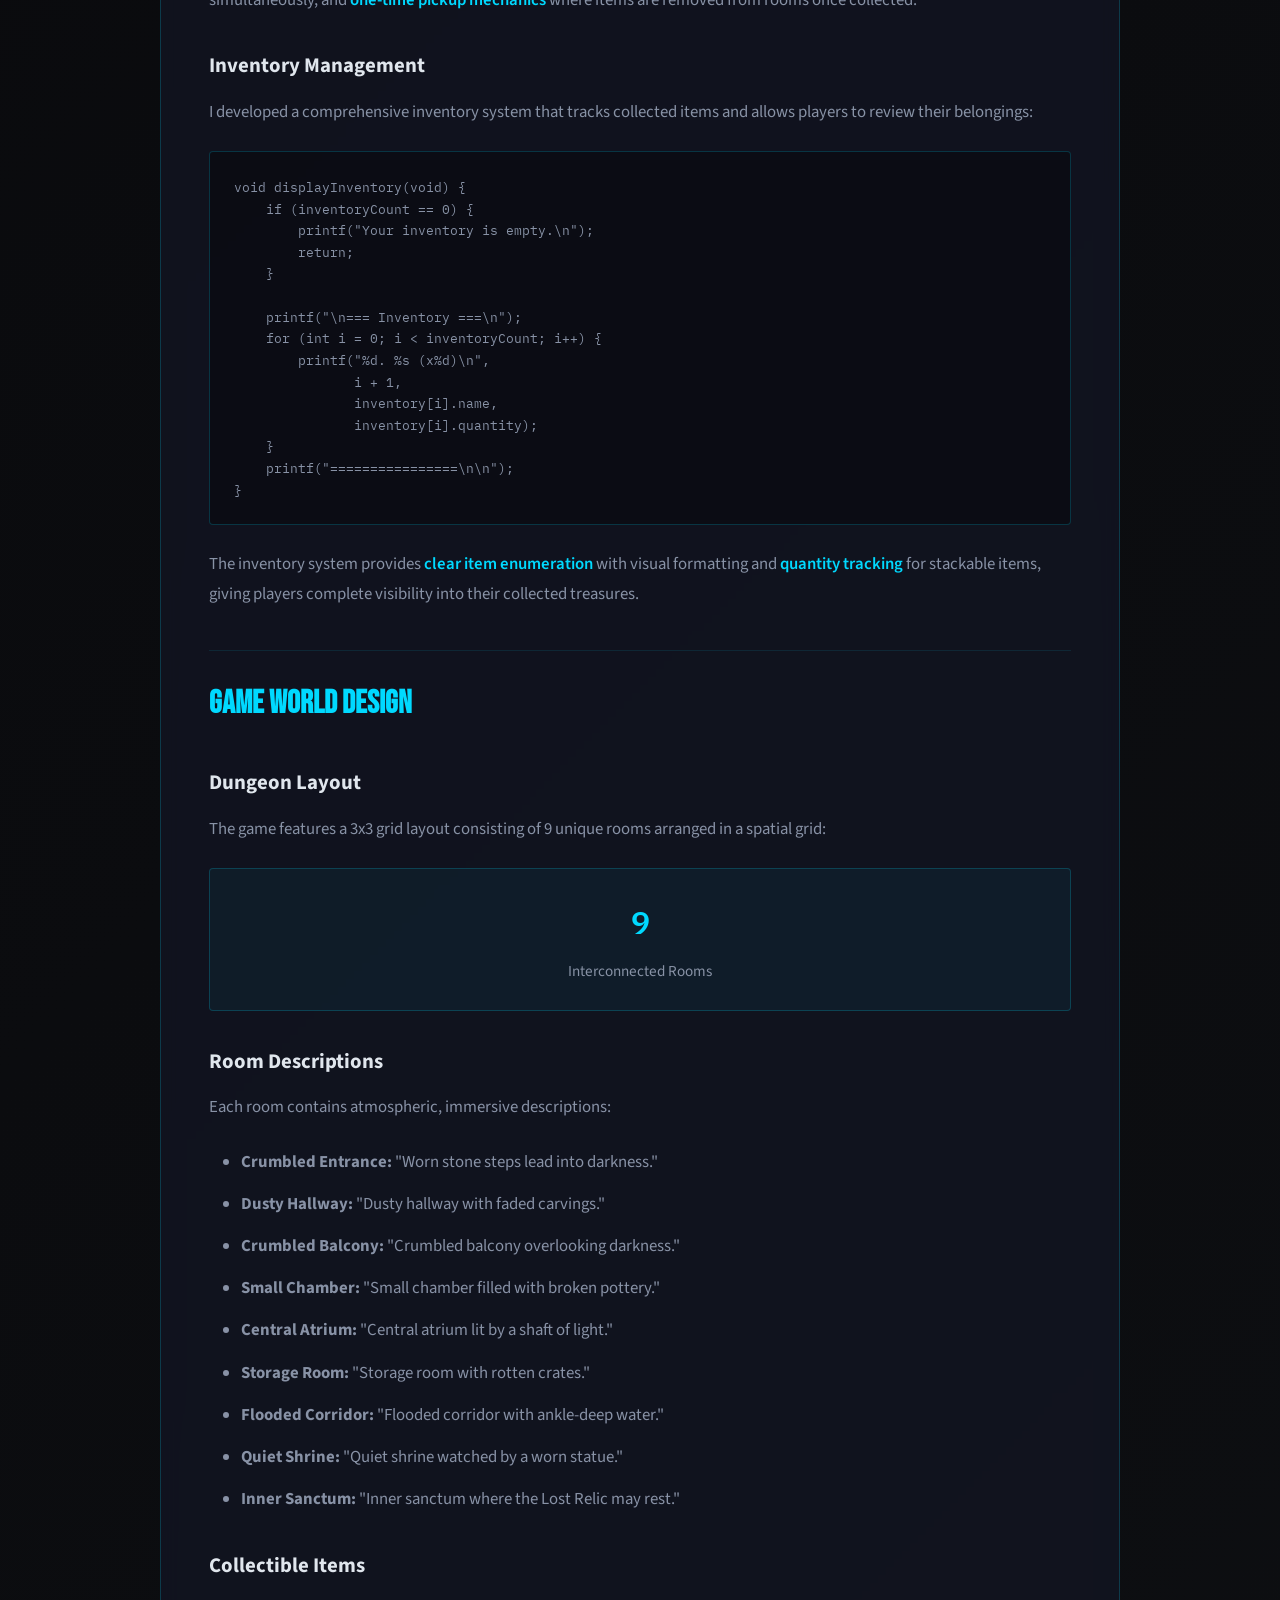
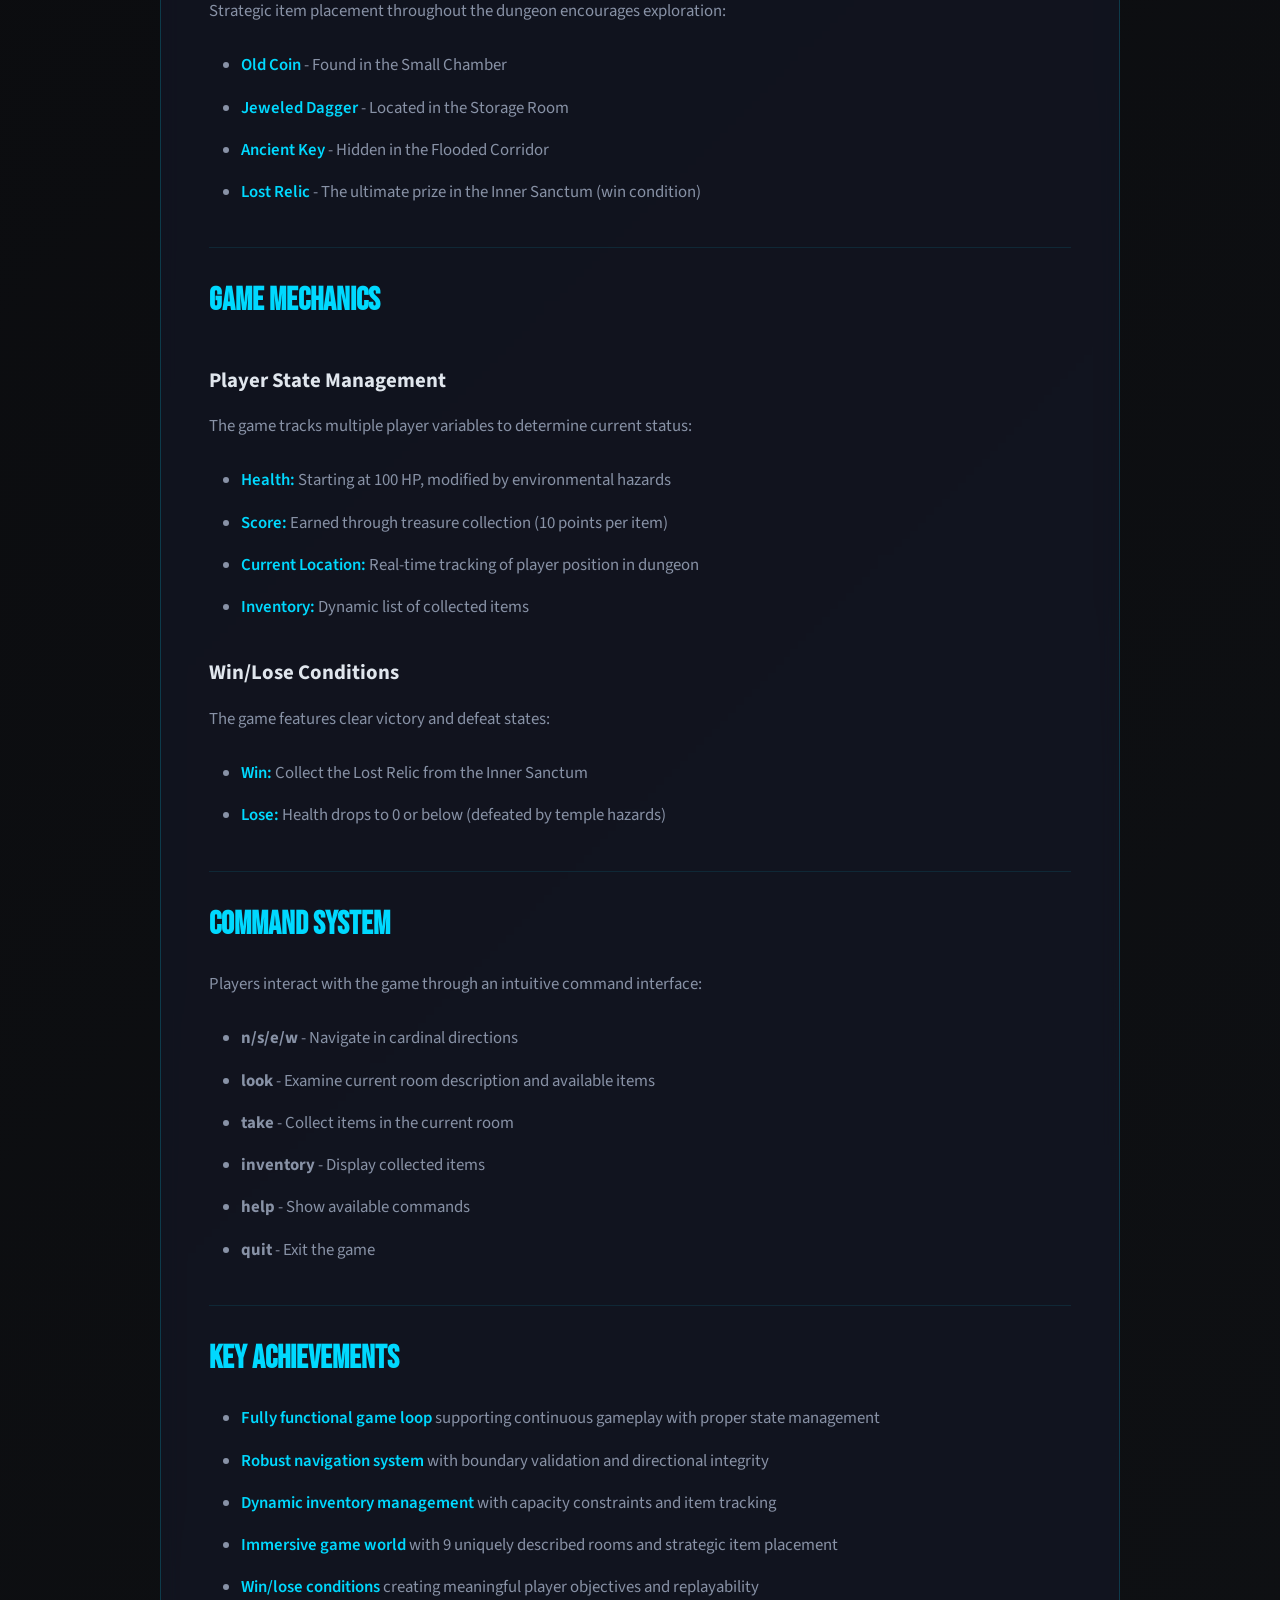
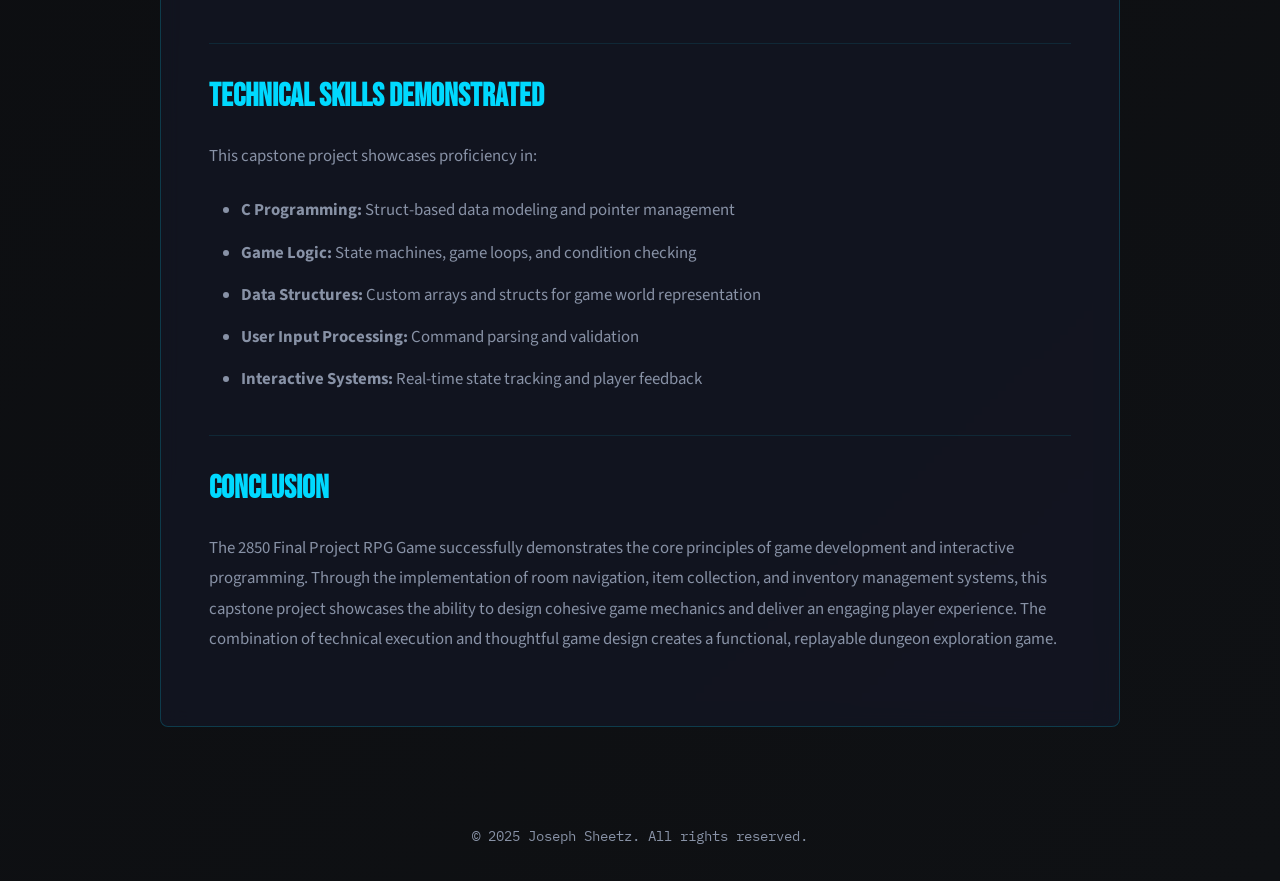
<file: rpg-game.html>
<!DOCTYPE html>
<html lang="en">
<head>
    <meta charset="UTF-8">
    <meta name="viewport" content="width=device-width, initial-scale=1.0">
    <title>2850 Final Project RPG Game | Joseph Sheetz</title>
    <link rel="preconnect" href="https://fonts.googleapis.com">
    <link rel="preconnect" href="https://fonts.gstatic.com" crossorigin>
    <link href="https://fonts.googleapis.com/css2?family=Bebas+Neue&family=IBM+Plex+Mono:wght@400;600&family=Source+Sans+3:wght@300;400;600;700&display=swap" rel="stylesheet">
    <link rel="stylesheet" href="assets/css/mobile.css" media="(max-width: 768px)">
    <style>
        :root {
            --primary: #07070a;
            --secondary: #0f1114;
            --accent: #00d9ff;
            --accent-warm: #ff6b35;
            --text: #e0e6ed;
            --text-dim: #8892a6;
            --surface: #0b0d11;
        }

        * {
            margin: 0;
            padding: 0;
            box-sizing: border-box;
        }

        html {
            scroll-padding-top: 80px;
        }

        body {
            font-family: 'Source Sans 3', sans-serif;
            background: linear-gradient(135deg, var(--primary) 0%, var(--secondary) 100%);
            color: var(--text);
            line-height: 1.8;
            min-height: 100vh;
        }

        /* Modern Black/Gray Layered Grid */
        body::before {
            content: '';
            position: fixed;
            inset: 0;
            width: 100%;
            height: 100%;
            background-image:
                linear-gradient(rgba(255,255,255,0.03) 1px, transparent 1px),
                linear-gradient(90deg, rgba(255,255,255,0.03) 1px, transparent 1px),
                linear-gradient(rgba(255,255,255,0.02) 2px, transparent 2px),
                linear-gradient(90deg, rgba(255,255,255,0.02) 2px, transparent 2px);
            background-size: 40px 40px, 40px 40px, 200px 200px, 200px 200px;
            background-position: 0 0, 0 0, 0 0, 0 0;
            mix-blend-mode: overlay;
            pointer-events: none;
            z-index: 0;
            opacity: 0.9;
        }

        /* Header */
        header {
            position: fixed;
            top: 0;
            left: 0;
            right: 0;
            padding: 1rem 2rem;
            z-index: 100;
            background: rgba(7, 7, 10, 0.9);
            backdrop-filter: blur(10px);
            border-bottom: 1px solid rgba(0, 217, 255, 0.1);
        }

        nav {
            max-width: 1400px;
            margin: 0 auto;
            display: flex;
            justify-content: space-between;
            align-items: center;
            padding: 0.5rem 0;
        }

        .logo {
            font-family: 'Bebas Neue', sans-serif;
            font-size: 2rem;
            letter-spacing: 3px;
            background: linear-gradient(135deg, var(--accent), var(--accent-warm));
            -webkit-background-clip: text;
            -webkit-text-fill-color: transparent;
            background-clip: text;
            text-decoration: none;
        }

        .nav-links {
            display: flex;
            gap: 2rem;
            list-style: none;
        }

        .nav-links a {
            color: var(--text);
            text-decoration: none;
            font-family: 'IBM Plex Mono', monospace;
            font-size: 0.9rem;
            font-weight: 600;
            text-transform: uppercase;
            letter-spacing: 1px;
            position: relative;
            transition: color 0.3s ease;
        }

        .nav-links a::after {
            content: '';
            position: absolute;
            bottom: -5px;
            left: 0;
            width: 0;
            height: 2px;
            background: var(--accent);
            transition: width 0.3s ease;
        }

        .nav-links a:hover {
            color: var(--accent);
        }

        .nav-links a:hover::after {
            width: 100%;
        }

        /* Main Content */
        main {
            position: relative;
            max-width: 1000px;
            margin: 0 auto;
            padding: 7rem 1.25rem 4rem;
            z-index: 10;
        }

        .back-link {
            display: none;
        }

        .back-link::before {
            content: '←';
        }

        /* Article Header */
        .article-header {
            margin-bottom: 3rem;
            padding-bottom: 2rem;
            border-bottom: 1px solid rgba(0, 217, 255, 0.2);
        }

        .article-title {
            font-family: 'Bebas Neue', sans-serif;
            font-size: 3rem;
            line-height: 1.1;
            margin-bottom: 1rem;
            background: linear-gradient(135deg, var(--text) 0%, var(--accent) 100%);
            -webkit-background-clip: text;
            -webkit-text-fill-color: transparent;
            background-clip: text;
        }

        .article-meta {
            display: flex;
            flex-wrap: wrap;
            gap: 1.5rem;
            color: var(--text-dim);
            font-family: 'IBM Plex Mono', monospace;
            font-size: 0.9rem;
        }

        .article-meta span {
            display: flex;
            align-items: center;
            gap: 0.5rem;
        }

        /* Article Content */
        .article-content {
            background: rgba(20, 24, 41, 0.6);
            backdrop-filter: blur(10px);
            border: 1px solid rgba(0, 217, 255, 0.2);
            border-radius: 8px;
            padding: 3rem;
        }

        .article-content h2 {
            font-family: 'Bebas Neue', sans-serif;
            font-size: 2rem;
            color: var(--accent);
            margin-top: 2.5rem;
            margin-bottom: 1rem;
            padding-top: 1.5rem;
            border-top: 1px solid rgba(0, 217, 255, 0.1);
        }

        .article-content h2:first-child {
            margin-top: 0;
            padding-top: 0;
            border-top: none;
        }

        .article-content h3 {
            font-size: 1.3rem;
            color: var(--text);
            margin-top: 2rem;
            margin-bottom: 0.75rem;
        }

        .article-content h4 {
            font-size: 1.1rem;
            color: var(--text);
            margin-top: 1.5rem;
            margin-bottom: 0.5rem;
            font-weight: 600;
        }

        .article-content p {
            color: var(--text-dim);
            margin-bottom: 1.5rem;
            font-size: 1.05rem;
        }

        .article-content ul {
            color: var(--text-dim);
            margin-bottom: 1.5rem;
            margin-left: 2rem;
            list-style-type: disc;
        }

        .article-content li {
            margin-bottom: 0.75rem;
            font-size: 1.05rem;
        }

        .article-content .highlight {
            color: var(--accent);
            font-weight: 600;
        }

        .article-content code {
            background: rgba(0, 217, 255, 0.1);
            color: var(--accent);
            padding: 0.2rem 0.4rem;
            border-radius: 3px;
            font-family: 'IBM Plex Mono', monospace;
            font-size: 0.9em;
        }

        .code-block {
            background: rgba(0, 0, 0, 0.3);
            border: 1px solid rgba(0, 217, 255, 0.2);
            border-radius: 4px;
            padding: 1.5rem;
            margin: 1.5rem 0;
            overflow-x: auto;
        }

        .code-block pre {
            margin: 0;
            color: var(--text-dim);
            font-family: 'IBM Plex Mono', monospace;
            font-size: 0.9rem;
            line-height: 1.5;
        }

        .code-block code {
            background: none;
            color: inherit;
            padding: 0;
            border-radius: 0;
        }

        .specs-grid {
            display: grid;
            grid-template-columns: 1fr 1fr;
            gap: 1.5rem;
            margin: 1.5rem 0;
        }

        .spec-card {
            background: rgba(0, 217, 255, 0.05);
            border: 1px solid rgba(0, 217, 255, 0.2);
            border-radius: 4px;
            padding: 1.5rem;
        }

        .spec-card h4 {
            color: var(--accent);
            font-size: 1.1rem;
            margin-bottom: 0.75rem;
            font-family: 'IBM Plex Mono', monospace;
        }

        .spec-card p {
            color: var(--text-dim);
            font-size: 0.95rem;
            margin-bottom: 0;
        }

        .metric-box {
            background: rgba(0, 217, 255, 0.05);
            border: 1px solid rgba(0, 217, 255, 0.2);
            border-radius: 4px;
            padding: 1.5rem;
            margin: 1.5rem 0;
            text-align: center;
        }

        .metric-value {
            font-size: 2rem;
            color: var(--accent);
            font-family: 'IBM Plex Mono', monospace;
            font-weight: 600;
            margin-bottom: 0.5rem;
        }

        .metric-label {
            color: var(--text-dim);
            font-size: 0.95rem;
        }

        /* Footer */
        footer {
            position: relative;
            text-align: center;
            padding: 2rem;
            color: var(--text-dim);
            font-family: 'IBM Plex Mono', monospace;
            font-size: 0.9rem;
            z-index: 10;
        }

        /* Responsive */
        @media (max-width: 768px) {
            .nav-links {
                gap: 1rem;
            }

            .article-title {
                font-size: 2rem;
            }

            .article-content {
                padding: 1.5rem;
            }

            .article-meta {
                flex-direction: column;
                gap: 0.5rem;
            }

            .specs-grid {
                grid-template-columns: 1fr;
            }

            main {
                max-width: 100%;
            }
        }
    </style>
</head>
<body>
    <header>
        <nav>
            <a href="index.html" class="logo">JOSEPH SHEETZ</a>
            <ul class="nav-links">
                <li><a href="index.html#projects">← Back</a></li>
                <li><a href="index.html#about">About</a></li>
                <li><a href="index.html#skills">Skills</a></li>
                <li><a href="index.html#projects">Projects</a></li>
                <li><a href="index.html#contact">Contact</a></li>
            </ul>
        </nav>
    </header>

    <main>
        <article>
            <div class="article-header">
                <h1 class="article-title">2850 Final Project RPG Game</h1>
                <div class="article-meta">
                    <span>🎮 Game Development & C Programming</span>
                    <span>📅 Capstone Project</span>
                </div>
            </div>

            <div class="article-content">
                <h2>Project Overview</h2>
                <p>The 2850 Final Project RPG Game is a text-based dungeon exploration game developed as a capstone project for an upper-level computer science course. This project demonstrates fundamental game design principles, data structure implementation, and interactive state management through a fully functional RPG featuring room navigation, item collection, and inventory management systems.</p>

                <h2>Game Concept</h2>
                <p>Players explore a 3x3 grid of interconnected rooms within an ancient temple, searching for the legendary Lost Relic. Each room contains unique descriptions, collectible items, and hazards. The game tracks player health, inventory, and score as they navigate through the dungeon, collect treasures, and ultimately attempt to escape with the Lost Relic.</p>

                <h2>Technical Architecture</h2>

                <h3>Core Data Structures</h3>
                <p>The game leverages carefully designed data structures to manage game state efficiently:

                <div class="specs-grid">
                    <div class="spec-card">
                        <h4>Room Structure</h4>
                        <p>Each room stores a unique description, collectible item (if any), and directional connections to neighboring rooms (north, south, east, west).</p>
                    </div>
                    <div class="spec-card">
                        <h4>Inventory System</h4>
                        <p>Dynamic inventory management with a maximum of 10 items, tracking item names and quantities for player reference and game mechanics.</p>
                    </div>
                </div>

                <p>The room definition structure is defined as follows:</p>

                <div class="code-block">
                    <pre><code>typedef struct {
    char description[96];
    char item[MAX_ITEM_NAME_LENGTH];
    int north;
    int south;
    int east;
    int west;
} Room;</code></pre>
                </div>

                <h2>Personal Contributions: Core Game Systems</h2>

                <h3>Room Navigation System</h3>
                <p>I implemented the directional navigation system that allows players to move between interconnected rooms. The system validates movement commands and prevents invalid transitions:</p>

                <div class="code-block">
                    <pre><code>void movePlayer(char direction) {
    int nextRoom = -1;
    
    switch (direction) {
        case 'n':
            nextRoom = rooms[currentRoomIndex].north;
            break;
        case 's':
            nextRoom = rooms[currentRoomIndex].south;
            break;
        case 'e':
            nextRoom = rooms[currentRoomIndex].east;
            break;
        case 'w':
            nextRoom = rooms[currentRoomIndex].west;
            break;
    }
    
    if (nextRoom == -1) {
        printf("You cannot go that way.\n");
        return;
    }
    
    currentRoomIndex = nextRoom;
    look();  /* Display new room description */
}</code></pre>
                </div>

                <p>This implementation ensures <span class="highlight">fluid navigation boundaries</span> where players receive immediate feedback when attempting invalid moves, and successfully transitioning to new rooms automatically triggers a room description display.</p>

                <h3>Item Collection Mechanics</h3>
                <p>I designed and implemented the item collection system that allows players to interact with items found throughout the dungeon:</p>

                <div class="code-block">
                    <pre><code>void takeItem(void) {
    if (strlen(rooms[currentRoomIndex].item) == 0) {
        printf("There is nothing to take here.\n");
        return;
    }
    
    if (inventoryCount >= MAX_INVENTORY_ITEMS) {
        printf("Your inventory is full!\n");
        return;
    }
    
    strcpy(inventory[inventoryCount].name, 
           rooms[currentRoomIndex].item);
    inventory[inventoryCount].quantity = 1;
    inventoryCount++;
    
    printf("You took: %s\n", rooms[currentRoomIndex].item);
    strcpy(rooms[currentRoomIndex].item, "");  /* Clear room */
}</code></pre>
                </div>

                <p>The item system includes <span class="highlight">inventory capacity constraints</span>, preventing players from collecting more than 10 items simultaneously, and <span class="highlight">one-time pickup mechanics</span> where items are removed from rooms once collected.</p>

                <h3>Inventory Management</h3>
                <p>I developed a comprehensive inventory system that tracks collected items and allows players to review their belongings:</p>

                <div class="code-block">
                    <pre><code>void displayInventory(void) {
    if (inventoryCount == 0) {
        printf("Your inventory is empty.\n");
        return;
    }
    
    printf("\n=== Inventory ===\n");
    for (int i = 0; i < inventoryCount; i++) {
        printf("%d. %s (x%d)\n", 
               i + 1, 
               inventory[i].name, 
               inventory[i].quantity);
    }
    printf("================\n\n");
}</code></pre>
                </div>

                <p>The inventory system provides <span class="highlight">clear item enumeration</span> with visual formatting and <span class="highlight">quantity tracking</span> for stackable items, giving players complete visibility into their collected treasures.</p>

                <h2>Game World Design</h2>

                <h3>Dungeon Layout</h3>
                <p>The game features a 3x3 grid layout consisting of 9 unique rooms arranged in a spatial grid:</p>

                <div class="metric-box">
                    <div class="metric-value">9</div>
                    <div class="metric-label">Interconnected Rooms</div>
                </div>

                <h3>Room Descriptions</h3>
                <p>Each room contains atmospheric, immersive descriptions:</p>

                <ul>
                    <li><strong>Crumbled Entrance:</strong> "Worn stone steps lead into darkness."</li>
                    <li><strong>Dusty Hallway:</strong> "Dusty hallway with faded carvings."</li>
                    <li><strong>Crumbled Balcony:</strong> "Crumbled balcony overlooking darkness."</li>
                    <li><strong>Small Chamber:</strong> "Small chamber filled with broken pottery."</li>
                    <li><strong>Central Atrium:</strong> "Central atrium lit by a shaft of light."</li>
                    <li><strong>Storage Room:</strong> "Storage room with rotten crates."</li>
                    <li><strong>Flooded Corridor:</strong> "Flooded corridor with ankle-deep water."</li>
                    <li><strong>Quiet Shrine:</strong> "Quiet shrine watched by a worn statue."</li>
                    <li><strong>Inner Sanctum:</strong> "Inner sanctum where the Lost Relic may rest."</li>
                </ul>

                <h3>Collectible Items</h3>
                <p>Strategic item placement throughout the dungeon encourages exploration:</p>

                <ul>
                    <li><span class="highlight">Old Coin</span> - Found in the Small Chamber</li>
                    <li><span class="highlight">Jeweled Dagger</span> - Located in the Storage Room</li>
                    <li><span class="highlight">Ancient Key</span> - Hidden in the Flooded Corridor</li>
                    <li><span class="highlight">Lost Relic</span> - The ultimate prize in the Inner Sanctum (win condition)</li>
                </ul>

                <h2>Game Mechanics</h2>

                <h3>Player State Management</h3>
                <p>The game tracks multiple player variables to determine current status:</p>

                <ul>
                    <li><span class="highlight">Health:</span> Starting at 100 HP, modified by environmental hazards</li>
                    <li><span class="highlight">Score:</span> Earned through treasure collection (10 points per item)</li>
                    <li><span class="highlight">Current Location:</span> Real-time tracking of player position in dungeon</li>
                    <li><span class="highlight">Inventory:</span> Dynamic list of collected items</li>
                </ul>

                <h3>Win/Lose Conditions</h3>
                <p>The game features clear victory and defeat states:</p>

                <ul>
                    <li><span class="highlight">Win:</span> Collect the Lost Relic from the Inner Sanctum</li>
                    <li><span class="highlight">Lose:</span> Health drops to 0 or below (defeated by temple hazards)</li>
                </ul>

                <h2>Command System</h2>
                <p>Players interact with the game through an intuitive command interface:</p>

                <ul>
                    <li><strong>n/s/e/w</strong> - Navigate in cardinal directions</li>
                    <li><strong>look</strong> - Examine current room description and available items</li>
                    <li><strong>take</strong> - Collect items in the current room</li>
                    <li><strong>inventory</strong> - Display collected items</li>
                    <li><strong>help</strong> - Show available commands</li>
                    <li><strong>quit</strong> - Exit the game</li>
                </ul>

                <h2>Key Achievements</h2>
                <ul>
                    <li><span class="highlight">Fully functional game loop</span> supporting continuous gameplay with proper state management</li>
                    <li><span class="highlight">Robust navigation system</span> with boundary validation and directional integrity</li>
                    <li><span class="highlight">Dynamic inventory management</span> with capacity constraints and item tracking</li>
                    <li><span class="highlight">Immersive game world</span> with 9 uniquely described rooms and strategic item placement</li>
                    <li><span class="highlight">Win/lose conditions</span> creating meaningful player objectives and replayability</li>
                </ul>

                <h2>Technical Skills Demonstrated</h2>
                <p>This capstone project showcases proficiency in:</p>
                <ul>
                    <li><strong>C Programming:</strong> Struct-based data modeling and pointer management</li>
                    <li><strong>Game Logic:</strong> State machines, game loops, and condition checking</li>
                    <li><strong>Data Structures:</strong> Custom arrays and structs for game world representation</li>
                    <li><strong>User Input Processing:</strong> Command parsing and validation</li>
                    <li><strong>Interactive Systems:</strong> Real-time state tracking and player feedback</li>
                </ul>

                <h2>Conclusion</h2>
                <p>The 2850 Final Project RPG Game successfully demonstrates the core principles of game development and interactive programming. Through the implementation of room navigation, item collection, and inventory management systems, this capstone project showcases the ability to design cohesive game mechanics and deliver an engaging player experience. The combination of technical execution and thoughtful game design creates a functional, replayable dungeon exploration game.</p>
            </div>
        </article>
    </main>

    <footer>
        <p>&copy; 2025 Joseph Sheetz. All rights reserved.</p>
    </footer>
</body>
</html>
</file>
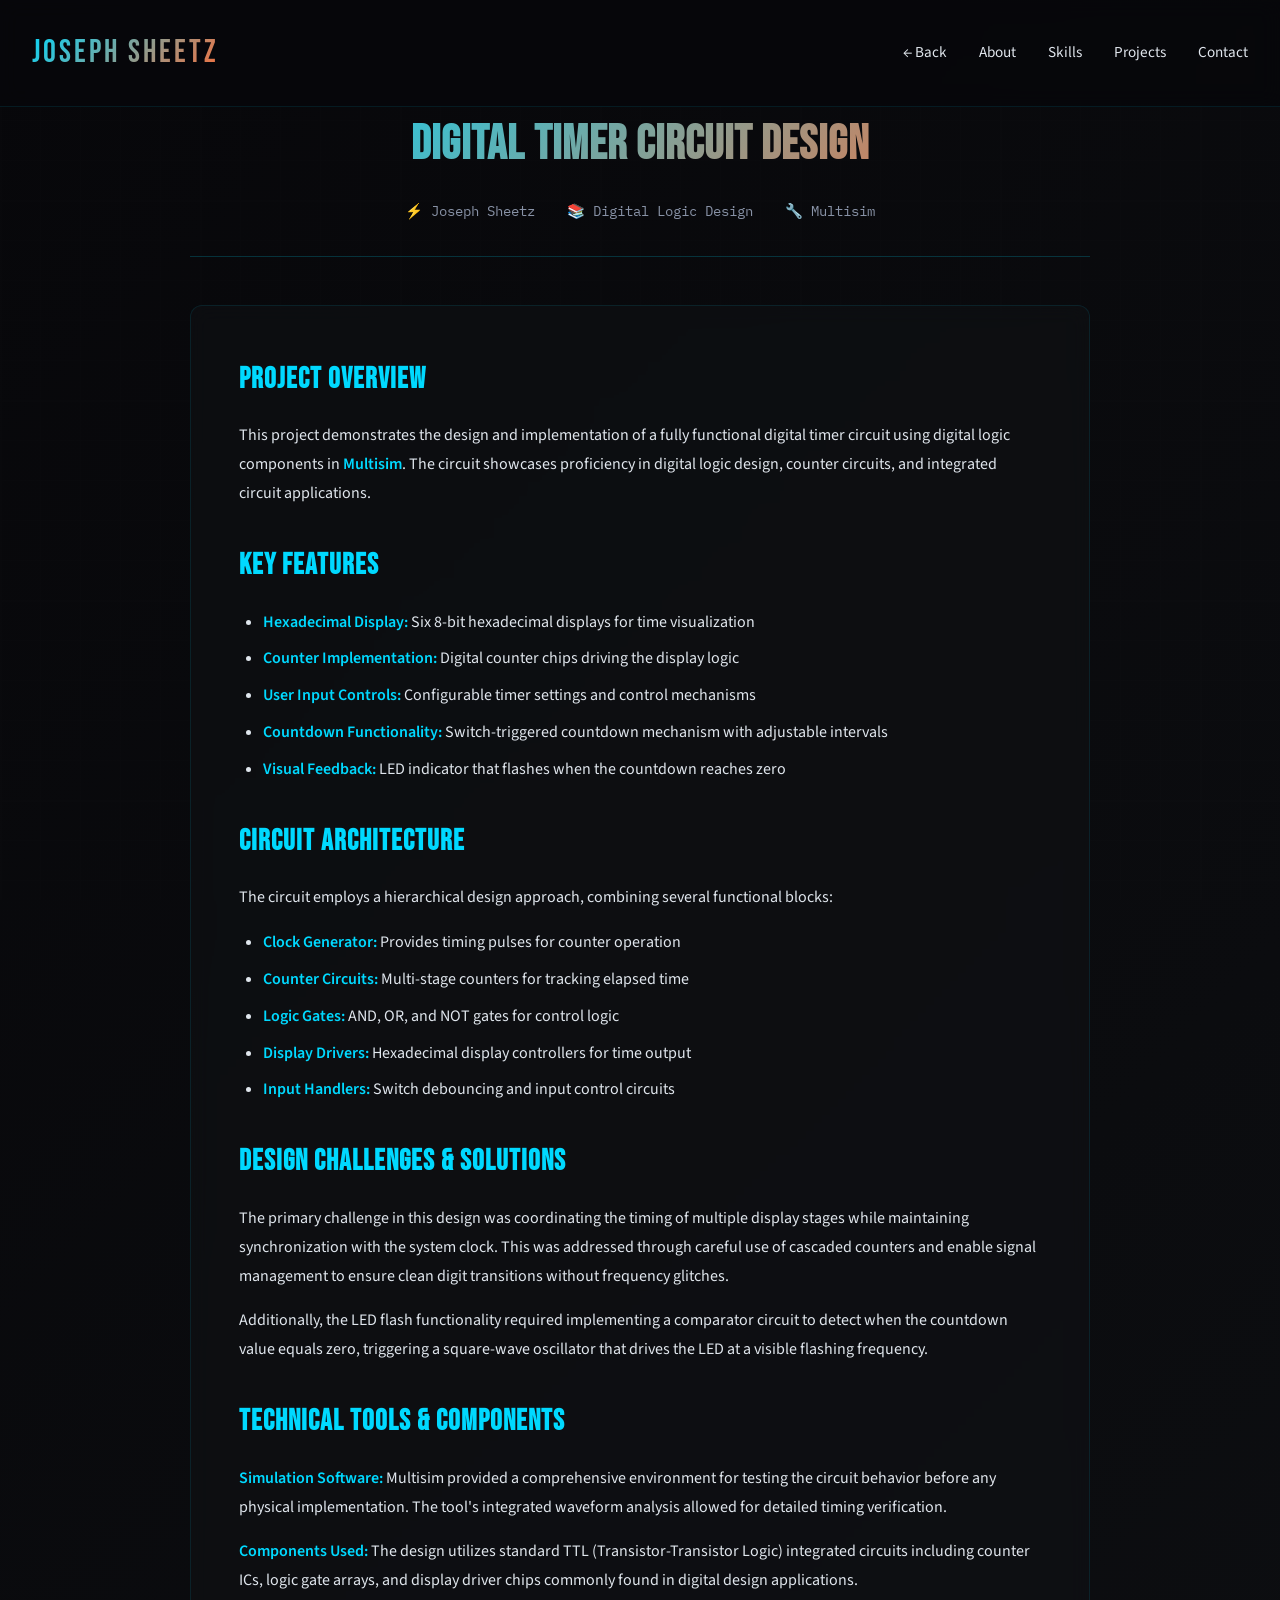
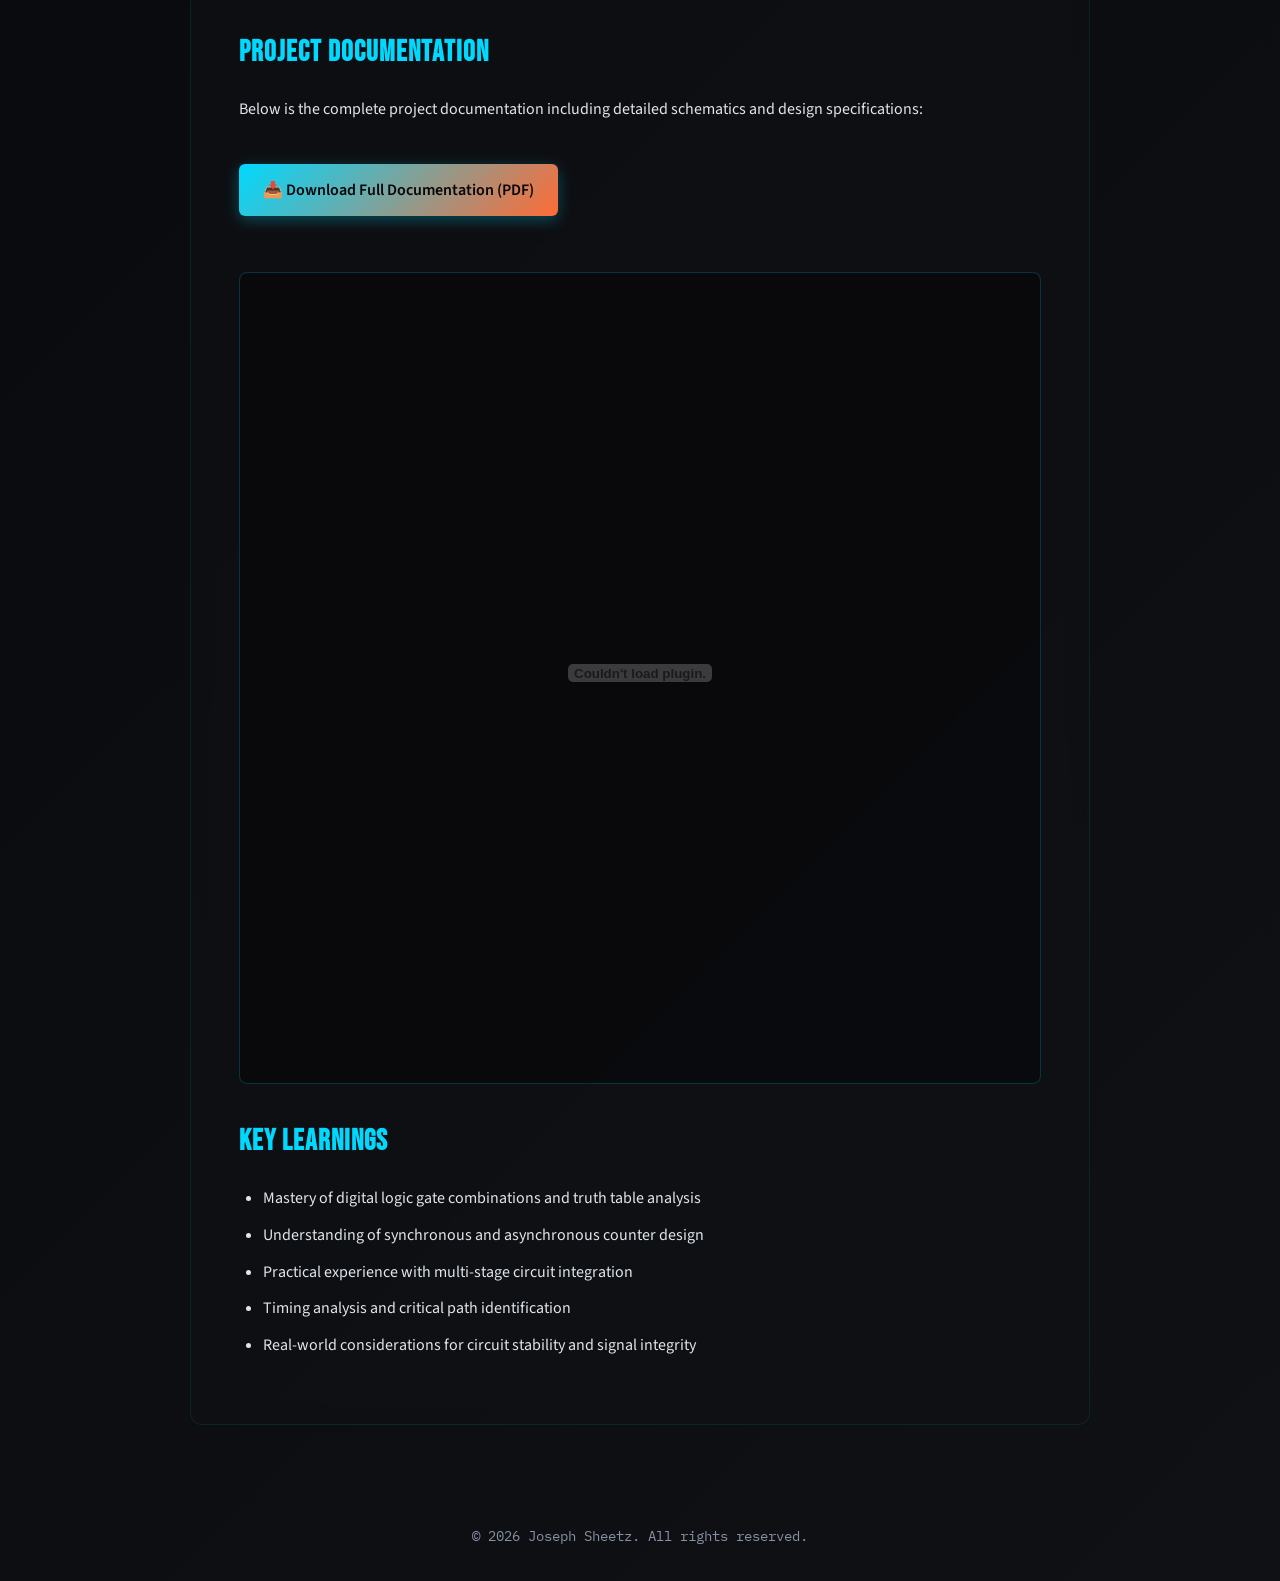
<file: timer-circuit.html>
<!DOCTYPE html>
<html lang="en">
<head>
    <meta charset="UTF-8">
    <meta name="viewport" content="width=device-width, initial-scale=1.0">
    <title>Digital Timer Circuit | Joseph Sheetz</title>
    <link rel="preconnect" href="https://fonts.googleapis.com">
    <link rel="preconnect" href="https://fonts.gstatic.com" crossorigin>
    <link href="https://fonts.googleapis.com/css2?family=Bebas+Neue&family=IBM+Plex+Mono:wght@400;600&family=Source+Sans+3:wght@300;400;600;700&display=swap" rel="stylesheet">
    <link rel="stylesheet" href="assets/css/mobile.css" media="(max-width: 768px)">
    <style>
        :root {
            --primary: #07070a;
            --secondary: #0f1114;
            --accent: #00d9ff;
            --accent-warm: #ff6b35;
            --text: #e0e6ed;
            --text-dim: #8892a6;
            --surface: #0b0d11;
        }

        * {
            margin: 0;
            padding: 0;
            box-sizing: border-box;
        }

        html {
            scroll-padding-top: 80px;
        }

        body {
            font-family: 'Source Sans 3', sans-serif;
            background: linear-gradient(135deg, var(--primary) 0%, var(--secondary) 100%);
            color: var(--text);
            line-height: 1.8;
            min-height: 100vh;
        }

        /* Modern Black/Gray Layered Grid */
        body::before {
            content: '';
            position: fixed;
            inset: 0;
            width: 100%;
            height: 100%;
            background-image:
                linear-gradient(rgba(255,255,255,0.03) 1px, transparent 1px),
                linear-gradient(90deg, rgba(255,255,255,0.03) 1px, transparent 1px),
                linear-gradient(rgba(255,255,255,0.02) 2px, transparent 2px),
                linear-gradient(90deg, rgba(255,255,255,0.02) 2px, transparent 2px);
            background-size: 40px 40px, 40px 40px, 200px 200px, 200px 200px;
            background-position: 0 0, 0 0, 0 0, 0 0;
            mix-blend-mode: overlay;
            pointer-events: none;
            z-index: 0;
            opacity: 0.9;
        }

        /* Header */
        header {
            position: fixed;
            top: 0;
            left: 0;
            right: 0;
            padding: 1rem 2rem;
            z-index: 100;
            background: rgba(7, 7, 10, 0.9);
            backdrop-filter: blur(10px);
            border-bottom: 1px solid rgba(0, 217, 255, 0.1);
        }

        nav {
            max-width: 1400px;
            margin: 0 auto;
            display: flex;
            justify-content: space-between;
            align-items: center;
            padding: 0.5rem 0;
        }

        .logo {
            font-family: 'Bebas Neue', sans-serif;
            font-size: 2rem;
            letter-spacing: 3px;
            background: linear-gradient(135deg, var(--accent), var(--accent-warm));
            -webkit-background-clip: text;
            -webkit-text-fill-color: transparent;
            background-clip: text;
            text-decoration: none;
        }

        .nav-links {
            display: flex;
            gap: 2rem;
            list-style: none;
        }

        .nav-links a {
            color: var(--text);
            text-decoration: none;
            transition: color 0.3s ease;
            font-size: 0.95rem;
        }

        .nav-links a:hover {
            color: var(--accent);
        }

        /* Main Content */
        main {
            position: relative;
            z-index: 10;
            margin-top: 100px;
            margin-bottom: 50px;
            padding: 1rem 1.25rem;
        }

        article {
            max-width: 900px;
            margin: 0 auto;
        }

        .article-header {
            text-align: center;
            margin-bottom: 3rem;
            padding-bottom: 2rem;
            border-bottom: 1px solid rgba(0, 217, 255, 0.2);
        }

        .article-title {
            font-family: 'Bebas Neue', sans-serif;
            font-size: 3rem;
            letter-spacing: 1px;
            margin-bottom: 1.5rem;
            background: linear-gradient(135deg, var(--accent), var(--accent-warm));
            -webkit-background-clip: text;
            -webkit-text-fill-color: transparent;
            background-clip: text;
            line-height: 1.2;
        }

        .article-meta {
            display: flex;
            justify-content: center;
            gap: 2rem;
            color: var(--text-dim);
            font-family: 'IBM Plex Mono', monospace;
            font-size: 0.9rem;
            flex-wrap: wrap;
        }

        .article-content {
            background: rgba(15, 17, 20, 0.6);
            border: 1px solid rgba(0, 217, 255, 0.1);
            border-radius: 12px;
            padding: 3rem;
            backdrop-filter: blur(10px);
        }

        .article-content h2 {
            font-family: 'Bebas Neue', sans-serif;
            font-size: 1.8rem;
            margin: 2rem 0 1rem 0;
            color: var(--accent);
            letter-spacing: 1px;
        }

        .article-content h2:first-child {
            margin-top: 0;
        }

        .article-content p {
            margin-bottom: 1rem;
            color: var(--text);
        }

        .article-content ul {
            margin-left: 1.5rem;
            margin-bottom: 1rem;
        }

        .article-content li {
            margin-bottom: 0.5rem;
        }

        .highlight {
            color: var(--accent);
            font-weight: 600;
        }

        .formula {
            background: rgba(0, 217, 255, 0.05);
            border-left: 3px solid var(--accent);
            padding: 1rem 1.5rem;
            margin: 1.5rem 0;
            font-family: 'IBM Plex Mono', monospace;
            overflow-x: auto;
        }

        blockquote {
            border-left: 3px solid var(--accent-warm);
            padding-left: 1.5rem;
            margin: 1.5rem 0;
            color: var(--text-dim);
            font-style: italic;
        }

        .pdf-viewer {
            margin: 2rem 0;
            border: 1px solid rgba(0, 217, 255, 0.2);
            border-radius: 8px;
            overflow: hidden;
            background: rgba(0, 0, 0, 0.3);
        }

        .pdf-viewer embed {
            width: 100%;
            height: 800px;
            border: none;
        }

        .download-btn {
            display: inline-block;
            background: linear-gradient(135deg, var(--accent), var(--accent-warm));
            color: var(--primary);
            padding: 0.75rem 1.5rem;
            border-radius: 6px;
            text-decoration: none;
            font-weight: 600;
            transition: all 0.3s ease;
            box-shadow: 0 4px 15px rgba(0, 217, 255, 0.3);
            margin: 1.5rem 0;
        }

        .download-btn:hover {
            transform: translateY(-2px);
            box-shadow: 0 6px 25px rgba(0, 217, 255, 0.5);
        }

        /* Footer */
        footer {
            position: relative;
            text-align: center;
            padding: 2rem;
            color: var(--text-dim);
            font-family: 'IBM Plex Mono', monospace;
            font-size: 0.9rem;
            z-index: 10;
        }

        /* Responsive */
        @media (max-width: 768px) {
            .nav-links {
                gap: 1rem;
            }

            .article-title {
                font-size: 2rem;
            }

            .article-content {
                padding: 1.5rem;
            }

            .article-meta {
                flex-direction: column;
                gap: 0.5rem;
            }

            .pdf-viewer embed {
                height: 500px;
            }
        }
    </style>
</head>
<body>
    <header>
        <nav>
            <a href="index.html" class="logo">JOSEPH SHEETZ</a>
            <ul class="nav-links">
                <li><a href="index.html#projects">← Back</a></li>
                <li><a href="index.html#about">About</a></li>
                <li><a href="index.html#skills">Skills</a></li>
                <li><a href="index.html#projects">Projects</a></li>
                <li><a href="index.html#contact">Contact</a></li>
            </ul>
        </nav>
    </header>

    <main>
        <article>
            <div class="article-header">
                <h1 class="article-title">Digital Timer Circuit Design</h1>
                <div class="article-meta">
                    <span>⚡ Joseph Sheetz</span>
                    <span>📚 Digital Logic Design</span>
                    <span>🔧 Multisim</span>
                </div>
            </div>

            <div class="article-content">
                <h2>Project Overview</h2>
                <p>This project demonstrates the design and implementation of a fully functional digital timer circuit using digital logic components in <span class="highlight">Multisim</span>. The circuit showcases proficiency in digital logic design, counter circuits, and integrated circuit applications.</p>

                <h2>Key Features</h2>
                <ul>
                    <li><span class="highlight">Hexadecimal Display:</span> Six 8-bit hexadecimal displays for time visualization</li>
                    <li><span class="highlight">Counter Implementation:</span> Digital counter chips driving the display logic</li>
                    <li><span class="highlight">User Input Controls:</span> Configurable timer settings and control mechanisms</li>
                    <li><span class="highlight">Countdown Functionality:</span> Switch-triggered countdown mechanism with adjustable intervals</li>
                    <li><span class="highlight">Visual Feedback:</span> LED indicator that flashes when the countdown reaches zero</li>
                </ul>

                <h2>Circuit Architecture</h2>
                <p>The circuit employs a hierarchical design approach, combining several functional blocks:</p>
                <ul>
                    <li><span class="highlight">Clock Generator:</span> Provides timing pulses for counter operation</li>
                    <li><span class="highlight">Counter Circuits:</span> Multi-stage counters for tracking elapsed time</li>
                    <li><span class="highlight">Logic Gates:</span> AND, OR, and NOT gates for control logic</li>
                    <li><span class="highlight">Display Drivers:</span> Hexadecimal display controllers for time output</li>
                    <li><span class="highlight">Input Handlers:</span> Switch debouncing and input control circuits</li>
                </ul>

                <h2>Design Challenges & Solutions</h2>
                <p>The primary challenge in this design was coordinating the timing of multiple display stages while maintaining synchronization with the system clock. This was addressed through careful use of cascaded counters and enable signal management to ensure clean digit transitions without frequency glitches.</p>

                <p>Additionally, the LED flash functionality required implementing a comparator circuit to detect when the countdown value equals zero, triggering a square-wave oscillator that drives the LED at a visible flashing frequency.</p>

                <h2>Technical Tools & Components</h2>
                <p><span class="highlight">Simulation Software:</span> Multisim provided a comprehensive environment for testing the circuit behavior before any physical implementation. The tool's integrated waveform analysis allowed for detailed timing verification.</p>

                <p><span class="highlight">Components Used:</span> The design utilizes standard TTL (Transistor-Transistor Logic) integrated circuits including counter ICs, logic gate arrays, and display driver chips commonly found in digital design applications.</p>

                <h2>Project Documentation</h2>
                <p>Below is the complete project documentation including detailed schematics and design specifications:</p>
                
                <a href="Timer Curcit.pdf" download class="download-btn">📥 Download Full Documentation (PDF)</a>

                <div class="pdf-viewer">
                    <embed src="Timer Curcit.pdf" type="application/pdf" />
                </div>

                <h2>Key Learnings</h2>
                <ul>
                    <li>Mastery of digital logic gate combinations and truth table analysis</li>
                    <li>Understanding of synchronous and asynchronous counter design</li>
                    <li>Practical experience with multi-stage circuit integration</li>
                    <li>Timing analysis and critical path identification</li>
                    <li>Real-world considerations for circuit stability and signal integrity</li>
                </ul>
            </div>
        </article>
    </main>

    <footer>
        <p>&copy; 2026 Joseph Sheetz. All rights reserved.</p>
    </footer>
</body>
</html>
</file>
<file: assets/css/mobile.css>
/* Mobile-only overrides (applies via media attribute in HTML link) */
/* Keeps desktop styles unchanged while improving touch and spacing on small screens */

html, body {
  -webkit-text-size-adjust: 100%;
}

body {
  padding-bottom: 80px;
  font-size: 16px;
}

header {
  padding: 0.75rem 1rem !important;
}

/* Remove pinned/fixed header on mobile so ribbon doesn't stay pinned */
header {
  position: relative !important;
  top: auto !important;
  left: auto !important;
  right: auto !important;
  background: transparent !important;
  border-bottom: none !important;
}

nav {
  padding: 0;
}

.nav-links {
  display: flex !important;
  flex-direction: row;
  flex-wrap: nowrap;
  justify-content: flex-end;
  gap: 0.5rem !important;
  overflow-x: auto;
  -webkit-overflow-scrolling: touch;
}

.nav-links a {
  padding: 0.6rem 0.9rem;
  font-size: 0.85rem !important;
  display: inline-block;
}

/* Reduce header/logo sizing so nav + logo fit on one line */
.logo-text {
  font-size: 1.1rem !important;
  letter-spacing: 1px !important;
}

.logo-pic {
  width: 28px !important;
  height: 28px !important;
}

header nav {
  align-items: center !important;
  gap: 0.5rem !important;
}

/* Ensure nav doesn't wrap to next line; allow horizontal scroll as fallback */
header {
  white-space: nowrap;
}

.hero {
  padding-top: 5rem !important;
  padding-left: 1rem !important;
  padding-right: 1rem !important;
  grid-template-columns: 1fr !important;
  gap: 1rem !important;
}

.hero-content h1 {
  font-size: 2.8rem !important;
  line-height: 1.05 !important;
}

.profile-picture, .hero-profile-pic {
  width: 140px !important;
  height: 140px !important;
}

.hero-buttons {
  flex-direction: column !important;
  gap: 0.75rem !important;
}

.btn {
  padding: 0.9rem 1rem !important;
  border-radius: 8px !important;
}

.btn-primary, .btn-secondary, .btn-submit {
  width: 100% !important;
  text-align: center !important;
}

.section-title {
  font-size: 2rem !important;
}

.article-content, .pdf-container, .project-card {
  padding: 1rem !important;
}

.pdf-viewer embed, .pdf-viewer iframe, .pdf-viewer {
  height: 480px !important;
}

.projects-grid, .skills-grid, .about-content {
  grid-template-columns: 1fr !important;
}

.contact-links {
  flex-direction: column !important;
  align-items: stretch !important;
  gap: 0.75rem !important;
}

.project-tags {
  justify-content: flex-start !important;
}

/* Slightly larger tap targets for links/buttons */
a, button {
  -webkit-tap-highlight-color: rgba(0,0,0,0.05);
}

/* Hide the header 'Contact' nav link on mobile while keeping Resume visible */
.nav-links a[href="#contact"] {
  display: none !important;
}
</file>
